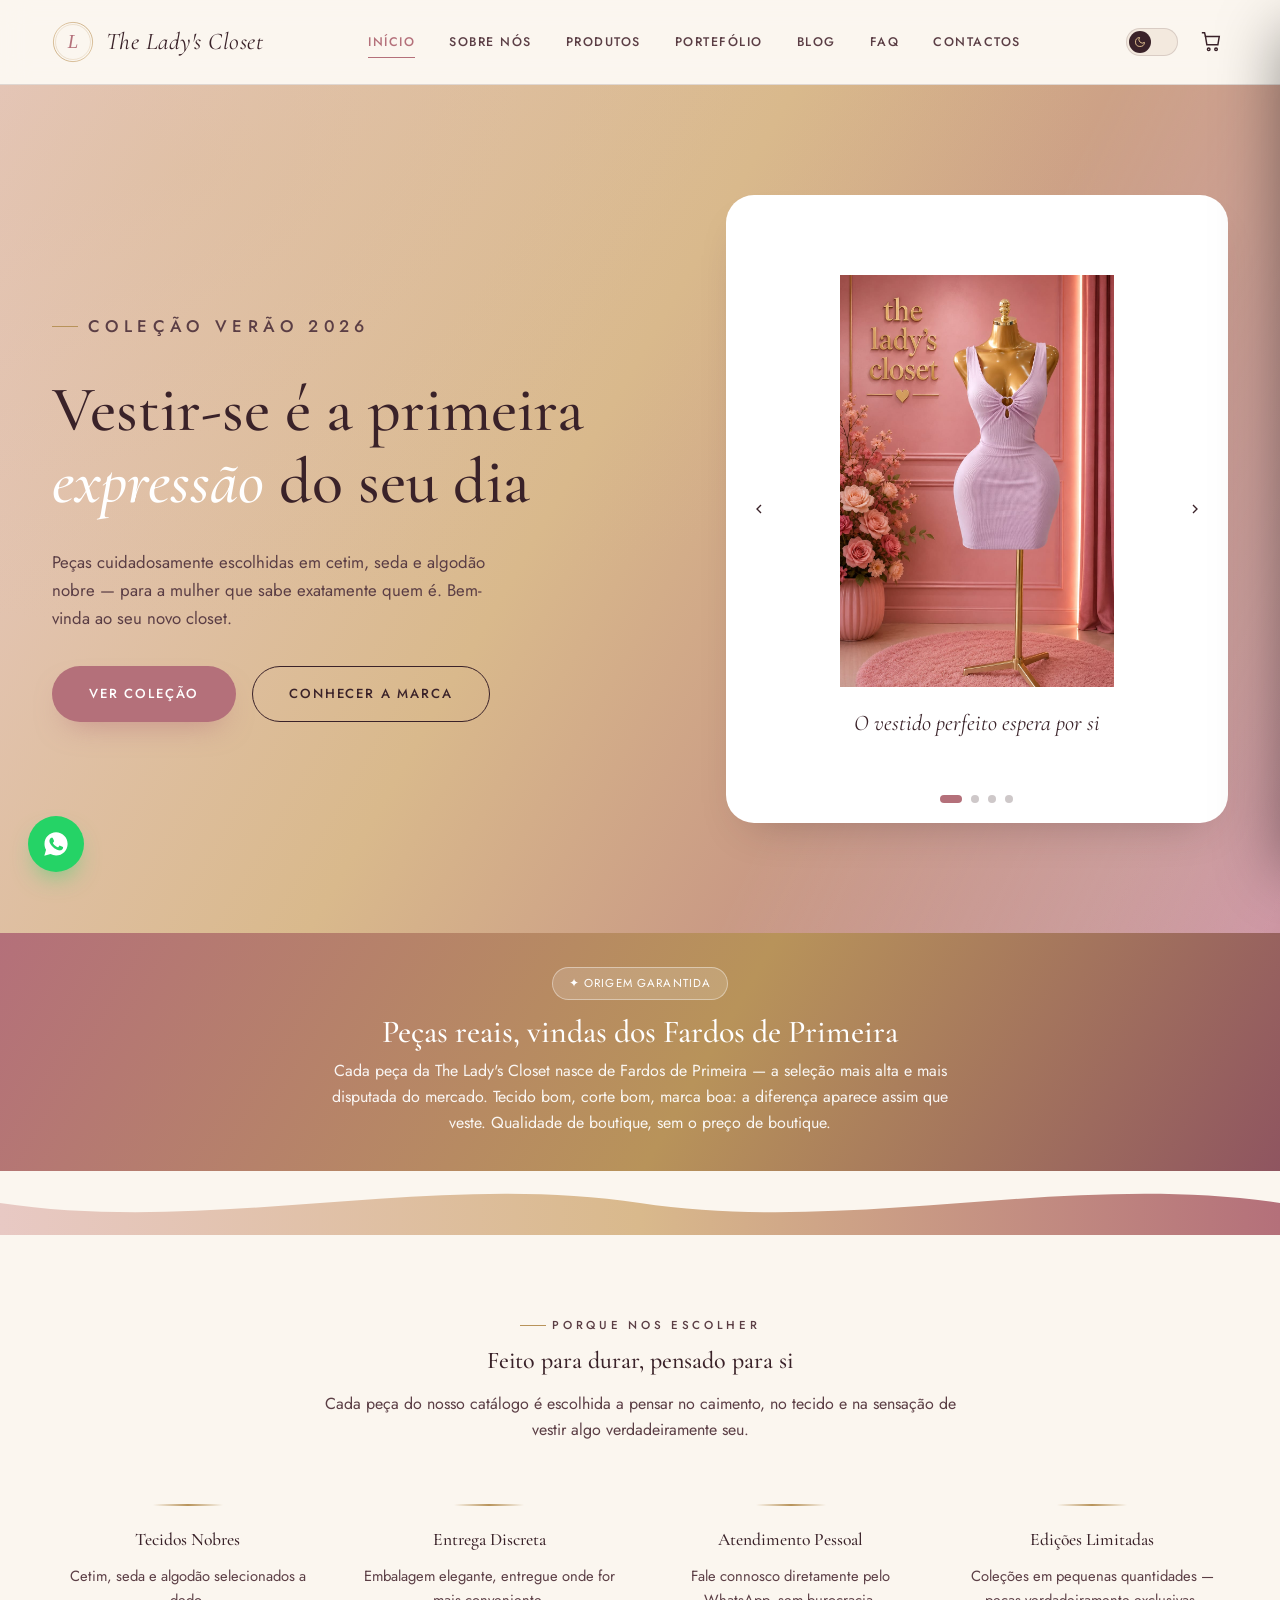
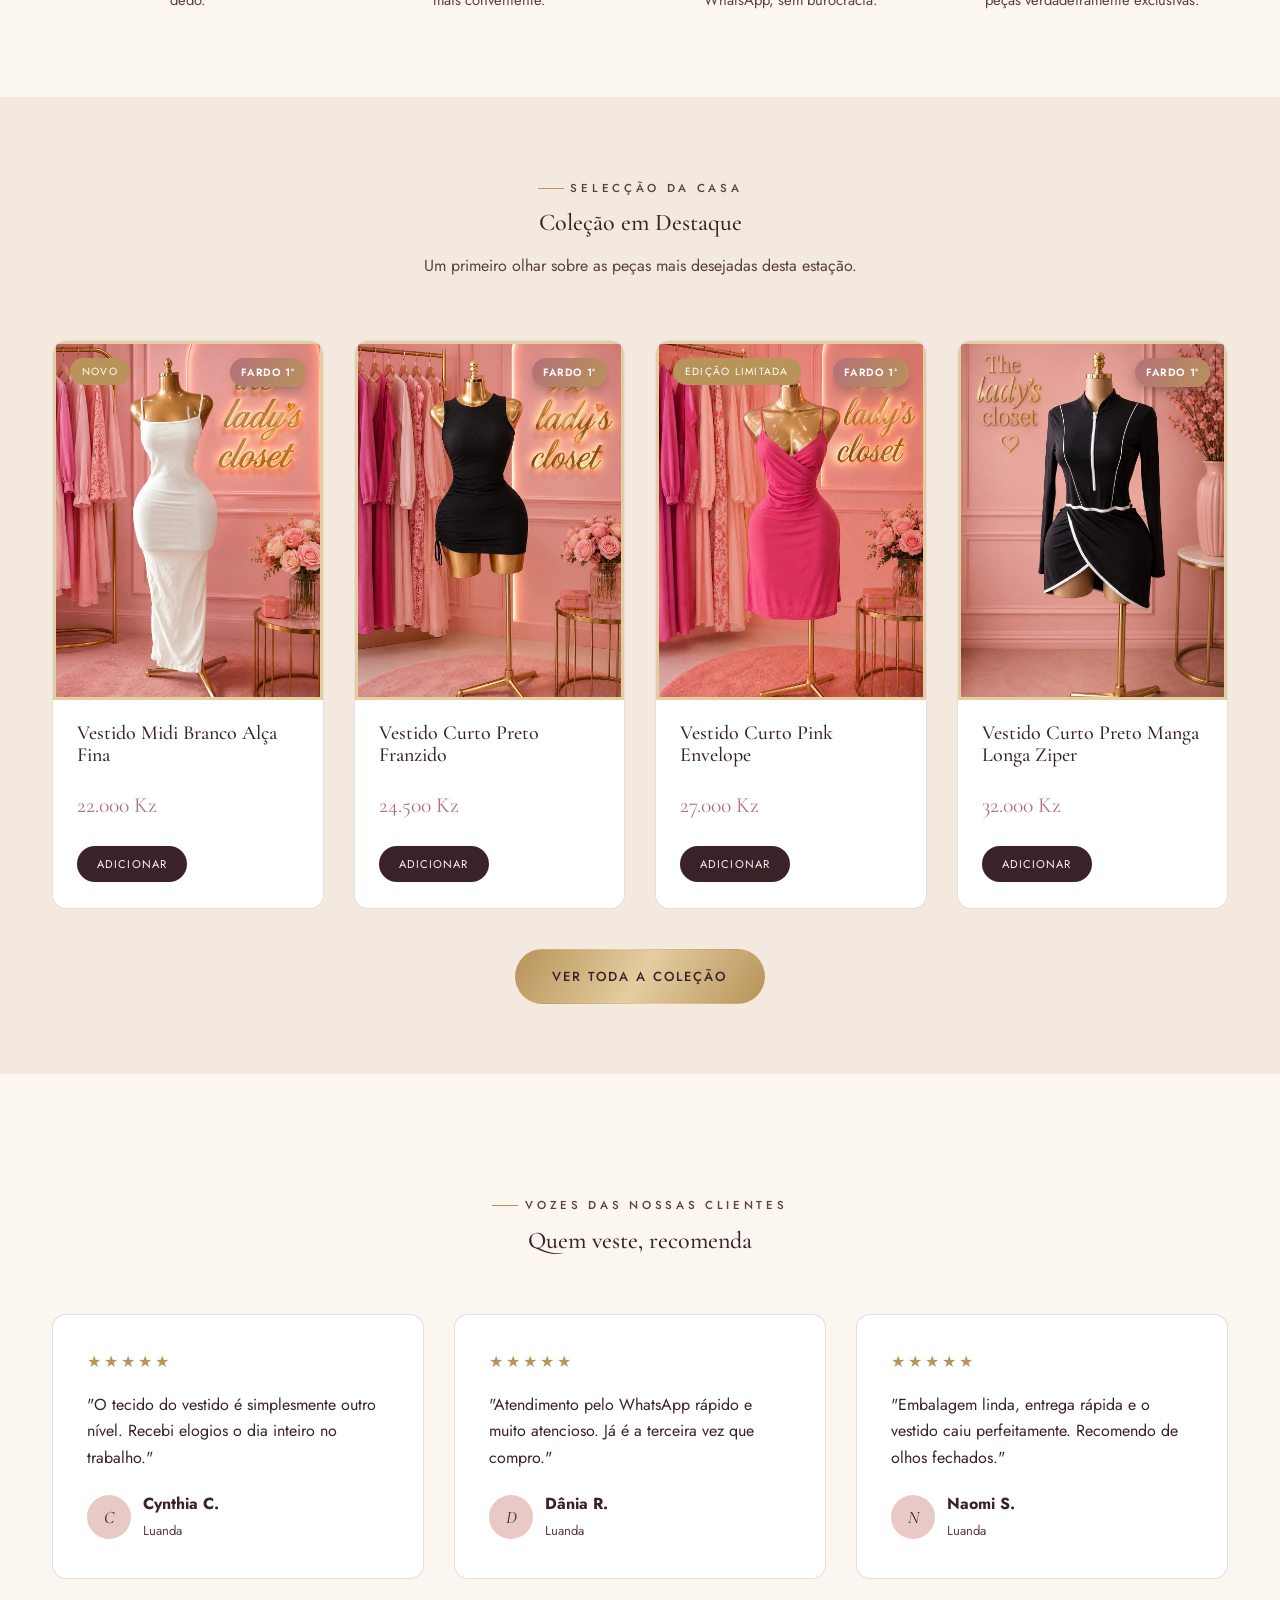
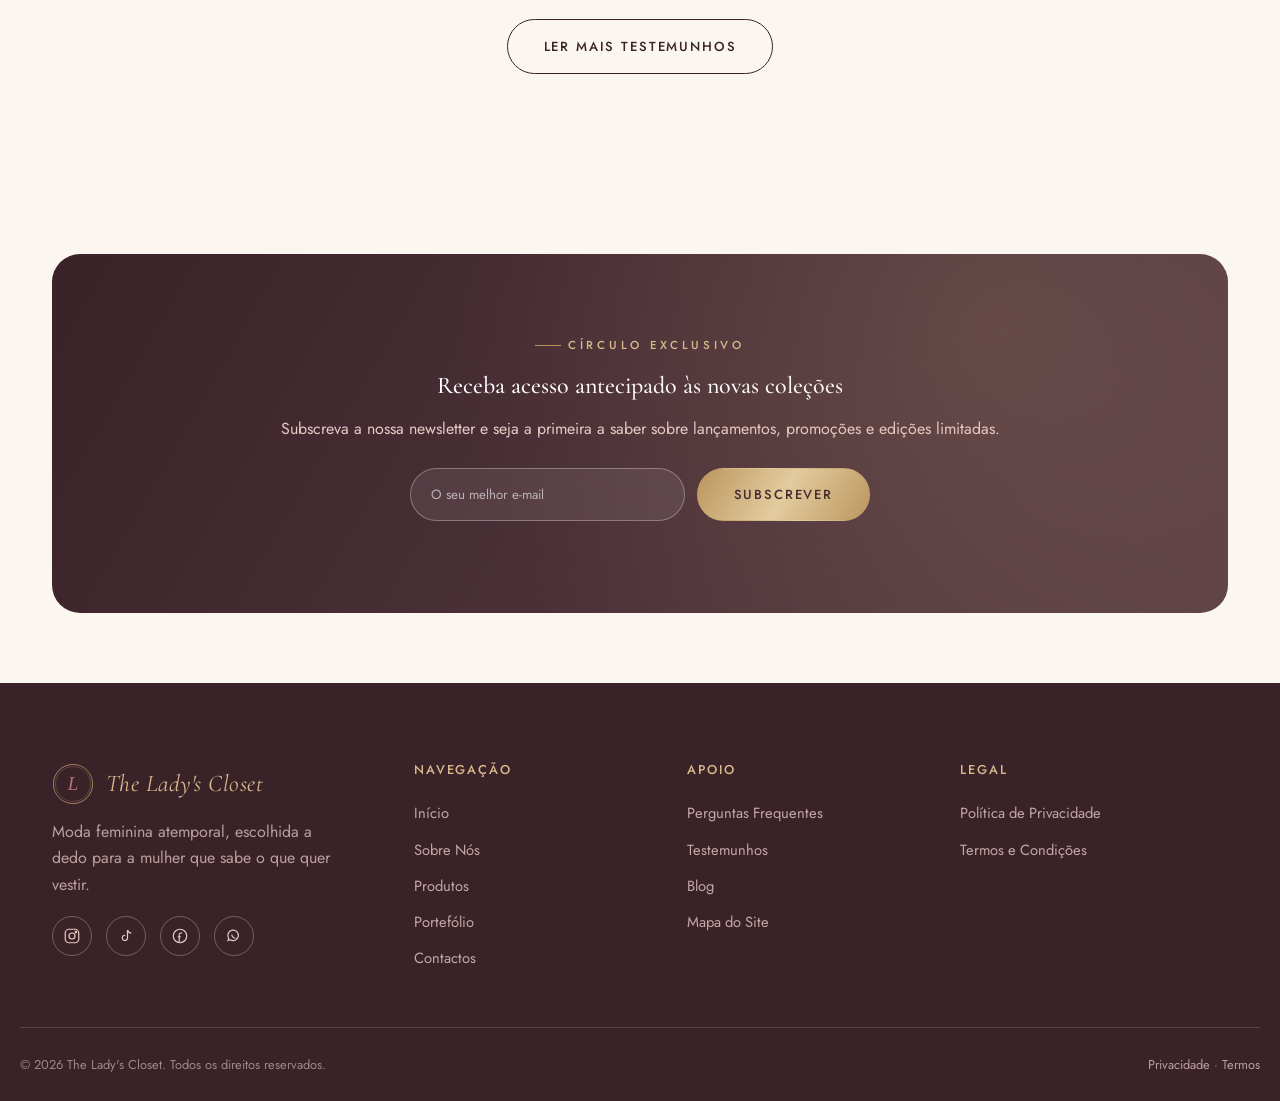
<file: index.html>
<!DOCTYPE html>
<html lang="pt">
<head>
  <!-- Google tag (gtag.js) -->
<script async src="https://www.googletagmanager.com/gtag/js?id=G-2V28P3K8R2"></script>
<script>
  window.dataLayer = window.dataLayer || [];
  function gtag(){dataLayer.push(arguments);}
  gtag('js', new Date());

  gtag('config', 'G-2V28P3K8R2');
</script>
<meta charset="UTF-8">
<meta name="viewport" content="width=device-width, initial-scale=1.0">
<title>The Lady's Closet — Moda feminina com alma e elegância</title>
<meta name="description" content="The Lady's Closet — boutique online de moda feminina. Peças atemporais, tecidos nobres e um atendimento pensado para si.">
<meta property="og:type" content="website">
<meta property="og:title" content="The Lady's Closet — Moda feminina com alma e elegância">
<meta property="og:description" content="The Lady's Closet — boutique online de moda feminina. Peças atemporais, tecidos nobres e um atendimento pensado para si.">
<meta property="og:image" content="Media/V6.jpg">
<meta property="og:locale" content="pt_PT">
<meta name="twitter:card" content="summary_large_image">
<meta name="twitter:title" content="The Lady's Closet — Moda feminina com alma e elegância">
<meta name="twitter:description" content="The Lady's Closet — boutique online de moda feminina. Peças atemporais, tecidos nobres e um atendimento pensado para si.">
<meta name="twitter:image" content="Media/V6.jpg">
<link rel="icon" href="Media/logo.svg" type="image/svg+xml">
<link rel="stylesheet" href="CSS/style.css">
</head>
<body>

<a href="#conteudo" class="skip-link">Saltar para o conteúdo</a>
<header class="navbar">
  <div class="container nav-inner">
    <a href="index.html" class="brand">
      <img src="Media/logo.svg" alt="Símbolo The Lady's Closet" loading="lazy" decoding="async">
      <span class="brand-name">The Lady's Closet</span>
    </a>
    <nav class="nav-links" id="menuPrincipal">
      <a href="index.html" class="ativo">Início</a>
      <a href="HTML/sobre-nos.html">Sobre Nós</a>
      <a href="HTML/produtos.html">Produtos</a>
      <a href="HTML/portfolio.html">Portefólio</a>
      <a href="HTML/blog.html">Blog</a>
      <a href="HTML/faq.html">FAQ</a>
      <a href="HTML/contactos.html">Contactos</a>
    </nav>
    <div class="nav-actions">
      <button class="toggle-escuro" aria-label="Alternar modo escuro">
        <span class="bola">
          <svg viewBox="0 0 24 24" fill="none" stroke="currentColor" stroke-width="2"><path d="M21 12.79A9 9 0 1 1 11.21 3 7 7 0 0 0 21 12.79z"/></svg>
        </span>
      </button>
      <button class="icon-btn" data-abrir-carrinho aria-label="Abrir carrinho">
        <svg viewBox="0 0 24 24" fill="none" stroke="currentColor" stroke-width="1.6"><path d="M6 6h15l-1.5 9h-12z"/><path d="M6 6 5 2H2"/><circle cx="9.5" cy="20" r="1.4"/><circle cx="17.5" cy="20" r="1.4"/></svg>
        <span class="cart-count">0</span>
      </button>
      <button class="nav-burger" aria-label="Abrir menu" aria-expanded="false" aria-controls="menuPrincipal">
        <span class="burger-linha"></span>
        <span class="burger-linha"></span>
        <span class="burger-linha"></span>
      </button>
    </div>
  </div>
</header>

<!-- HERO -->
<section id="conteudo" class="hero">
  <div class="container hero-grid">
    <div>
      <p class="eyebrow">Coleção Verão 2026</p>
      <h1>Vestir-se é a primeira <em>expressão</em> do seu dia</h1>
      <p>Peças cuidadosamente escolhidas em cetim, seda e algodão nobre — para a mulher que sabe exatamente quem é. Bem-vinda ao seu novo closet.</p>
      <div class="hero-actions">
        <a href="HTML/produtos.html" class="btn btn-primary">Ver Coleção</a>
        <a href="HTML/sobre-nos.html" class="btn btn-outline">Conhecer a Marca</a>
      </div>
    </div>
    <div class="hero-carrossel" data-carrossel data-intervalo="4500">
      <div class="carrossel-slide">
        <img src="Media/V6.jpg" alt="Vestido Curto Lilás Recorte Coração">
        <span>O vestido perfeito espera por si</span>
      </div>
      <div class="carrossel-slide">
        <img src="Media/V7.jpg" alt="Vestido Midi Rosa Canelado">
        <span>Destaque-se com elegância</span>
      </div>
      <div class="carrossel-slide">
        <img src="Media/V3.jpg" alt="Vestido Curto Branco Mangas Bufantes">
        <span>Exclusividade em cada peça</span>
      </div>
      <div class="carrossel-slide">
        <img src="Media/V12.jpg" alt="Vestido Midi Preto Alça Fina">
        <span>Tendências que encantam</span>
      </div>
      <button class="carrossel-seta prev" aria-label="Slide anterior"><svg viewBox="0 0 24 24" fill="none" stroke="currentColor" stroke-width="2"><path d="M15 18l-6-6 6-6"/></svg></button>
      <button class="carrossel-seta next" aria-label="Próximo slide"><svg viewBox="0 0 24 24" fill="none" stroke="currentColor" stroke-width="2"><path d="M9 18l6-6-6-6"/></svg></button>
      <div class="carrossel-dots"></div>
    </div>
  </div>
</section>

<section class="faixa-fardos">
  <div class="container">
    <span class="selo">✦ Origem garantida</span>
    <h2>Peças reais, vindas dos Fardos de Primeira</h2>
    <p>Cada peça da The Lady's Closet nasce de Fardos de Primeira — a seleção mais alta e mais disputada do mercado. Tecido bom, corte bom, marca boa: a diferença aparece assim que veste. Qualidade de boutique, sem o preço de boutique.</p>
  </div>
</section>

<svg width="0" height="0" style="position:absolute">
  <defs>
    <linearGradient id="ribbonGradGlobal" x1="0%" y1="0%" x2="100%" y2="0%">
      <stop offset="0%" stop-color="#E8C9C4"/>
      <stop offset="50%" stop-color="#D9B98C"/>
      <stop offset="100%" stop-color="#B4707A"/>
    </linearGradient>
  </defs>
</svg>
<svg class="ribbon-divider" viewBox="0 0 1200 60" preserveAspectRatio="none"><path d="M0 30 C 200 60, 400 0, 600 30 C 800 60, 1000 0, 1200 30 L1200 60 L0 60 Z"></path></svg>

<!-- SOBRE / DIFERENCIAIS -->
<section class="section-tight">
  <div class="container">
    <div class="section-head reveal">
      <p class="eyebrow">Porque nos escolher</p>
      <h2>Feito para durar, pensado para si</h2>
      <p>Cada peça do nosso catálogo é escolhida a pensar no caimento, no tecido e na sensação de vestir algo verdadeiramente seu.</p>
    </div>
    <div class="grid grid-4">
      <div class="text-center reveal">
        <div class="divisor-ouro"></div>
        <h3 style="font-size:1.1rem">Tecidos Nobres</h3>
        <p style="color:var(--text-soft); font-size:.92rem">Cetim, seda e algodão selecionados a dedo.</p>
      </div>
      <div class="text-center reveal">
        <div class="divisor-ouro"></div>
        <h3 style="font-size:1.1rem">Entrega Discreta</h3>
        <p style="color:var(--text-soft); font-size:.92rem">Embalagem elegante, entregue onde for mais conveniente.</p>
      </div>
      <div class="text-center reveal">
        <div class="divisor-ouro"></div>
        <h3 style="font-size:1.1rem">Atendimento Pessoal</h3>
        <p style="color:var(--text-soft); font-size:.92rem">Fale connosco diretamente pelo WhatsApp, sem burocracia.</p>
      </div>
      <div class="text-center reveal">
        <div class="divisor-ouro"></div>
        <h3 style="font-size:1.1rem">Edições Limitadas</h3>
        <p style="color:var(--text-soft); font-size:.92rem">Coleções em pequenas quantidades — peças verdadeiramente exclusivas.</p>
      </div>
    </div>
  </div>
</section>

<!-- COLEÇÃO EM DESTAQUE -->
<section class="section-tight" style="background:var(--bg-alt)">
  <div class="container">
    <div class="section-head reveal">
      <p class="eyebrow">Selecção da Casa</p>
      <h2>Coleção em Destaque</h2>
      <p>Um primeiro olhar sobre as peças mais desejadas desta estação.</p>
    </div>
    <div class="grid grid-4">
      <div class="card reveal">
        <div class="card-media"><span class="tag-gold">Novo</span><span class="tag-fardo">Fardo 1ª</span><img src="Media/V10.jpg" alt="Vestido Midi Branco Alça Fina" loading="lazy" decoding="async"></div>
        <div class="card-body">
          <h3>Vestido Midi Branco Alça Fina</h3>
          <p class="preco">22.000 Kz</p>
          <div class="card-actions">
            <button class="add-carrinho" data-id="v10" data-nome="Vestido Midi Branco Alça Fina" data-preco="22000" data-imagem="Media/V10.jpg">Adicionar</button>
          </div>
        </div>
      </div>
      <div class="card reveal">
        <div class="card-media"><span class="tag-fardo">Fardo 1ª</span><img src="Media/V11.jpg" alt="Vestido Curto Preto Franzido" loading="lazy" decoding="async"></div>
        <div class="card-body">
          <h3>Vestido Curto Preto Franzido</h3>
          <p class="preco">24.500 Kz</p>
          <div class="card-actions">
            <button class="add-carrinho" data-id="v11" data-nome="Vestido Curto Preto Franzido" data-preco="24500" data-imagem="Media/V11.jpg">Adicionar</button>
          </div>
        </div>
      </div>
      <div class="card reveal">
        <div class="card-media"><span class="tag-gold">Edição Limitada</span><span class="tag-fardo">Fardo 1ª</span><img src="Media/V15.jpg" alt="Vestido Curto Pink Envelope" loading="lazy" decoding="async"></div>
        <div class="card-body">
          <h3>Vestido Curto Pink Envelope</h3>
          <p class="preco">27.000 Kz</p>
          <div class="card-actions">
            <button class="add-carrinho" data-id="v15" data-nome="Vestido Curto Pink Envelope" data-preco="27000" data-imagem="Media/V15.jpg">Adicionar</button>
          </div>
        </div>
      </div>
      <div class="card reveal">
        <div class="card-media"><span class="tag-fardo">Fardo 1ª</span><img src="Media/V16.jpg" alt="Vestido Curto Preto Manga Longa Ziper" loading="lazy" decoding="async"></div>
        <div class="card-body">
          <h3>Vestido Curto Preto Manga Longa Ziper</h3>
          <p class="preco">32.000 Kz</p>
          <div class="card-actions">
            <button class="add-carrinho" data-id="v16" data-nome="Vestido Curto Preto Manga Longa Ziper" data-preco="32000" data-imagem="Media/V16.jpg">Adicionar</button>
          </div>
        </div>
      </div>
    </div>
    <div class="text-center mt-40 reveal">
      <a href="HTML/produtos.html" class="btn btn-gold">Ver Toda a Coleção</a>
    </div>
  </div>
</section>

<!-- DEPOIMENTOS RESUMO -->
<section>
  <div class="container">
    <div class="section-head reveal">
      <p class="eyebrow">Vozes das nossas clientes</p>
      <h2>Quem veste, recomenda</h2>
    </div>
    <div class="grid grid-3">
      <div class="depoimento-card reveal">
        <div class="estrelas">★★★★★</div>
        <p>"O tecido do vestido é simplesmente outro nível. Recebi elogios o dia inteiro no trabalho."</p>
        <div class="depoimento-autor">
          <div class="avatar-inicial">C</div>
          <div><strong>Cynthia C.</strong><br><span style="font-size:.82rem; color:var(--text-soft)">Luanda</span></div>
        </div>
      </div>
      <div class="depoimento-card reveal">
        <div class="estrelas">★★★★★</div>
        <p>"Atendimento pelo WhatsApp rápido e muito atencioso. Já é a terceira vez que compro."</p>
        <div class="depoimento-autor">
          <div class="avatar-inicial">D</div>
          <div><strong>Dânia R.</strong><br><span style="font-size:.82rem; color:var(--text-soft)">Luanda</span></div>
        </div>
      </div>
      <div class="depoimento-card reveal">
        <div class="estrelas">★★★★★</div>
        <p>"Embalagem linda, entrega rápida e o vestido caiu perfeitamente. Recomendo de olhos fechados."</p>
        <div class="depoimento-autor">
          <div class="avatar-inicial">N</div>
          <div><strong>Naomi S.</strong><br><span style="font-size:.82rem; color:var(--text-soft)">Luanda</span></div>
        </div>
      </div>
    </div>
    <div class="text-center mt-40 reveal">
      <a href="HTML/depoimentos.html" class="btn btn-outline">Ler Mais Testemunhos</a>
    </div>
  </div>
</section>

<!-- NEWSLETTER -->
<section class="section-tight">
  <div class="container">
    <div class="newsletter reveal">
      <p class="eyebrow" style="color:var(--champagne)">Círculo Exclusivo</p>
      <h2>Receba acesso antecipado às novas coleções</h2>
      <p>Subscreva a nossa newsletter e seja a primeira a saber sobre lançamentos, promoções e edições limitadas.</p>
      <form class="newsletter-form">
        <input type="email" placeholder="O seu melhor e-mail" required>
        <button type="submit" class="btn btn-gold">Subscrever</button>
      </form>
      <p class="newsletter-msg"></p>
    </div>
  </div>
</section>

<!-- CARRINHO -->
<div class="carrinho-overlay" id="carrinhoOverlay"></div>
<aside class="carrinho-drawer" id="carrinhoDrawer">
  <div class="carrinho-cabecalho">
    <h3>O Seu Carrinho</h3>
    <button class="icon-btn" data-fechar-carrinho aria-label="Fechar carrinho">
      <svg viewBox="0 0 24 24" fill="none" stroke="currentColor" stroke-width="1.6"><path d="M6 6l12 12M18 6L6 18"/></svg>
    </button>
  </div>
  <div class="carrinho-itens" id="carrinhoItens"></div>
  <div class="carrinho-rodape">
    <div class="carrinho-total"><span>Total</span><span id="carrinhoTotal">0 Kz</span></div>
    <button class="btn btn-primary btn-block" id="finalizarPedido">Finalizar pelo WhatsApp</button>
  </div>
</aside>

<footer>
  <div class="container footer-grid">
    <div class="footer-brand">
      <a href="index.html" class="brand"><img src="Media/logo.svg" alt="Logótipo" loading="lazy" decoding="async"><span class="brand-name" style="color:var(--champagne)">The Lady's Closet</span></a>
      <p>Moda feminina atemporal, escolhida a dedo para a mulher que sabe o que quer vestir.</p>
      <div class="social-row">
        <a href="https://instagram.com/the_ladys_closet.ao" target="_blank" rel="noopener" aria-label="Instagram"><svg viewBox="0 0 24 24" fill="none" stroke="currentColor" stroke-width="1.6"><rect x="3" y="3" width="18" height="18" rx="5"/><circle cx="12" cy="12" r="4"/><circle cx="17.2" cy="6.8" r="1"/></svg></a>
        <a href="https://tiktok.com" target="_blank" rel="noopener" aria-label="TikTok"><svg viewBox="0 0 24 24" fill="none" stroke="currentColor" stroke-width="1.6"><path d="M14 4v10.5a3.5 3.5 0 1 1-3-3.46"/><path d="M14 4c.7 2.4 2.4 4 5 4.2"/></svg></a>
        <a href="https://facebook.com/theladyscloset" target="_blank" rel="noopener" aria-label="Facebook"><svg viewBox="0 0 24 24" fill="none" stroke="currentColor" stroke-width="1.6"><path d="M15 8h-2a2 2 0 0 0-2 2v10M9 13h4"/><circle cx="12" cy="12" r="9"/></svg></a>
        <a href="https://wa.me/244954251078?text=Olá!%20Gostaria%20de%20saber%20mais%20sobre%20os%20produtos." target="_blank" rel="noopener" aria-label="WhatsApp"><svg viewBox="0 0 24 24" fill="none" stroke="currentColor" stroke-width="1.6"><path d="M7 17l-3 1 1-3a7 7 0 1 1 2 2z"/><path d="M9 10c0 2.5 2.5 5 5 5"/></svg></a>
      </div>
    </div>
    <div class="footer-col">
      <h4>Navegação</h4>
      <a href="index.html">Início</a>
      <a href="HTML/sobre-nos.html">Sobre Nós</a>
      <a href="HTML/produtos.html">Produtos</a>
      <a href="HTML/portfolio.html">Portefólio</a>
      <a href="HTML/contactos.html">Contactos</a>
    </div>
    <div class="footer-col">
      <h4>Apoio</h4>
      <a href="HTML/faq.html">Perguntas Frequentes</a>
      <a href="HTML/depoimentos.html">Testemunhos</a>
      <a href="HTML/blog.html">Blog</a>
      <a href="HTML/mapa-do-site.html">Mapa do Site</a>
    </div>
    <div class="footer-col">
      <h4>Legal</h4>
      <a href="HTML/privacidade.html">Política de Privacidade</a>
      <a href="HTML/termos.html">Termos e Condições</a>
    </div>
  </div>
  <div class="container footer-bottom">
    <span>© 2026 The Lady's Closet. Todos os direitos reservados.</span>
    <span><a href="HTML/privacidade.html">Privacidade</a> · <a href="HTML/termos.html">Termos</a></span>
  </div>
</footer>


<a class="whatsapp-flutuante" href="https://wa.me/244954251078?text=Ol%C3%A1!%20Gostaria%20de%20saber%20mais%20sobre%20os%20produtos." target="_blank" rel="noopener" aria-label="Falar connosco no WhatsApp">
  <svg viewBox="0 0 24 24" fill="currentColor"><path d="M12.04 2C6.58 2 2.13 6.45 2.13 11.91c0 1.77.46 3.45 1.34 4.95L2 22l5.29-1.39a9.9 9.9 0 0 0 4.75 1.21h.01c5.46 0 9.9-4.45 9.9-9.91C21.96 6.45 17.5 2 12.04 2Zm5.8 14.1c-.24.68-1.4 1.3-1.93 1.36-.5.06-1.03.26-3.45-.72-2.9-1.16-4.77-4.06-4.92-4.25-.14-.19-1.18-1.57-1.18-3 0-1.43.75-2.13 1.02-2.42.27-.29.6-.36.79-.36h.57c.19 0 .43-.03.66.5.24.55.81 1.9.88 2.04.07.14.12.3.02.49-.1.19-.15.3-.29.46-.15.17-.31.37-.44.5-.15.14-.3.3-.13.6.17.29.75 1.24 1.62 2 1.11 1 2.05 1.31 2.34 1.46.29.14.46.12.63-.07.17-.19.72-.84.92-1.13.19-.29.38-.24.63-.14.26.1 1.63.77 1.91.91.28.14.46.21.53.34.07.12.07.7-.17 1.38Z"/></svg>
</a>
<button id="botaoTopo" aria-label="Voltar ao topo">
  <svg viewBox="0 0 24 24" fill="none" stroke="currentColor" stroke-width="2"><path d="M12 19V5M5 12l7-7 7 7"/></svg>
</button>

<script src="JS/modo-escuro.js"></script>
<script src="JS/carrossel.js"></script>
<script src="JS/carrinho.js"></script>
<script src="JS/principal.js"></script>
<script src="JS/botao-voltar-topo.js"></script>
</body>
</html>
</file>
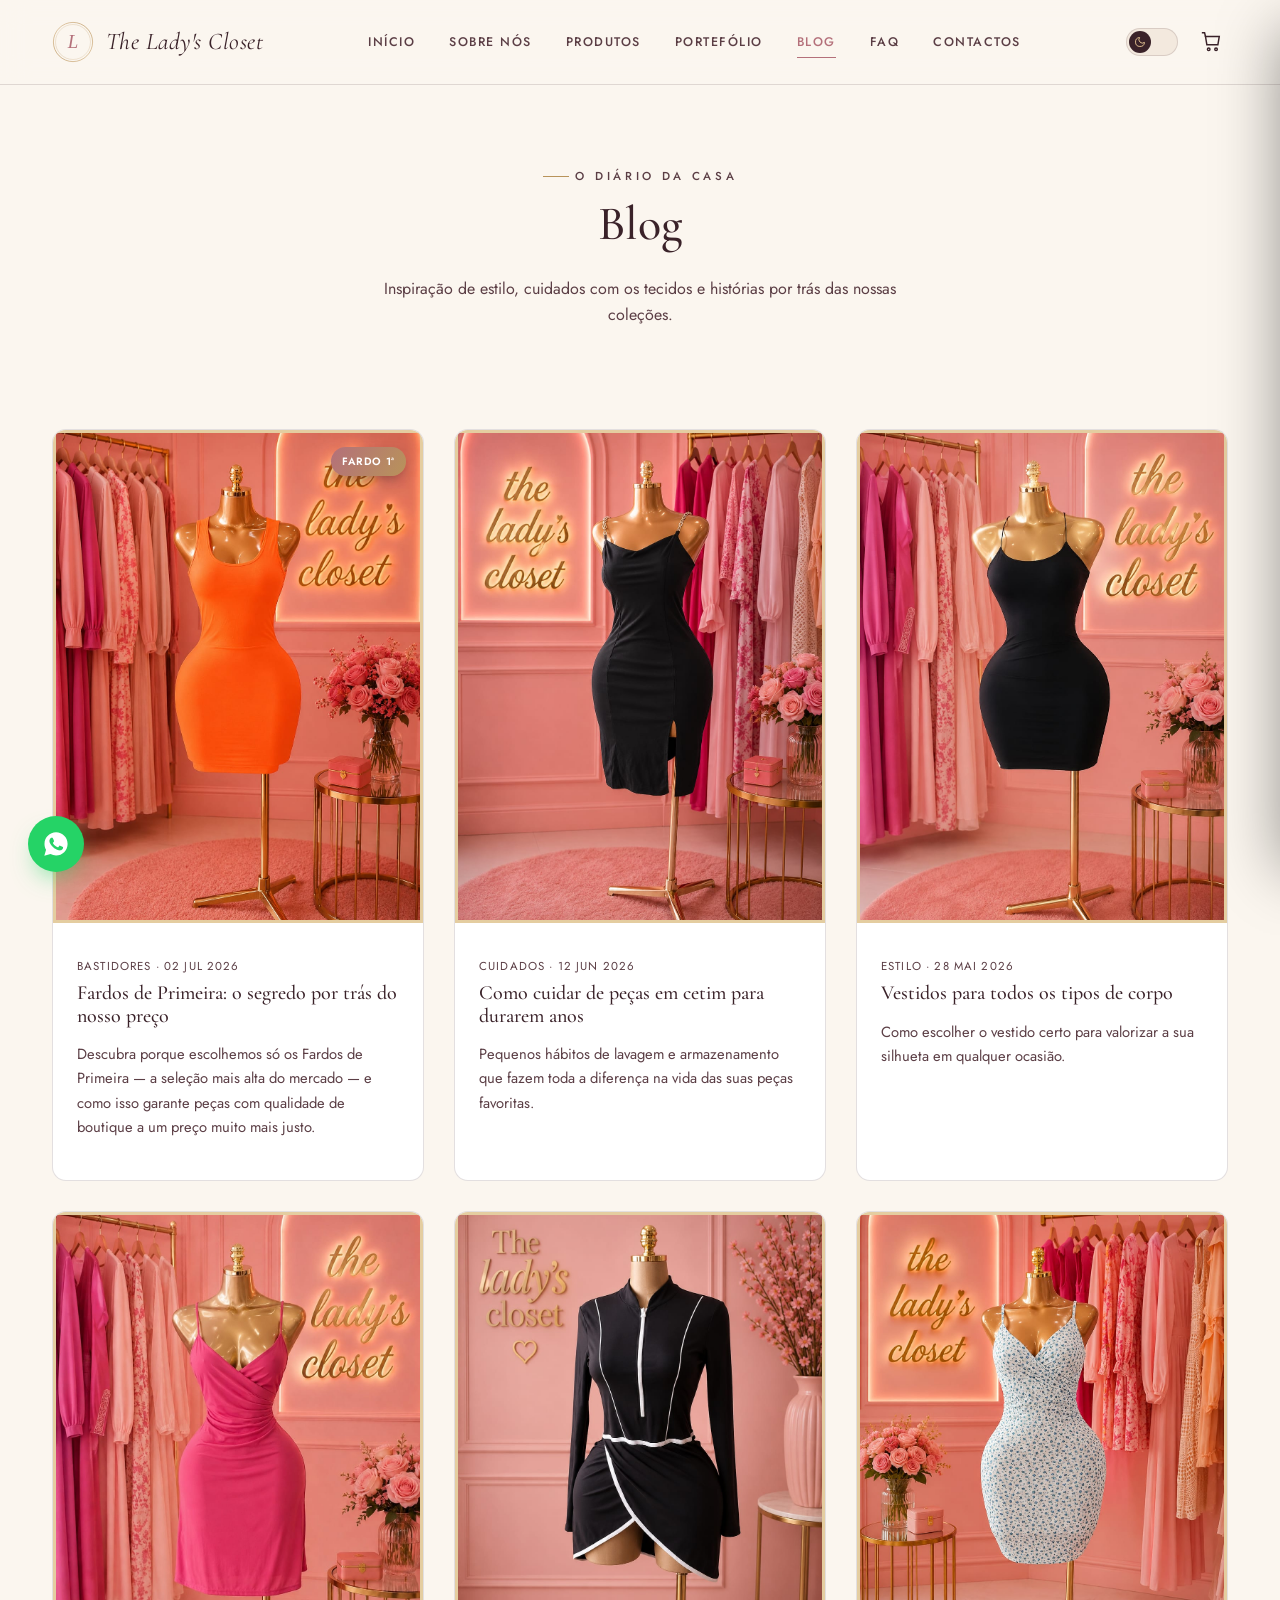
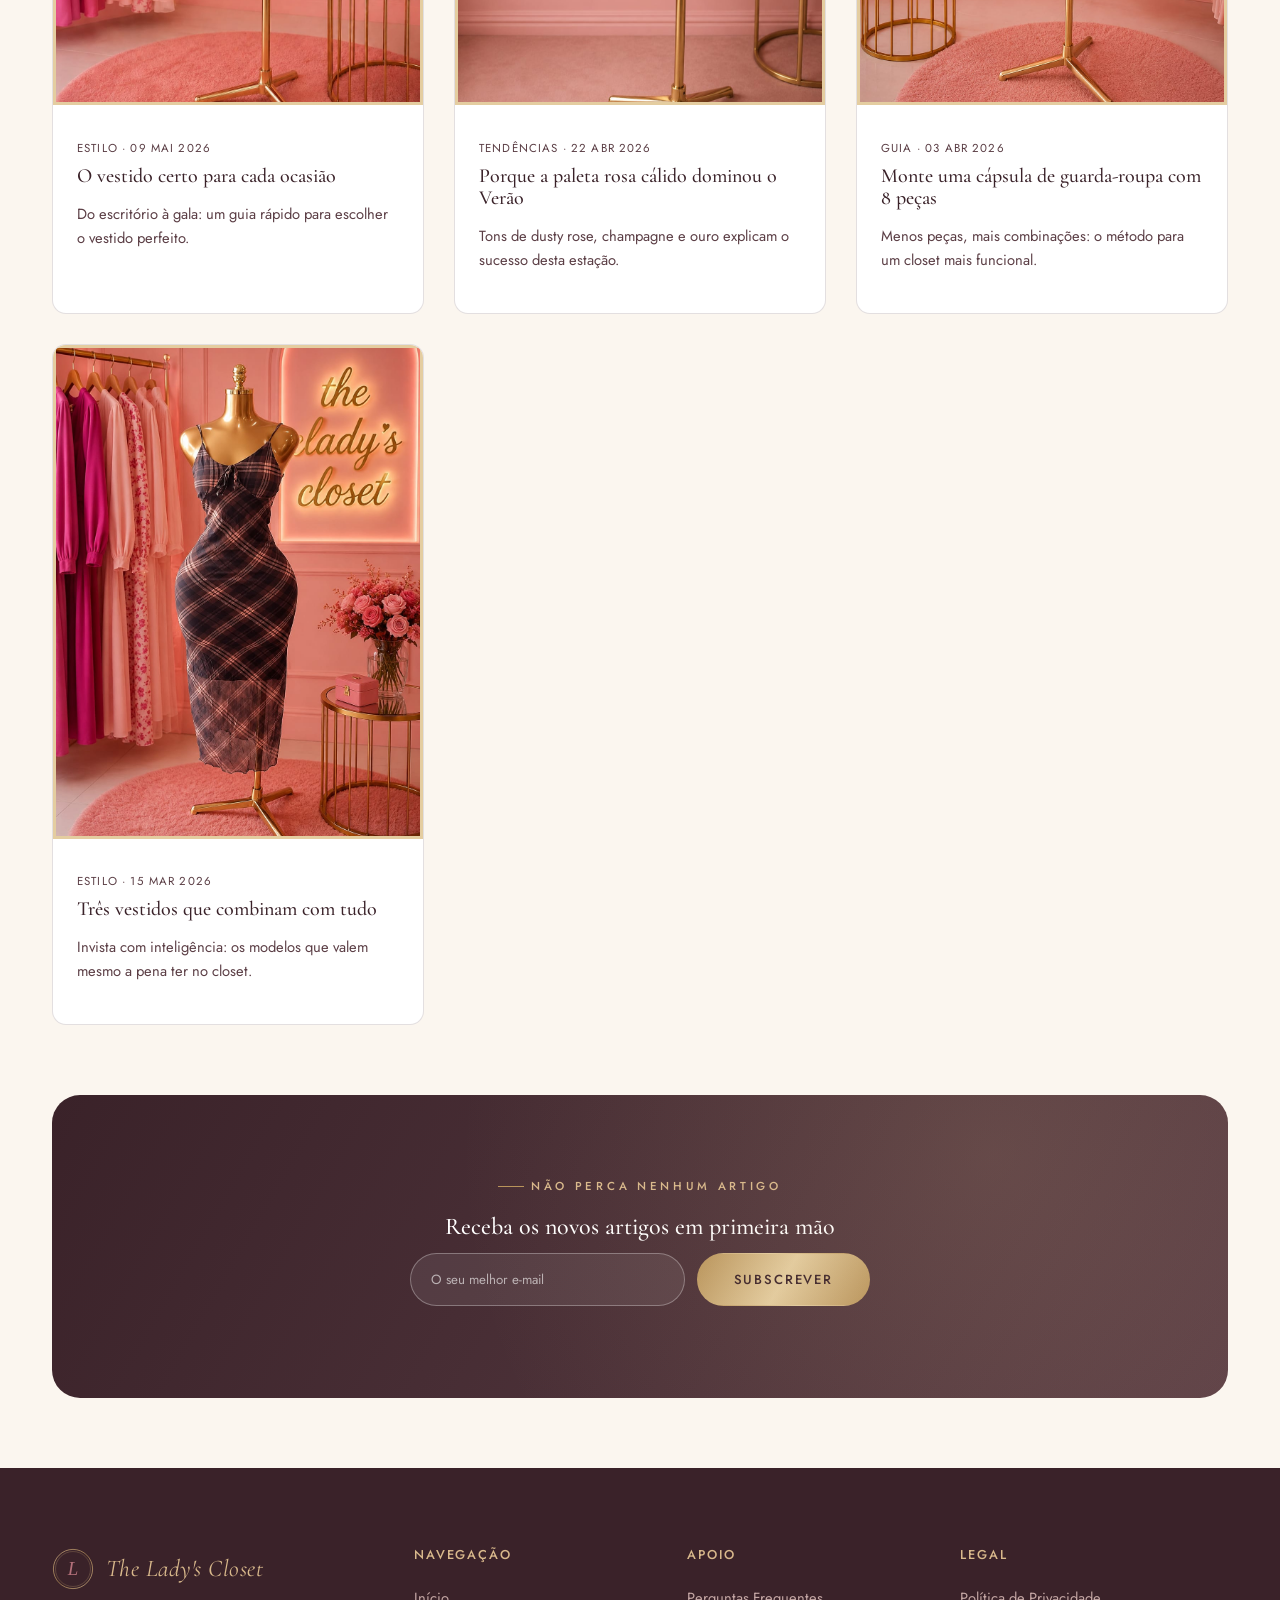
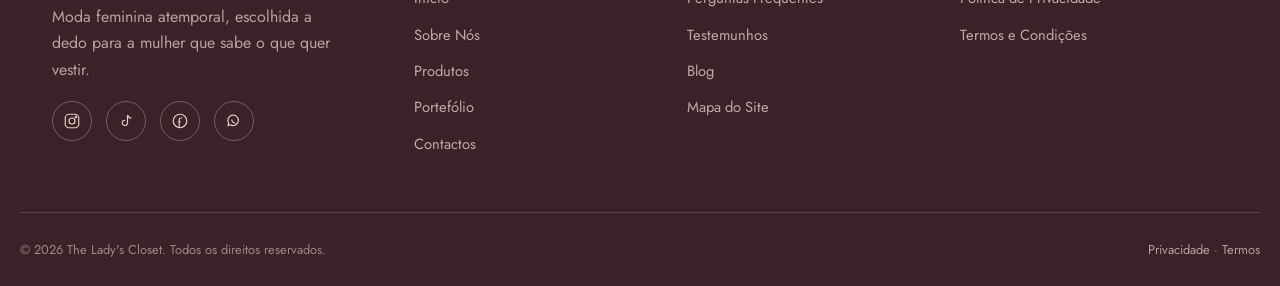
<file: HTML/blog.html>
<!DOCTYPE html>
<html lang="pt">
<head>
  <!-- Google tag (gtag.js) -->
<script async src="https://www.googletagmanager.com/gtag/js?id=G-2V28P3K8R2"></script>
<script>
  window.dataLayer = window.dataLayer || [];
  function gtag(){dataLayer.push(arguments);}
  gtag('js', new Date());

  gtag('config', 'G-2V28P3K8R2');
</script>
<meta charset="UTF-8">
<meta name="viewport" content="width=device-width, initial-scale=1.0">
<title>Blog — The Lady's Closet</title>
<meta name="description" content="Dicas de estilo, cuidados com tecidos e novidades das coleções no blog da The Lady's Closet.">
<meta property="og:type" content="website">
<meta property="og:title" content="Blog — The Lady's Closet">
<meta property="og:description" content="Dicas de estilo, cuidados com tecidos e novidades das coleções no blog da The Lady's Closet.">
<meta property="og:image" content="../Media/V6.jpg">
<meta property="og:locale" content="pt_PT">
<meta name="twitter:card" content="summary_large_image">
<meta name="twitter:title" content="Blog — The Lady's Closet">
<meta name="twitter:description" content="Dicas de estilo, cuidados com tecidos e novidades das coleções no blog da The Lady's Closet.">
<meta name="twitter:image" content="../Media/V6.jpg">
<link rel="icon" href="../Media/logo.svg" type="image/svg+xml">
<link rel="stylesheet" href="../CSS/style.css">
</head>
<body>

<a href="#conteudo" class="skip-link">Saltar para o conteúdo</a>
<header class="navbar">
  <div class="container nav-inner">
    <a href="../index.html" class="brand"><img src="../Media/logo.svg" alt="Símbolo The Lady's Closet" loading="lazy" decoding="async"><span class="brand-name">The Lady's Closet</span></a>
    <nav class="nav-links" id="menuPrincipal">
      <a href="../index.html">Início</a>
      <a href="sobre-nos.html">Sobre Nós</a>
      <a href="produtos.html">Produtos</a>
      <a href="portfolio.html">Portefólio</a>
      <a href="blog.html" class="ativo">Blog</a>
      <a href="faq.html">FAQ</a>
      <a href="contactos.html">Contactos</a>
    </nav>
    <div class="nav-actions">
      <button class="toggle-escuro" aria-label="Alternar modo escuro"><span class="bola"><svg viewBox="0 0 24 24" fill="none" stroke="currentColor" stroke-width="2"><path d="M21 12.79A9 9 0 1 1 11.21 3 7 7 0 0 0 21 12.79z"/></svg></span></button>
      <button class="icon-btn" data-abrir-carrinho aria-label="Abrir carrinho"><svg viewBox="0 0 24 24" fill="none" stroke="currentColor" stroke-width="1.6"><path d="M6 6h15l-1.5 9h-12z"/><path d="M6 6 5 2H2"/><circle cx="9.5" cy="20" r="1.4"/><circle cx="17.5" cy="20" r="1.4"/></svg><span class="cart-count">0</span></button>
      <button class="nav-burger" aria-label="Abrir menu" aria-expanded="false" aria-controls="menuPrincipal">
        <span class="burger-linha"></span>
        <span class="burger-linha"></span>
        <span class="burger-linha"></span>
      </button>
    </div>
  </div>
</header>

<section id="conteudo" style="padding-top:70px; padding-bottom:20px">
  <div class="container section-head">
    <p class="eyebrow" style="justify-content:center">O Diário da Casa</p>
    <h1 style="font-size:clamp(2rem,4vw,3rem)">Blog</h1>
    <p>Inspiração de estilo, cuidados com os tecidos e histórias por trás das nossas coleções.</p>
  </div>
</section>

<section class="section-tight" style="padding-top:20px">
  <div class="container grid grid-3">

    <article class="card reveal">
      <div class="card-media"><span class="tag-fardo">Fardo 1ª</span><img src="../Media/V19.jpg" alt="Vestido Curto Laranja Alça Larga" loading="lazy" decoding="async"></div>
      <div class="card-body">
        <p class="post-meta">Bastidores · 02 Jul 2026</p>
        <h3>Fardos de Primeira: o segredo por trás do nosso preço</h3>
        <p style="color:var(--text-soft); font-size:.92rem">Descubra porque escolhemos só os Fardos de Primeira — a seleção mais alta do mercado — e como isso garante peças com qualidade de boutique a um preço muito mais justo.</p>
      </div>
    </article>

    <article class="card reveal">
      <div class="card-media"><img src="../Media/V13.jpg" alt="Vestido Curto Preto Fenda Lateral" loading="lazy" decoding="async"></div>
      <div class="card-body">
        <p class="post-meta">Cuidados · 12 Jun 2026</p>
        <h3>Como cuidar de peças em cetim para durarem anos</h3>
        <p style="color:var(--text-soft); font-size:.92rem">Pequenos hábitos de lavagem e armazenamento que fazem toda a diferença na vida das suas peças favoritas.</p>
      </div>
    </article>

    <article class="card reveal">
      <div class="card-media"><img src="../Media/V14.jpg" alt="Vestido Curto Preto Alça Fina" loading="lazy" decoding="async"></div>
      <div class="card-body">
        <p class="post-meta">Estilo · 28 Mai 2026</p>
        <h3>Vestidos para todos os tipos de corpo</h3>
        <p style="color:var(--text-soft); font-size:.92rem">Como escolher o vestido certo para valorizar a sua silhueta em qualquer ocasião.</p>
      </div>
    </article>

    <article class="card reveal">
      <div class="card-media"><img src="../Media/V15.jpg" alt="Vestido Curto Pink Envelope" loading="lazy" decoding="async"></div>
      <div class="card-body">
        <p class="post-meta">Estilo · 09 Mai 2026</p>
        <h3>O vestido certo para cada ocasião</h3>
        <p style="color:var(--text-soft); font-size:.92rem">Do escritório à gala: um guia rápido para escolher o vestido perfeito.</p>
      </div>
    </article>

    <article class="card reveal">
      <div class="card-media"><img src="../Media/V16.jpg" alt="Vestido Curto Preto Manga Longa Ziper" loading="lazy" decoding="async"></div>
      <div class="card-body">
        <p class="post-meta">Tendências · 22 Abr 2026</p>
        <h3>Porque a paleta rosa cálido dominou o Verão</h3>
        <p style="color:var(--text-soft); font-size:.92rem">Tons de dusty rose, champagne e ouro explicam o sucesso desta estação.</p>
      </div>
    </article>

    <article class="card reveal">
      <div class="card-media"><img src="../Media/V17.jpg" alt="Vestido Curto Floral Azul Envelope" loading="lazy" decoding="async"></div>
      <div class="card-body">
        <p class="post-meta">Guia · 03 Abr 2026</p>
        <h3>Monte uma cápsula de guarda-roupa com 8 peças</h3>
        <p style="color:var(--text-soft); font-size:.92rem">Menos peças, mais combinações: o método para um closet mais funcional.</p>
      </div>
    </article>

    <article class="card reveal">
      <div class="card-media"><img src="../Media/V18.jpg" alt="Vestido Midi Xadrez Transparência" loading="lazy" decoding="async"></div>
      <div class="card-body">
        <p class="post-meta">Estilo · 15 Mar 2026</p>
        <h3>Três vestidos que combinam com tudo</h3>
        <p style="color:var(--text-soft); font-size:.92rem">Invista com inteligência: os modelos que valem mesmo a pena ter no closet.</p>
      </div>
    </article>

  </div>
</section>

<section class="section-tight" style="padding-top:0">
  <div class="container">
    <div class="newsletter reveal">
      <p class="eyebrow" style="color:var(--champagne)">Não perca nenhum artigo</p>
      <h2>Receba os novos artigos em primeira mão</h2>
      <form class="newsletter-form">
        <input type="email" placeholder="O seu melhor e-mail" required>
        <button type="submit" class="btn btn-gold">Subscrever</button>
      </form>
      <p class="newsletter-msg"></p>
    </div>
  </div>
</section>

<div class="carrinho-overlay" id="carrinhoOverlay"></div>
<aside class="carrinho-drawer" id="carrinhoDrawer">
  <div class="carrinho-cabecalho"><h3>O Seu Carrinho</h3>
    <button class="icon-btn" data-fechar-carrinho aria-label="Fechar carrinho"><svg viewBox="0 0 24 24" fill="none" stroke="currentColor" stroke-width="1.6"><path d="M6 6l12 12M18 6L6 18"/></svg></button>
  </div>
  <div class="carrinho-itens" id="carrinhoItens"></div>
  <div class="carrinho-rodape">
    <div class="carrinho-total"><span>Total</span><span id="carrinhoTotal">0 Kz</span></div>
    <button class="btn btn-primary btn-block" id="finalizarPedido">Finalizar pelo WhatsApp</button>
  </div>
</aside>

<footer>
  <div class="container footer-grid">
    <div class="footer-brand">
      <a href="../index.html" class="brand"><img src="../Media/logo.svg" alt="Logótipo" loading="lazy" decoding="async"><span class="brand-name" style="color:var(--champagne)">The Lady's Closet</span></a>
      <p>Moda feminina atemporal, escolhida a dedo para a mulher que sabe o que quer vestir.</p>
      <div class="social-row">
        <a href="https://instagram.com/the_ladys_closet.ao" target="_blank" rel="noopener" aria-label="Instagram"><svg viewBox="0 0 24 24" fill="none" stroke="currentColor" stroke-width="1.6"><rect x="3" y="3" width="18" height="18" rx="5"/><circle cx="12" cy="12" r="4"/><circle cx="17.2" cy="6.8" r="1"/></svg></a>
        <a href="https://tiktok.com" target="_blank" rel="noopener" aria-label="TikTok"><svg viewBox="0 0 24 24" fill="none" stroke="currentColor" stroke-width="1.6"><path d="M14 4v10.5a3.5 3.5 0 1 1-3-3.46"/><path d="M14 4c.7 2.4 2.4 4 5 4.2"/></svg></a>
        <a href="https://facebook.com/theladyscloset" target="_blank" rel="noopener" aria-label="Facebook"><svg viewBox="0 0 24 24" fill="none" stroke="currentColor" stroke-width="1.6"><path d="M15 8h-2a2 2 0 0 0-2 2v10M9 13h4"/><circle cx="12" cy="12" r="9"/></svg></a>
        <a href="https://wa.me/244954251078?text=Olá!%20Gostaria%20de%20saber%20mais%20sobre%20os%20produtos." target="_blank" rel="noopener" aria-label="WhatsApp"><svg viewBox="0 0 24 24" fill="none" stroke="currentColor" stroke-width="1.6"><path d="M7 17l-3 1 1-3a7 7 0 1 1 2 2z"/><path d="M9 10c0 2.5 2.5 5 5 5"/></svg></a>
      </div>
    </div>
    <div class="footer-col">
      <h4>Navegação</h4>
      <a href="../index.html">Início</a>
      <a href="sobre-nos.html">Sobre Nós</a>
      <a href="produtos.html">Produtos</a>
      <a href="portfolio.html">Portefólio</a>
      <a href="contactos.html">Contactos</a>
    </div>
    <div class="footer-col">
      <h4>Apoio</h4>
      <a href="faq.html">Perguntas Frequentes</a>
      <a href="depoimentos.html">Testemunhos</a>
      <a href="blog.html">Blog</a>
      <a href="mapa-do-site.html">Mapa do Site</a>
    </div>
    <div class="footer-col">
      <h4>Legal</h4>
      <a href="privacidade.html">Política de Privacidade</a>
      <a href="termos.html">Termos e Condições</a>
    </div>
  </div>
  <div class="container footer-bottom">
    <span>© 2026 The Lady's Closet. Todos os direitos reservados.</span>
    <span><a href="privacidade.html">Privacidade</a> · <a href="termos.html">Termos</a></span>
  </div>
</footer>


<a class="whatsapp-flutuante" href="https://wa.me/244954251078?text=Ol%C3%A1!%20Gostaria%20de%20saber%20mais%20sobre%20os%20produtos." target="_blank" rel="noopener" aria-label="Falar connosco no WhatsApp">
  <svg viewBox="0 0 24 24" fill="currentColor"><path d="M12.04 2C6.58 2 2.13 6.45 2.13 11.91c0 1.77.46 3.45 1.34 4.95L2 22l5.29-1.39a9.9 9.9 0 0 0 4.75 1.21h.01c5.46 0 9.9-4.45 9.9-9.91C21.96 6.45 17.5 2 12.04 2Zm5.8 14.1c-.24.68-1.4 1.3-1.93 1.36-.5.06-1.03.26-3.45-.72-2.9-1.16-4.77-4.06-4.92-4.25-.14-.19-1.18-1.57-1.18-3 0-1.43.75-2.13 1.02-2.42.27-.29.6-.36.79-.36h.57c.19 0 .43-.03.66.5.24.55.81 1.9.88 2.04.07.14.12.3.02.49-.1.19-.15.3-.29.46-.15.17-.31.37-.44.5-.15.14-.3.3-.13.6.17.29.75 1.24 1.62 2 1.11 1 2.05 1.31 2.34 1.46.29.14.46.12.63-.07.17-.19.72-.84.92-1.13.19-.29.38-.24.63-.14.26.1 1.63.77 1.91.91.28.14.46.21.53.34.07.12.07.7-.17 1.38Z"/></svg>
</a>
<button id="botaoTopo" aria-label="Voltar ao topo"><svg viewBox="0 0 24 24" fill="none" stroke="currentColor" stroke-width="2"><path d="M12 19V5M5 12l7-7 7 7"/></svg></button>

<script src="../JS/modo-escuro.js"></script>
<script src="../JS/carrinho.js"></script>
<script src="../JS/principal.js"></script>
<script src="../JS/botao-voltar-topo.js"></script>
</body>
</html>
</file>
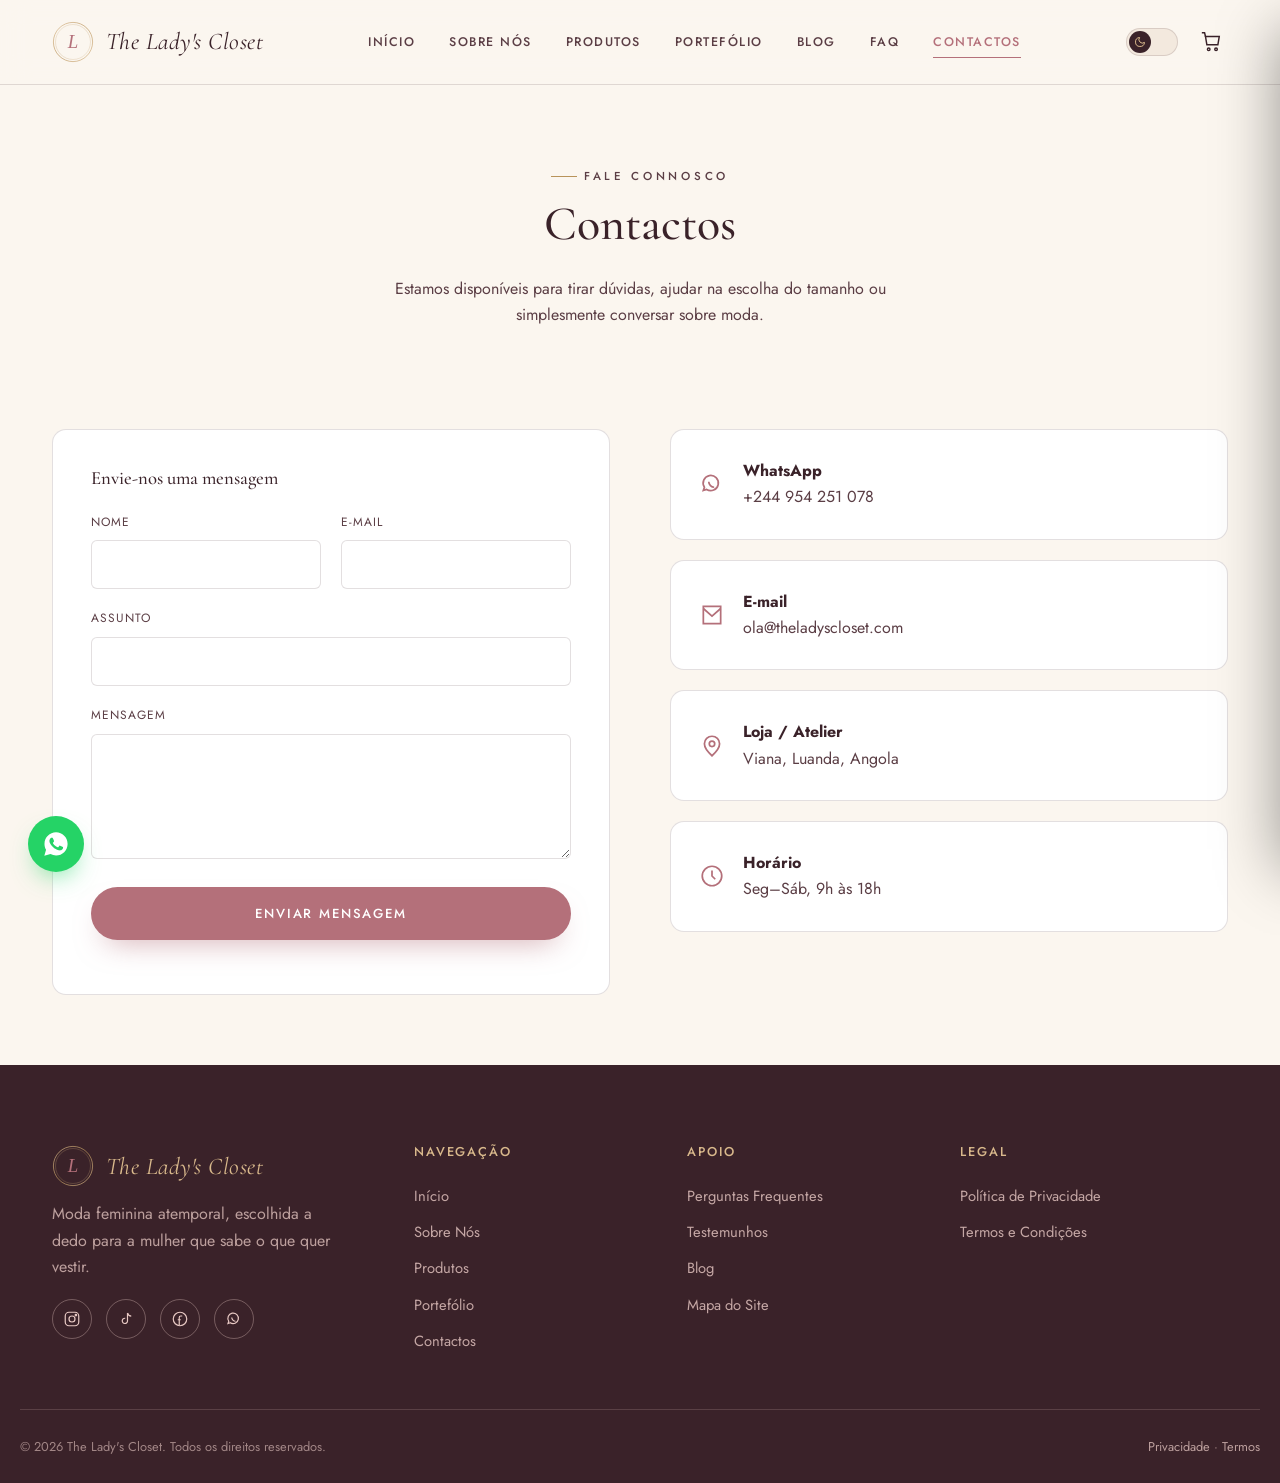
<file: HTML/contactos.html>
<!DOCTYPE html>
<html lang="pt">
<head>
  <!-- Google tag (gtag.js) -->
<script async src="https://www.googletagmanager.com/gtag/js?id=G-2V28P3K8R2"></script>
<script>
  window.dataLayer = window.dataLayer || [];
  function gtag(){dataLayer.push(arguments);}
  gtag('js', new Date());

  gtag('config', 'G-2V28P3K8R2');
</script>
<meta charset="UTF-8">
<meta name="viewport" content="width=device-width, initial-scale=1.0">
<title>Contactos — The Lady's Closet</title>
<meta name="description" content="Entre em contacto com a The Lady's Closet por WhatsApp, e-mail ou formulário.">
<meta property="og:type" content="website">
<meta property="og:title" content="Contactos — The Lady's Closet">
<meta property="og:description" content="Entre em contacto com a The Lady's Closet por WhatsApp, e-mail ou formulário.">
<meta property="og:image" content="../Media/V6.jpg">
<meta property="og:locale" content="pt_PT">
<meta name="twitter:card" content="summary_large_image">
<meta name="twitter:title" content="Contactos — The Lady's Closet">
<meta name="twitter:description" content="Entre em contacto com a The Lady's Closet por WhatsApp, e-mail ou formulário.">
<meta name="twitter:image" content="../Media/V6.jpg">
<link rel="icon" href="../Media/logo.svg" type="image/svg+xml">
<link rel="stylesheet" href="../CSS/style.css">
</head>
<body>

<a href="#conteudo" class="skip-link">Saltar para o conteúdo</a>
<header class="navbar">
  <div class="container nav-inner">
    <a href="../index.html" class="brand"><img src="../Media/logo.svg" alt="Símbolo The Lady's Closet" loading="lazy" decoding="async"><span class="brand-name">The Lady's Closet</span></a>
    <nav class="nav-links" id="menuPrincipal">
      <a href="../index.html">Início</a>
      <a href="sobre-nos.html">Sobre Nós</a>
      <a href="produtos.html">Produtos</a>
      <a href="portfolio.html">Portefólio</a>
      <a href="blog.html">Blog</a>
      <a href="faq.html">FAQ</a>
      <a href="contactos.html" class="ativo">Contactos</a>
    </nav>
    <div class="nav-actions">
      <button class="toggle-escuro" aria-label="Alternar modo escuro"><span class="bola"><svg viewBox="0 0 24 24" fill="none" stroke="currentColor" stroke-width="2"><path d="M21 12.79A9 9 0 1 1 11.21 3 7 7 0 0 0 21 12.79z"/></svg></span></button>
      <button class="icon-btn" data-abrir-carrinho aria-label="Abrir carrinho"><svg viewBox="0 0 24 24" fill="none" stroke="currentColor" stroke-width="1.6"><path d="M6 6h15l-1.5 9h-12z"/><path d="M6 6 5 2H2"/><circle cx="9.5" cy="20" r="1.4"/><circle cx="17.5" cy="20" r="1.4"/></svg><span class="cart-count">0</span></button>
      <button class="nav-burger" aria-label="Abrir menu" aria-expanded="false" aria-controls="menuPrincipal">
        <span class="burger-linha"></span>
        <span class="burger-linha"></span>
        <span class="burger-linha"></span>
      </button>
    </div>
  </div>
</header>

<section id="conteudo" style="padding-top:70px; padding-bottom:20px">
  <div class="container section-head">
    <p class="eyebrow" style="justify-content:center">Fale Connosco</p>
    <h1 style="font-size:clamp(2rem,4vw,3rem)">Contactos</h1>
    <p>Estamos disponíveis para tirar dúvidas, ajudar na escolha do tamanho ou simplesmente conversar sobre moda.</p>
  </div>
</section>

<section class="section-tight" style="padding-top:20px">
  <div class="container grid grid-2" style="gap:60px; align-items:flex-start">

    <div class="reveal">
      <div class="card" style="padding:38px">
        <h3 style="margin-bottom:24px">Envie-nos uma mensagem</h3>
        <form id="formContacto">
          <div class="form-linha">
            <div class="campo"><label for="nome">Nome</label><input type="text" id="nome" required></div>
            <div class="campo"><label for="email">E-mail</label><input type="email" id="email" required></div>
          </div>
          <div class="campo"><label for="assunto">Assunto</label><input type="text" id="assunto"></div>
          <div class="campo"><label for="mensagem">Mensagem</label><textarea id="mensagem" rows="5" required></textarea></div>
          <button type="submit" class="btn btn-primary btn-block">Enviar Mensagem</button>
          <p id="contactoMsg" style="margin-top:16px; color:var(--accent); font-size:.9rem"></p>
        </form>
      </div>
    </div>

    <div class="reveal">
      <div class="grid" style="gap:20px">
        <div class="card" style="padding:28px; display:flex; gap:18px; align-items:center">
          <svg width="26" height="26" viewBox="0 0 24 24" fill="none" stroke="var(--accent)" stroke-width="1.6" style="flex-shrink:0"><path d="M7 17l-3 1 1-3a7 7 0 1 1 2 2z"/><path d="M9 10c0 2.5 2.5 5 5 5"/></svg>
          <div><strong>WhatsApp</strong><br><a href="https://wa.me/244954251078?text=Olá!%20Gostaria%20de%20saber%20mais%20sobre%20os%20produtos." target="_blank" rel="noopener" style="color:var(--text-soft)">+244 954 251 078</a></div>
        </div>
        <div class="card" style="padding:28px; display:flex; gap:18px; align-items:center">
          <svg width="26" height="26" viewBox="0 0 24 24" fill="none" stroke="var(--accent)" stroke-width="1.6" style="flex-shrink:0"><path d="M4 4h16v16H4z"/><path d="M4 6l8 7 8-7"/></svg>
          <div><strong>E-mail</strong><br><span style="color:var(--text-soft)">ola@theladyscloset.com</span></div>
        </div>
        <div class="card" style="padding:28px; display:flex; gap:18px; align-items:center">
          <svg width="26" height="26" viewBox="0 0 24 24" fill="none" stroke="var(--accent)" stroke-width="1.6" style="flex-shrink:0"><path d="M12 21s-7-6.2-7-11a7 7 0 0 1 14 0c0 4.8-7 11-7 11z"/><circle cx="12" cy="10" r="2.5"/></svg>
          <div><strong>Loja / Atelier</strong><br><span style="color:var(--text-soft)">Viana, Luanda, Angola</span></div>
        </div>
        <div class="card" style="padding:28px; display:flex; gap:18px; align-items:center">
          <svg width="26" height="26" viewBox="0 0 24 24" fill="none" stroke="var(--accent)" stroke-width="1.6" style="flex-shrink:0"><circle cx="12" cy="12" r="9"/><path d="M12 7v5l3 3"/></svg>
          <div><strong>Horário</strong><br><span style="color:var(--text-soft)">Seg–Sáb, 9h às 18h</span></div>
        </div>
      </div>
    </div>

  </div>
</section>

<div class="carrinho-overlay" id="carrinhoOverlay"></div>
<aside class="carrinho-drawer" id="carrinhoDrawer">
  <div class="carrinho-cabecalho"><h3>O Seu Carrinho</h3>
    <button class="icon-btn" data-fechar-carrinho aria-label="Fechar carrinho"><svg viewBox="0 0 24 24" fill="none" stroke="currentColor" stroke-width="1.6"><path d="M6 6l12 12M18 6L6 18"/></svg></button>
  </div>
  <div class="carrinho-itens" id="carrinhoItens"></div>
  <div class="carrinho-rodape">
    <div class="carrinho-total"><span>Total</span><span id="carrinhoTotal">0 Kz</span></div>
    <button class="btn btn-primary btn-block" id="finalizarPedido">Finalizar pelo WhatsApp</button>
  </div>
</aside>

<footer>
  <div class="container footer-grid">
    <div class="footer-brand">
      <a href="../index.html" class="brand"><img src="../Media/logo.svg" alt="Logótipo" loading="lazy" decoding="async"><span class="brand-name" style="color:var(--champagne)">The Lady's Closet</span></a>
      <p>Moda feminina atemporal, escolhida a dedo para a mulher que sabe o que quer vestir.</p>
      <div class="social-row">
        <a href="https://instagram.com/the_ladys_closet.ao" target="_blank" rel="noopener" aria-label="Instagram"><svg viewBox="0 0 24 24" fill="none" stroke="currentColor" stroke-width="1.6"><rect x="3" y="3" width="18" height="18" rx="5"/><circle cx="12" cy="12" r="4"/><circle cx="17.2" cy="6.8" r="1"/></svg></a>
        <a href="https://tiktok.com" target="_blank" rel="noopener" aria-label="TikTok"><svg viewBox="0 0 24 24" fill="none" stroke="currentColor" stroke-width="1.6"><path d="M14 4v10.5a3.5 3.5 0 1 1-3-3.46"/><path d="M14 4c.7 2.4 2.4 4 5 4.2"/></svg></a>
        <a href="https://facebook.com/theladyscloset" target="_blank" rel="noopener" aria-label="Facebook"><svg viewBox="0 0 24 24" fill="none" stroke="currentColor" stroke-width="1.6"><path d="M15 8h-2a2 2 0 0 0-2 2v10M9 13h4"/><circle cx="12" cy="12" r="9"/></svg></a>
        <a href="https://wa.me/244954251078?text=Olá!%20Gostaria%20de%20saber%20mais%20sobre%20os%20produtos." target="_blank" rel="noopener" aria-label="WhatsApp"><svg viewBox="0 0 24 24" fill="none" stroke="currentColor" stroke-width="1.6"><path d="M7 17l-3 1 1-3a7 7 0 1 1 2 2z"/><path d="M9 10c0 2.5 2.5 5 5 5"/></svg></a>
      </div>
    </div>
    <div class="footer-col">
      <h4>Navegação</h4>
      <a href="../index.html">Início</a>
      <a href="sobre-nos.html">Sobre Nós</a>
      <a href="produtos.html">Produtos</a>
      <a href="portfolio.html">Portefólio</a>
      <a href="contactos.html">Contactos</a>
    </div>
    <div class="footer-col">
      <h4>Apoio</h4>
      <a href="faq.html">Perguntas Frequentes</a>
      <a href="depoimentos.html">Testemunhos</a>
      <a href="blog.html">Blog</a>
      <a href="mapa-do-site.html">Mapa do Site</a>
    </div>
    <div class="footer-col">
      <h4>Legal</h4>
      <a href="privacidade.html">Política de Privacidade</a>
      <a href="termos.html">Termos e Condições</a>
    </div>
  </div>
  <div class="container footer-bottom">
    <span>© 2026 The Lady's Closet. Todos os direitos reservados.</span>
    <span><a href="privacidade.html">Privacidade</a> · <a href="termos.html">Termos</a></span>
  </div>
</footer>


<a class="whatsapp-flutuante" href="https://wa.me/244954251078?text=Ol%C3%A1!%20Gostaria%20de%20saber%20mais%20sobre%20os%20produtos." target="_blank" rel="noopener" aria-label="Falar connosco no WhatsApp">
  <svg viewBox="0 0 24 24" fill="currentColor"><path d="M12.04 2C6.58 2 2.13 6.45 2.13 11.91c0 1.77.46 3.45 1.34 4.95L2 22l5.29-1.39a9.9 9.9 0 0 0 4.75 1.21h.01c5.46 0 9.9-4.45 9.9-9.91C21.96 6.45 17.5 2 12.04 2Zm5.8 14.1c-.24.68-1.4 1.3-1.93 1.36-.5.06-1.03.26-3.45-.72-2.9-1.16-4.77-4.06-4.92-4.25-.14-.19-1.18-1.57-1.18-3 0-1.43.75-2.13 1.02-2.42.27-.29.6-.36.79-.36h.57c.19 0 .43-.03.66.5.24.55.81 1.9.88 2.04.07.14.12.3.02.49-.1.19-.15.3-.29.46-.15.17-.31.37-.44.5-.15.14-.3.3-.13.6.17.29.75 1.24 1.62 2 1.11 1 2.05 1.31 2.34 1.46.29.14.46.12.63-.07.17-.19.72-.84.92-1.13.19-.29.38-.24.63-.14.26.1 1.63.77 1.91.91.28.14.46.21.53.34.07.12.07.7-.17 1.38Z"/></svg>
</a>
<button id="botaoTopo" aria-label="Voltar ao topo"><svg viewBox="0 0 24 24" fill="none" stroke="currentColor" stroke-width="2"><path d="M12 19V5M5 12l7-7 7 7"/></svg></button>

<script src="../JS/modo-escuro.js"></script>
<script src="../JS/carrinho.js"></script>
<script src="../JS/principal.js"></script>
<script src="../JS/botao-voltar-topo.js"></script>
</body>
</html>
</file>
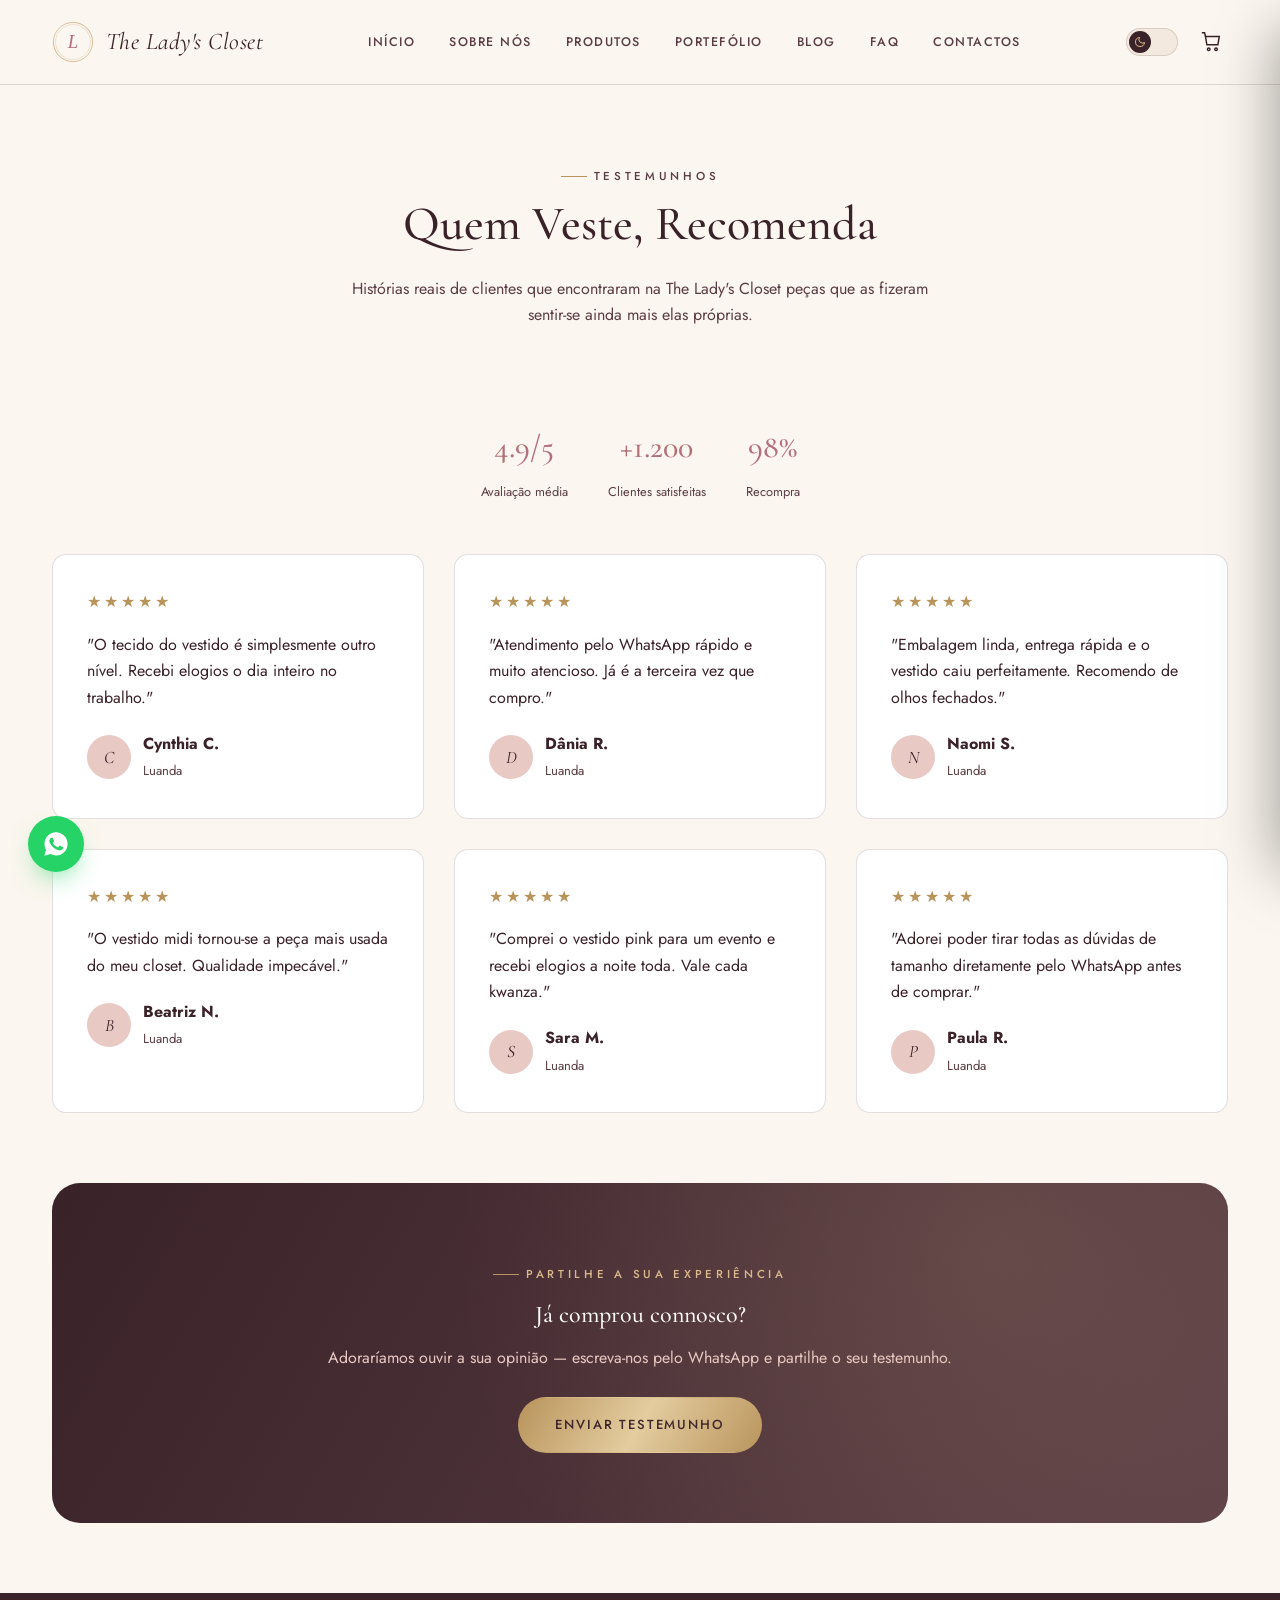
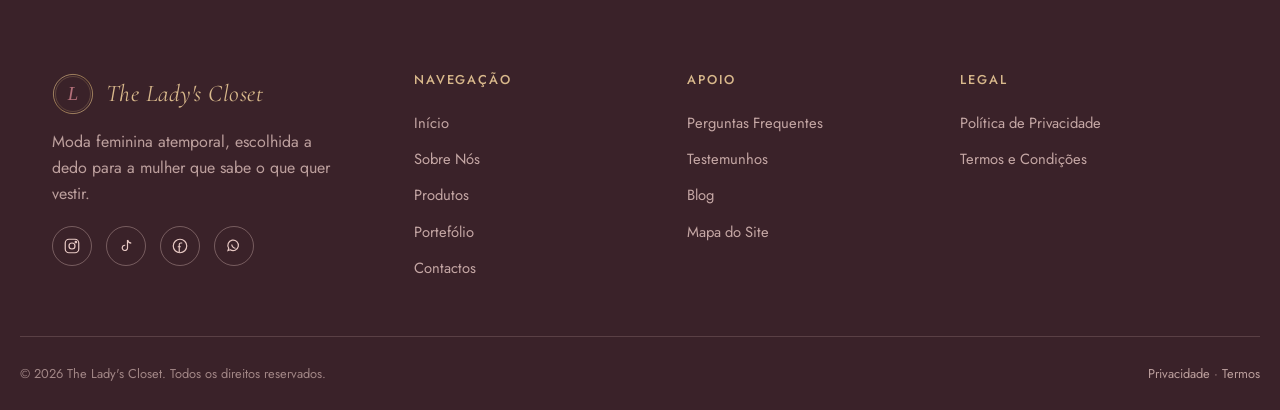
<file: HTML/depoimentos.html>
<!DOCTYPE html>
<html lang="pt">
<head>
  <!-- Google tag (gtag.js) -->
<script async src="https://www.googletagmanager.com/gtag/js?id=G-2V28P3K8R2"></script>
<script>
  window.dataLayer = window.dataLayer || [];
  function gtag(){dataLayer.push(arguments);}
  gtag('js', new Date());

  gtag('config', 'G-2V28P3K8R2');
</script>
<meta charset="UTF-8">
<meta name="viewport" content="width=device-width, initial-scale=1.0">
<title>Testemunhos — The Lady's Closet</title>
<meta name="description" content="Veja o que as nossas clientes dizem sobre a experiência de compra na The Lady's Closet.">
<meta property="og:type" content="website">
<meta property="og:title" content="Testemunhos — The Lady's Closet">
<meta property="og:description" content="Veja o que as nossas clientes dizem sobre a experiência de compra na The Lady's Closet.">
<meta property="og:image" content="../Media/V6.jpg">
<meta property="og:locale" content="pt_PT">
<meta name="twitter:card" content="summary_large_image">
<meta name="twitter:title" content="Testemunhos — The Lady's Closet">
<meta name="twitter:description" content="Veja o que as nossas clientes dizem sobre a experiência de compra na The Lady's Closet.">
<meta name="twitter:image" content="../Media/V6.jpg">
<link rel="icon" href="../Media/logo.svg" type="image/svg+xml">
<link rel="stylesheet" href="../CSS/style.css">
</head>
<body>

<a href="#conteudo" class="skip-link">Saltar para o conteúdo</a>
<header class="navbar">
  <div class="container nav-inner">
    <a href="../index.html" class="brand"><img src="../Media/logo.svg" alt="Símbolo The Lady's Closet" loading="lazy" decoding="async"><span class="brand-name">The Lady's Closet</span></a>
    <nav class="nav-links" id="menuPrincipal">
      <a href="../index.html">Início</a>
      <a href="sobre-nos.html">Sobre Nós</a>
      <a href="produtos.html">Produtos</a>
      <a href="portfolio.html">Portefólio</a>
      <a href="blog.html">Blog</a>
      <a href="faq.html">FAQ</a>
      <a href="contactos.html">Contactos</a>
    </nav>
    <div class="nav-actions">
      <button class="toggle-escuro" aria-label="Alternar modo escuro"><span class="bola"><svg viewBox="0 0 24 24" fill="none" stroke="currentColor" stroke-width="2"><path d="M21 12.79A9 9 0 1 1 11.21 3 7 7 0 0 0 21 12.79z"/></svg></span></button>
      <button class="icon-btn" data-abrir-carrinho aria-label="Abrir carrinho"><svg viewBox="0 0 24 24" fill="none" stroke="currentColor" stroke-width="1.6"><path d="M6 6h15l-1.5 9h-12z"/><path d="M6 6 5 2H2"/><circle cx="9.5" cy="20" r="1.4"/><circle cx="17.5" cy="20" r="1.4"/></svg><span class="cart-count">0</span></button>
      <button class="nav-burger" aria-label="Abrir menu" aria-expanded="false" aria-controls="menuPrincipal">
        <span class="burger-linha"></span>
        <span class="burger-linha"></span>
        <span class="burger-linha"></span>
      </button>
    </div>
  </div>
</header>

<section id="conteudo" style="padding-top:70px; padding-bottom:20px">
  <div class="container section-head">
    <p class="eyebrow" style="justify-content:center">Testemunhos</p>
    <h1 style="font-size:clamp(2rem,4vw,3rem)">Quem Veste, Recomenda</h1>
    <p>Histórias reais de clientes que encontraram na The Lady's Closet peças que as fizeram sentir-se ainda mais elas próprias.</p>
  </div>
</section>

<section class="section-tight" style="padding-top:20px">
  <div class="container">
    <div class="badge-linha mb-40 reveal">
      <div class="text-center"><h3 style="font-size:2rem; color:var(--accent)">4.9/5</h3><p style="font-size:.8rem; color:var(--text-soft)">Avaliação média</p></div>
      <div class="text-center"><h3 style="font-size:2rem; color:var(--accent)">+1.200</h3><p style="font-size:.8rem; color:var(--text-soft)">Clientes satisfeitas</p></div>
      <div class="text-center"><h3 style="font-size:2rem; color:var(--accent)">98%</h3><p style="font-size:.8rem; color:var(--text-soft)">Recompra</p></div>
    </div>
    <div class="grid grid-3">
      <div class="depoimento-card reveal"><div class="estrelas">★★★★★</div>
        <p>"O tecido do vestido é simplesmente outro nível. Recebi elogios o dia inteiro no trabalho."</p>
        <div class="depoimento-autor"><div class="avatar-inicial">C</div><div><strong>Cynthia C.</strong><br><span style="font-size:.82rem; color:var(--text-soft)">Luanda</span></div></div>
      </div>
      <div class="depoimento-card reveal"><div class="estrelas">★★★★★</div>
        <p>"Atendimento pelo WhatsApp rápido e muito atencioso. Já é a terceira vez que compro."</p>
        <div class="depoimento-autor"><div class="avatar-inicial">D</div><div><strong>Dânia R.</strong><br><span style="font-size:.82rem; color:var(--text-soft)">Luanda</span></div></div>
      </div>
      <div class="depoimento-card reveal"><div class="estrelas">★★★★★</div>
        <p>"Embalagem linda, entrega rápida e o vestido caiu perfeitamente. Recomendo de olhos fechados."</p>
        <div class="depoimento-autor"><div class="avatar-inicial">N</div><div><strong>Naomi S.</strong><br><span style="font-size:.82rem; color:var(--text-soft)">Luanda</span></div></div>
      </div>
      <div class="depoimento-card reveal"><div class="estrelas">★★★★★</div>
        <p>"O vestido midi tornou-se a peça mais usada do meu closet. Qualidade impecável."</p>
        <div class="depoimento-autor"><div class="avatar-inicial">B</div><div><strong>Beatriz N.</strong><br><span style="font-size:.82rem; color:var(--text-soft)">Luanda</span></div></div>
      </div>
      <div class="depoimento-card reveal"><div class="estrelas">★★★★★</div>
        <p>"Comprei o vestido pink para um evento e recebi elogios a noite toda. Vale cada kwanza."</p>
        <div class="depoimento-autor"><div class="avatar-inicial">S</div><div><strong>Sara M.</strong><br><span style="font-size:.82rem; color:var(--text-soft)">Luanda</span></div></div>
      </div>
      <div class="depoimento-card reveal"><div class="estrelas">★★★★★</div>
        <p>"Adorei poder tirar todas as dúvidas de tamanho diretamente pelo WhatsApp antes de comprar."</p>
        <div class="depoimento-autor"><div class="avatar-inicial">P</div><div><strong>Paula R.</strong><br><span style="font-size:.82rem; color:var(--text-soft)">Luanda</span></div></div>
      </div>
    </div>
  </div>
</section>

<section class="section-tight" style="padding-top:0">
  <div class="container">
    <div class="newsletter reveal">
      <p class="eyebrow" style="color:var(--champagne)">Partilhe a sua experiência</p>
      <h2>Já comprou connosco?</h2>
      <p>Adoraríamos ouvir a sua opinião — escreva-nos pelo WhatsApp e partilhe o seu testemunho.</p>
      <a href="https://wa.me/244954251078?text=Olá!%20Gostaria%20de%20saber%20mais%20sobre%20os%20produtos." target="_blank" rel="noopener" class="btn btn-gold">Enviar Testemunho</a>
    </div>
  </div>
</section>

<div class="carrinho-overlay" id="carrinhoOverlay"></div>
<aside class="carrinho-drawer" id="carrinhoDrawer">
  <div class="carrinho-cabecalho"><h3>O Seu Carrinho</h3>
    <button class="icon-btn" data-fechar-carrinho aria-label="Fechar carrinho"><svg viewBox="0 0 24 24" fill="none" stroke="currentColor" stroke-width="1.6"><path d="M6 6l12 12M18 6L6 18"/></svg></button>
  </div>
  <div class="carrinho-itens" id="carrinhoItens"></div>
  <div class="carrinho-rodape">
    <div class="carrinho-total"><span>Total</span><span id="carrinhoTotal">0 Kz</span></div>
    <button class="btn btn-primary btn-block" id="finalizarPedido">Finalizar pelo WhatsApp</button>
  </div>
</aside>

<footer>
  <div class="container footer-grid">
    <div class="footer-brand">
      <a href="../index.html" class="brand"><img src="../Media/logo.svg" alt="Logótipo" loading="lazy" decoding="async"><span class="brand-name" style="color:var(--champagne)">The Lady's Closet</span></a>
      <p>Moda feminina atemporal, escolhida a dedo para a mulher que sabe o que quer vestir.</p>
      <div class="social-row">
        <a href="https://instagram.com/the_ladys_closet.ao" target="_blank" rel="noopener" aria-label="Instagram"><svg viewBox="0 0 24 24" fill="none" stroke="currentColor" stroke-width="1.6"><rect x="3" y="3" width="18" height="18" rx="5"/><circle cx="12" cy="12" r="4"/><circle cx="17.2" cy="6.8" r="1"/></svg></a>
        <a href="https://tiktok.com" target="_blank" rel="noopener" aria-label="TikTok"><svg viewBox="0 0 24 24" fill="none" stroke="currentColor" stroke-width="1.6"><path d="M14 4v10.5a3.5 3.5 0 1 1-3-3.46"/><path d="M14 4c.7 2.4 2.4 4 5 4.2"/></svg></a>
        <a href="https://facebook.com/theladyscloset" target="_blank" rel="noopener" aria-label="Facebook"><svg viewBox="0 0 24 24" fill="none" stroke="currentColor" stroke-width="1.6"><path d="M15 8h-2a2 2 0 0 0-2 2v10M9 13h4"/><circle cx="12" cy="12" r="9"/></svg></a>
        <a href="https://wa.me/244954251078?text=Olá!%20Gostaria%20de%20saber%20mais%20sobre%20os%20produtos." target="_blank" rel="noopener" aria-label="WhatsApp"><svg viewBox="0 0 24 24" fill="none" stroke="currentColor" stroke-width="1.6"><path d="M7 17l-3 1 1-3a7 7 0 1 1 2 2z"/><path d="M9 10c0 2.5 2.5 5 5 5"/></svg></a>
      </div>
    </div>
    <div class="footer-col">
      <h4>Navegação</h4>
      <a href="../index.html">Início</a>
      <a href="sobre-nos.html">Sobre Nós</a>
      <a href="produtos.html">Produtos</a>
      <a href="portfolio.html">Portefólio</a>
      <a href="contactos.html">Contactos</a>
    </div>
    <div class="footer-col">
      <h4>Apoio</h4>
      <a href="faq.html">Perguntas Frequentes</a>
      <a href="depoimentos.html">Testemunhos</a>
      <a href="blog.html">Blog</a>
      <a href="mapa-do-site.html">Mapa do Site</a>
    </div>
    <div class="footer-col">
      <h4>Legal</h4>
      <a href="privacidade.html">Política de Privacidade</a>
      <a href="termos.html">Termos e Condições</a>
    </div>
  </div>
  <div class="container footer-bottom">
    <span>© 2026 The Lady's Closet. Todos os direitos reservados.</span>
    <span><a href="privacidade.html">Privacidade</a> · <a href="termos.html">Termos</a></span>
  </div>
</footer>


<a class="whatsapp-flutuante" href="https://wa.me/244954251078?text=Ol%C3%A1!%20Gostaria%20de%20saber%20mais%20sobre%20os%20produtos." target="_blank" rel="noopener" aria-label="Falar connosco no WhatsApp">
  <svg viewBox="0 0 24 24" fill="currentColor"><path d="M12.04 2C6.58 2 2.13 6.45 2.13 11.91c0 1.77.46 3.45 1.34 4.95L2 22l5.29-1.39a9.9 9.9 0 0 0 4.75 1.21h.01c5.46 0 9.9-4.45 9.9-9.91C21.96 6.45 17.5 2 12.04 2Zm5.8 14.1c-.24.68-1.4 1.3-1.93 1.36-.5.06-1.03.26-3.45-.72-2.9-1.16-4.77-4.06-4.92-4.25-.14-.19-1.18-1.57-1.18-3 0-1.43.75-2.13 1.02-2.42.27-.29.6-.36.79-.36h.57c.19 0 .43-.03.66.5.24.55.81 1.9.88 2.04.07.14.12.3.02.49-.1.19-.15.3-.29.46-.15.17-.31.37-.44.5-.15.14-.3.3-.13.6.17.29.75 1.24 1.62 2 1.11 1 2.05 1.31 2.34 1.46.29.14.46.12.63-.07.17-.19.72-.84.92-1.13.19-.29.38-.24.63-.14.26.1 1.63.77 1.91.91.28.14.46.21.53.34.07.12.07.7-.17 1.38Z"/></svg>
</a>
<button id="botaoTopo" aria-label="Voltar ao topo"><svg viewBox="0 0 24 24" fill="none" stroke="currentColor" stroke-width="2"><path d="M12 19V5M5 12l7-7 7 7"/></svg></button>

<script src="../JS/modo-escuro.js"></script>
<script src="../JS/carrinho.js"></script>
<script src="../JS/principal.js"></script>
<script src="../JS/botao-voltar-topo.js"></script>
</body>
</html>
</file>
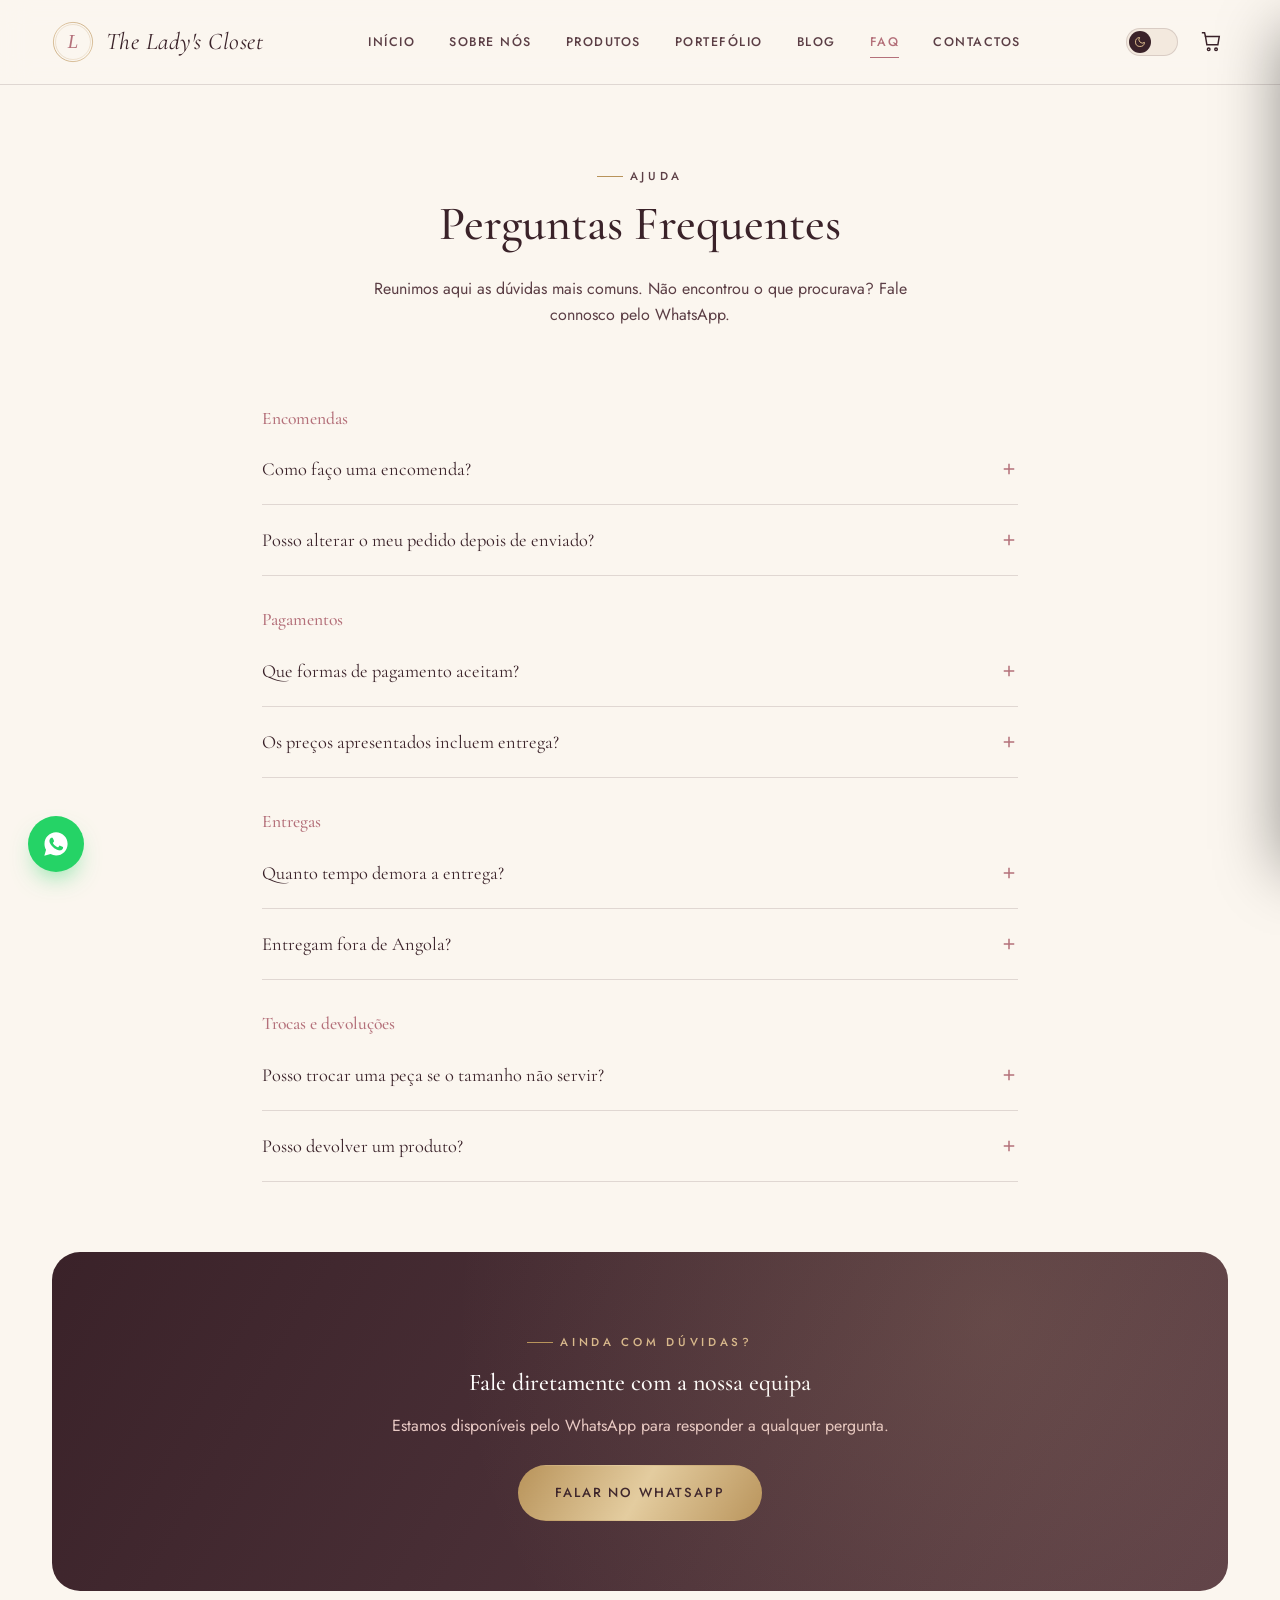
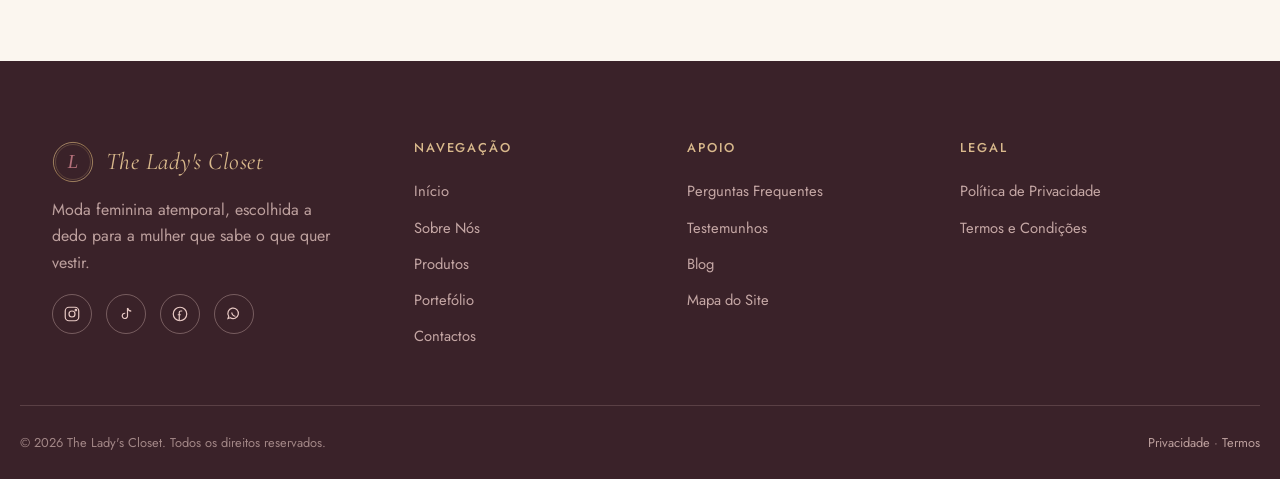
<file: HTML/faq.html>
<!DOCTYPE html>
<html lang="pt">
<head>
  <!-- Google tag (gtag.js) -->
<script async src="https://www.googletagmanager.com/gtag/js?id=G-2V28P3K8R2"></script>
<script>
  window.dataLayer = window.dataLayer || [];
  function gtag(){dataLayer.push(arguments);}
  gtag('js', new Date());

  gtag('config', 'G-2V28P3K8R2');
</script>
<meta charset="UTF-8">
<meta name="viewport" content="width=device-width, initial-scale=1.0">
<title>FAQ — The Lady's Closet</title>
<meta name="description" content="Perguntas frequentes sobre encomendas, pagamentos, entregas, trocas e devoluções na The Lady's Closet.">
<meta property="og:type" content="website">
<meta property="og:title" content="FAQ — The Lady's Closet">
<meta property="og:description" content="Perguntas frequentes sobre encomendas, pagamentos, entregas, trocas e devoluções na The Lady's Closet.">
<meta property="og:image" content="../Media/V6.jpg">
<meta property="og:locale" content="pt_PT">
<meta name="twitter:card" content="summary_large_image">
<meta name="twitter:title" content="FAQ — The Lady's Closet">
<meta name="twitter:description" content="Perguntas frequentes sobre encomendas, pagamentos, entregas, trocas e devoluções na The Lady's Closet.">
<meta name="twitter:image" content="../Media/V6.jpg">
<link rel="icon" href="../Media/logo.svg" type="image/svg+xml">
<link rel="stylesheet" href="../CSS/style.css">
</head>
<body>

<a href="#conteudo" class="skip-link">Saltar para o conteúdo</a>
<header class="navbar">
  <div class="container nav-inner">
    <a href="../index.html" class="brand"><img src="../Media/logo.svg" alt="Símbolo The Lady's Closet" loading="lazy" decoding="async"><span class="brand-name">The Lady's Closet</span></a>
    <nav class="nav-links" id="menuPrincipal">
      <a href="../index.html">Início</a>
      <a href="sobre-nos.html">Sobre Nós</a>
      <a href="produtos.html">Produtos</a>
      <a href="portfolio.html">Portefólio</a>
      <a href="blog.html">Blog</a>
      <a href="faq.html" class="ativo">FAQ</a>
      <a href="contactos.html">Contactos</a>
    </nav>
    <div class="nav-actions">
      <button class="toggle-escuro" aria-label="Alternar modo escuro"><span class="bola"><svg viewBox="0 0 24 24" fill="none" stroke="currentColor" stroke-width="2"><path d="M21 12.79A9 9 0 1 1 11.21 3 7 7 0 0 0 21 12.79z"/></svg></span></button>
      <button class="icon-btn" data-abrir-carrinho aria-label="Abrir carrinho"><svg viewBox="0 0 24 24" fill="none" stroke="currentColor" stroke-width="1.6"><path d="M6 6h15l-1.5 9h-12z"/><path d="M6 6 5 2H2"/><circle cx="9.5" cy="20" r="1.4"/><circle cx="17.5" cy="20" r="1.4"/></svg><span class="cart-count">0</span></button>
      <button class="nav-burger" aria-label="Abrir menu" aria-expanded="false" aria-controls="menuPrincipal">
        <span class="burger-linha"></span>
        <span class="burger-linha"></span>
        <span class="burger-linha"></span>
      </button>
    </div>
  </div>
</header>

<section id="conteudo" style="padding-top:70px; padding-bottom:20px">
  <div class="container section-head">
    <p class="eyebrow" style="justify-content:center">Ajuda</p>
    <h1 style="font-size:clamp(2rem,4vw,3rem)">Perguntas Frequentes</h1>
    <p>Reunimos aqui as dúvidas mais comuns. Não encontrou o que procurava? Fale connosco pelo WhatsApp.</p>
  </div>
</section>

<section class="section-tight" style="padding-top:0; max-width:820px; margin:0 auto">
  <div class="container">

    <h3 style="color:var(--accent); font-size:1.1rem; margin-bottom:6px">Encomendas</h3>
    <div class="faq-item reveal">
      <button class="faq-pergunta">Como faço uma encomenda?<svg viewBox="0 0 24 24" fill="none" stroke="currentColor" stroke-width="2"><path d="M12 5v14M5 12h14"/></svg></button>
      <div class="faq-resposta"><div class="faq-resposta-inner">Basta adicionar as peças desejadas ao carrinho e clicar em "Finalizar pelo WhatsApp". A sua encomenda será enviada automaticamente para o nosso número, e a nossa equipa confirma disponibilidade, tamanho e forma de pagamento consigo.</div></div>
    </div>
    <div class="faq-item reveal">
      <button class="faq-pergunta">Posso alterar o meu pedido depois de enviado?<svg viewBox="0 0 24 24" fill="none" stroke="currentColor" stroke-width="2"><path d="M12 5v14M5 12h14"/></svg></button>
      <div class="faq-resposta"><div class="faq-resposta-inner">Sim. Como a confirmação final acontece pelo WhatsApp, pode ajustar tamanhos, cores ou quantidades diretamente na conversa com a nossa equipa antes do pagamento.</div></div>
    </div>

    <h3 style="color:var(--accent); font-size:1.1rem; margin:34px 0 6px">Pagamentos</h3>
    <div class="faq-item reveal">
      <button class="faq-pergunta">Que formas de pagamento aceitam?<svg viewBox="0 0 24 24" fill="none" stroke="currentColor" stroke-width="2"><path d="M12 5v14M5 12h14"/></svg></button>
      <div class="faq-resposta"><div class="faq-resposta-inner">Aceitamos transferência bancária, pagamento via multicaixa e pagamento na entrega. Todos os detalhes são combinados diretamente pelo WhatsApp após a confirmação do pedido.</div></div>
    </div>
    <div class="faq-item reveal">
      <button class="faq-pergunta">Os preços apresentados incluem entrega?<svg viewBox="0 0 24 24" fill="none" stroke="currentColor" stroke-width="2"><path d="M12 5v14M5 12h14"/></svg></button>
      <div class="faq-resposta"><div class="faq-resposta-inner">Os preços mostrados referem-se apenas às peças. O custo de entrega é calculado consoante a localização e informado antes da confirmação final do pagamento.</div></div>
    </div>

    <h3 style="color:var(--accent); font-size:1.1rem; margin:34px 0 6px">Entregas</h3>
    <div class="faq-item reveal">
      <button class="faq-pergunta">Quanto tempo demora a entrega?<svg viewBox="0 0 24 24" fill="none" stroke="currentColor" stroke-width="2"><path d="M12 5v14M5 12h14"/></svg></button>
      <div class="faq-resposta"><div class="faq-resposta-inner">Em Luanda, as entregas são feitas entre 24h, e em breve teremos também entregas para outras províncias.</div></div>
    </div>
    <div class="faq-item reveal">
      <button class="faq-pergunta">Entregam fora de Angola?<svg viewBox="0 0 24 24" fill="none" stroke="currentColor" stroke-width="2"><path d="M12 5v14M5 12h14"/></svg></button>
      <div class="faq-resposta"><div class="faq-resposta-inner">De momento entregamos apenas dentro de Luanda.</div></div>
    </div>

    <h3 style="color:var(--accent); font-size:1.1rem; margin:34px 0 6px">Trocas e devoluções</h3>
    <div class="faq-item reveal">
      <button class="faq-pergunta">Posso trocar uma peça se o tamanho não servir?<svg viewBox="0 0 24 24" fill="none" stroke="currentColor" stroke-width="2"><path d="M12 5v14M5 12h14"/></svg></button>
      <div class="faq-resposta"><div class="faq-resposta-inner">Sim, aceitamos trocas em até 24h após a recepção, desde que a peça esteja com a etiqueta original e sem sinais de uso. Consulte a nossa Política de Privacidade e Termos e Condições para mais detalhes.</div></div>
    </div>
    <div class="faq-item reveal">
      <button class="faq-pergunta">Posso devolver um produto?<svg viewBox="0 0 24 24" fill="none" stroke="currentColor" stroke-width="2"><path d="M12 5v14M5 12h14"/></svg></button>
      <div class="faq-resposta"><div class="faq-resposta-inner">Não realizamos devoluções por troca de preferência. Apenas aceitamos reclamações em caso de defeito de fabrico ou erro no envio, mediante análise da nossa equipa.</div></div>
    </div>

  </div>
</section>

<section class="section-tight" style="padding-top:0">
  <div class="container">
    <div class="newsletter reveal">
      <p class="eyebrow" style="color:var(--champagne)">Ainda com dúvidas?</p>
      <h2>Fale diretamente com a nossa equipa</h2>
      <p>Estamos disponíveis pelo WhatsApp para responder a qualquer pergunta.</p>
      <a href="https://wa.me/244954251078?text=Olá!%20Gostaria%20de%20saber%20mais%20sobre%20os%20produtos." target="_blank" rel="noopener" class="btn btn-gold">Falar no WhatsApp</a>
    </div>
  </div>
</section>

<div class="carrinho-overlay" id="carrinhoOverlay"></div>
<aside class="carrinho-drawer" id="carrinhoDrawer">
  <div class="carrinho-cabecalho"><h3>O Seu Carrinho</h3>
    <button class="icon-btn" data-fechar-carrinho aria-label="Fechar carrinho"><svg viewBox="0 0 24 24" fill="none" stroke="currentColor" stroke-width="1.6"><path d="M6 6l12 12M18 6L6 18"/></svg></button>
  </div>
  <div class="carrinho-itens" id="carrinhoItens"></div>
  <div class="carrinho-rodape">
    <div class="carrinho-total"><span>Total</span><span id="carrinhoTotal">0 Kz</span></div>
    <button class="btn btn-primary btn-block" id="finalizarPedido">Finalizar pelo WhatsApp</button>
  </div>
</aside>

<footer>
  <div class="container footer-grid">
    <div class="footer-brand">
      <a href="../index.html" class="brand"><img src="../Media/logo.svg" alt="Logótipo" loading="lazy" decoding="async"><span class="brand-name" style="color:var(--champagne)">The Lady's Closet</span></a>
      <p>Moda feminina atemporal, escolhida a dedo para a mulher que sabe o que quer vestir.</p>
      <div class="social-row">
        <a href="https://instagram.com/the_ladys_closet.ao" target="_blank" rel="noopener" aria-label="Instagram"><svg viewBox="0 0 24 24" fill="none" stroke="currentColor" stroke-width="1.6"><rect x="3" y="3" width="18" height="18" rx="5"/><circle cx="12" cy="12" r="4"/><circle cx="17.2" cy="6.8" r="1"/></svg></a>
        <a href="https://tiktok.com" target="_blank" rel="noopener" aria-label="TikTok"><svg viewBox="0 0 24 24" fill="none" stroke="currentColor" stroke-width="1.6"><path d="M14 4v10.5a3.5 3.5 0 1 1-3-3.46"/><path d="M14 4c.7 2.4 2.4 4 5 4.2"/></svg></a>
        <a href="https://facebook.com/theladyscloset" target="_blank" rel="noopener" aria-label="Facebook"><svg viewBox="0 0 24 24" fill="none" stroke="currentColor" stroke-width="1.6"><path d="M15 8h-2a2 2 0 0 0-2 2v10M9 13h4"/><circle cx="12" cy="12" r="9"/></svg></a>
        <a href="https://wa.me/244954251078?text=Olá!%20Gostaria%20de%20saber%20mais%20sobre%20os%20produtos." target="_blank" rel="noopener" aria-label="WhatsApp"><svg viewBox="0 0 24 24" fill="none" stroke="currentColor" stroke-width="1.6"><path d="M7 17l-3 1 1-3a7 7 0 1 1 2 2z"/><path d="M9 10c0 2.5 2.5 5 5 5"/></svg></a>
      </div>
    </div>
    <div class="footer-col">
      <h4>Navegação</h4>
      <a href="../index.html">Início</a>
      <a href="sobre-nos.html">Sobre Nós</a>
      <a href="produtos.html">Produtos</a>
      <a href="portfolio.html">Portefólio</a>
      <a href="contactos.html">Contactos</a>
    </div>
    <div class="footer-col">
      <h4>Apoio</h4>
      <a href="faq.html">Perguntas Frequentes</a>
      <a href="depoimentos.html">Testemunhos</a>
      <a href="blog.html">Blog</a>
      <a href="mapa-do-site.html">Mapa do Site</a>
    </div>
    <div class="footer-col">
      <h4>Legal</h4>
      <a href="privacidade.html">Política de Privacidade</a>
      <a href="termos.html">Termos e Condições</a>
    </div>
  </div>
  <div class="container footer-bottom">
    <span>© 2026 The Lady's Closet. Todos os direitos reservados.</span>
    <span><a href="privacidade.html">Privacidade</a> · <a href="termos.html">Termos</a></span>
  </div>
</footer>


<a class="whatsapp-flutuante" href="https://wa.me/244954251078?text=Ol%C3%A1!%20Gostaria%20de%20saber%20mais%20sobre%20os%20produtos." target="_blank" rel="noopener" aria-label="Falar connosco no WhatsApp">
  <svg viewBox="0 0 24 24" fill="currentColor"><path d="M12.04 2C6.58 2 2.13 6.45 2.13 11.91c0 1.77.46 3.45 1.34 4.95L2 22l5.29-1.39a9.9 9.9 0 0 0 4.75 1.21h.01c5.46 0 9.9-4.45 9.9-9.91C21.96 6.45 17.5 2 12.04 2Zm5.8 14.1c-.24.68-1.4 1.3-1.93 1.36-.5.06-1.03.26-3.45-.72-2.9-1.16-4.77-4.06-4.92-4.25-.14-.19-1.18-1.57-1.18-3 0-1.43.75-2.13 1.02-2.42.27-.29.6-.36.79-.36h.57c.19 0 .43-.03.66.5.24.55.81 1.9.88 2.04.07.14.12.3.02.49-.1.19-.15.3-.29.46-.15.17-.31.37-.44.5-.15.14-.3.3-.13.6.17.29.75 1.24 1.62 2 1.11 1 2.05 1.31 2.34 1.46.29.14.46.12.63-.07.17-.19.72-.84.92-1.13.19-.29.38-.24.63-.14.26.1 1.63.77 1.91.91.28.14.46.21.53.34.07.12.07.7-.17 1.38Z"/></svg>
</a>
<button id="botaoTopo" aria-label="Voltar ao topo"><svg viewBox="0 0 24 24" fill="none" stroke="currentColor" stroke-width="2"><path d="M12 19V5M5 12l7-7 7 7"/></svg></button>

<script src="../JS/modo-escuro.js"></script>
<script src="../JS/carrinho.js"></script>
<script src="../JS/principal.js"></script>
<script src="../JS/botao-voltar-topo.js"></script>
</body>
</html>
</file>
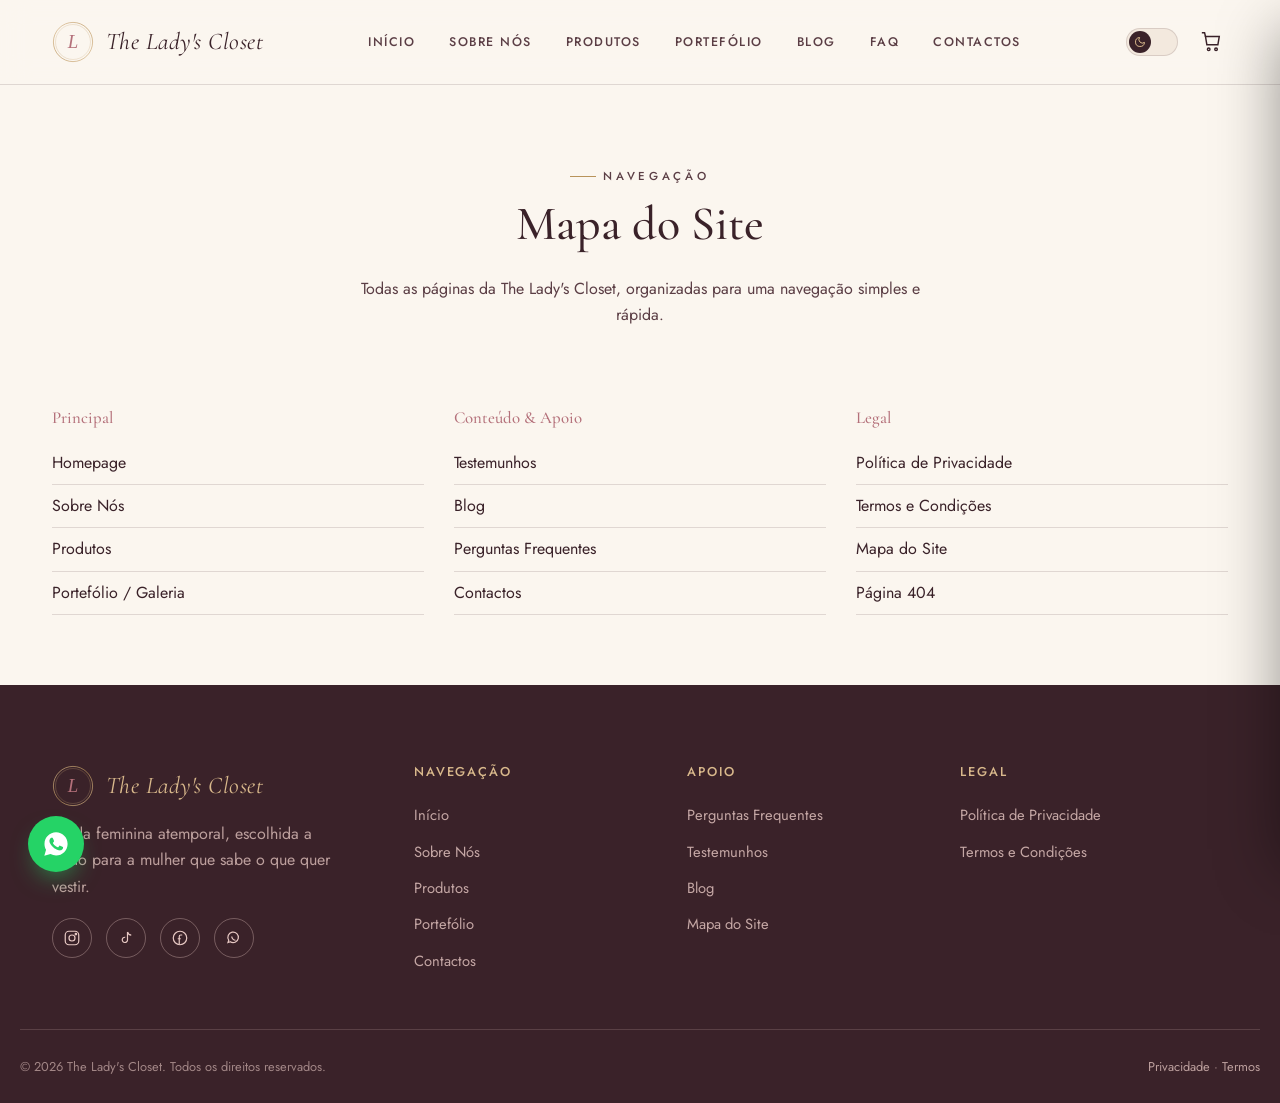
<file: HTML/mapa-do-site.html>
<!DOCTYPE html>
<html lang="pt">
<head>
  <!-- Google tag (gtag.js) -->
<script async src="https://www.googletagmanager.com/gtag/js?id=G-2V28P3K8R2"></script>
<script>
  window.dataLayer = window.dataLayer || [];
  function gtag(){dataLayer.push(arguments);}
  gtag('js', new Date());

  gtag('config', 'G-2V28P3K8R2');
</script>
<meta charset="UTF-8">
<meta name="viewport" content="width=device-width, initial-scale=1.0">
<title>Mapa do Site — The Lady's Closet</title>
<meta name="description" content="Encontre facilmente todas as páginas do site The Lady's Closet.">
<meta property="og:type" content="website">
<meta property="og:title" content="Mapa do Site — The Lady's Closet">
<meta property="og:description" content="Encontre facilmente todas as páginas do site The Lady's Closet.">
<meta property="og:image" content="../Media/V6.jpg">
<meta property="og:locale" content="pt_PT">
<meta name="twitter:card" content="summary_large_image">
<meta name="twitter:title" content="Mapa do Site — The Lady's Closet">
<meta name="twitter:description" content="Encontre facilmente todas as páginas do site The Lady's Closet.">
<meta name="twitter:image" content="../Media/V6.jpg">
<link rel="icon" href="../Media/logo.svg" type="image/svg+xml">
<link rel="stylesheet" href="../CSS/style.css">
</head>
<body>

<a href="#conteudo" class="skip-link">Saltar para o conteúdo</a>
<header class="navbar">
  <div class="container nav-inner">
    <a href="../index.html" class="brand"><img src="../Media/logo.svg" alt="Símbolo The Lady's Closet" loading="lazy" decoding="async"><span class="brand-name">The Lady's Closet</span></a>
    <nav class="nav-links" id="menuPrincipal">
      <a href="../index.html">Início</a>
      <a href="sobre-nos.html">Sobre Nós</a>
      <a href="produtos.html">Produtos</a>
      <a href="portfolio.html">Portefólio</a>
      <a href="blog.html">Blog</a>
      <a href="faq.html">FAQ</a>
      <a href="contactos.html">Contactos</a>
    </nav>
    <div class="nav-actions">
      <button class="toggle-escuro" aria-label="Alternar modo escuro"><span class="bola"><svg viewBox="0 0 24 24" fill="none" stroke="currentColor" stroke-width="2"><path d="M21 12.79A9 9 0 1 1 11.21 3 7 7 0 0 0 21 12.79z"/></svg></span></button>
      <button class="icon-btn" data-abrir-carrinho aria-label="Abrir carrinho"><svg viewBox="0 0 24 24" fill="none" stroke="currentColor" stroke-width="1.6"><path d="M6 6h15l-1.5 9h-12z"/><path d="M6 6 5 2H2"/><circle cx="9.5" cy="20" r="1.4"/><circle cx="17.5" cy="20" r="1.4"/></svg><span class="cart-count">0</span></button>
      <button class="nav-burger" aria-label="Abrir menu" aria-expanded="false" aria-controls="menuPrincipal">
        <span class="burger-linha"></span>
        <span class="burger-linha"></span>
        <span class="burger-linha"></span>
      </button>
    </div>
  </div>
</header>

<section id="conteudo" style="padding-top:70px; padding-bottom:20px">
  <div class="container section-head">
    <p class="eyebrow" style="justify-content:center">Navegação</p>
    <h1 style="font-size:clamp(2rem,4vw,3rem)">Mapa do Site</h1>
    <p>Todas as páginas da The Lady's Closet, organizadas para uma navegação simples e rápida.</p>
  </div>
</section>

<section class="section-tight" style="padding-top:0">
  <div class="container grid grid-3">
    <div class="reveal">
      <h3 style="font-size:1.05rem; color:var(--accent)">Principal</h3>
      <ul style="margin-top:14px">
        <li style="padding:8px 0; border-bottom:1px solid var(--border)"><a href="../index.html">Homepage</a></li>
        <li style="padding:8px 0; border-bottom:1px solid var(--border)"><a href="sobre-nos.html">Sobre Nós</a></li>
        <li style="padding:8px 0; border-bottom:1px solid var(--border)"><a href="produtos.html">Produtos</a></li>
        <li style="padding:8px 0; border-bottom:1px solid var(--border)"><a href="portfolio.html">Portefólio / Galeria</a></li>
      </ul>
    </div>
    <div class="reveal">
      <h3 style="font-size:1.05rem; color:var(--accent)">Conteúdo & Apoio</h3>
      <ul style="margin-top:14px">
        <li style="padding:8px 0; border-bottom:1px solid var(--border)"><a href="depoimentos.html">Testemunhos</a></li>
        <li style="padding:8px 0; border-bottom:1px solid var(--border)"><a href="blog.html">Blog</a></li>
        <li style="padding:8px 0; border-bottom:1px solid var(--border)"><a href="faq.html">Perguntas Frequentes</a></li>
        <li style="padding:8px 0; border-bottom:1px solid var(--border)"><a href="contactos.html">Contactos</a></li>
      </ul>
    </div>
    <div class="reveal">
      <h3 style="font-size:1.05rem; color:var(--accent)">Legal</h3>
      <ul style="margin-top:14px">
        <li style="padding:8px 0; border-bottom:1px solid var(--border)"><a href="privacidade.html">Política de Privacidade</a></li>
        <li style="padding:8px 0; border-bottom:1px solid var(--border)"><a href="termos.html">Termos e Condições</a></li>
        <li style="padding:8px 0; border-bottom:1px solid var(--border)"><a href="mapa-do-site.html">Mapa do Site</a></li>
        <li style="padding:8px 0; border-bottom:1px solid var(--border)"><a href="../404.html">Página 404</a></li>
      </ul>
    </div>
  </div>
</section>

<div class="carrinho-overlay" id="carrinhoOverlay"></div>
<aside class="carrinho-drawer" id="carrinhoDrawer">
  <div class="carrinho-cabecalho"><h3>O Seu Carrinho</h3>
    <button class="icon-btn" data-fechar-carrinho aria-label="Fechar carrinho"><svg viewBox="0 0 24 24" fill="none" stroke="currentColor" stroke-width="1.6"><path d="M6 6l12 12M18 6L6 18"/></svg></button>
  </div>
  <div class="carrinho-itens" id="carrinhoItens"></div>
  <div class="carrinho-rodape">
    <div class="carrinho-total"><span>Total</span><span id="carrinhoTotal">0 Kz</span></div>
    <button class="btn btn-primary btn-block" id="finalizarPedido">Finalizar pelo WhatsApp</button>
  </div>
</aside>

<footer>
  <div class="container footer-grid">
    <div class="footer-brand">
      <a href="../index.html" class="brand"><img src="../Media/logo.svg" alt="Logótipo" loading="lazy" decoding="async"><span class="brand-name" style="color:var(--champagne)">The Lady's Closet</span></a>
      <p>Moda feminina atemporal, escolhida a dedo para a mulher que sabe o que quer vestir.</p>
      <div class="social-row">
        <a href="https://instagram.com/the_ladys_closet.ao" target="_blank" rel="noopener" aria-label="Instagram"><svg viewBox="0 0 24 24" fill="none" stroke="currentColor" stroke-width="1.6"><rect x="3" y="3" width="18" height="18" rx="5"/><circle cx="12" cy="12" r="4"/><circle cx="17.2" cy="6.8" r="1"/></svg></a>
        <a href="https://tiktok.com" target="_blank" rel="noopener" aria-label="TikTok"><svg viewBox="0 0 24 24" fill="none" stroke="currentColor" stroke-width="1.6"><path d="M14 4v10.5a3.5 3.5 0 1 1-3-3.46"/><path d="M14 4c.7 2.4 2.4 4 5 4.2"/></svg></a>
        <a href="https://facebook.com/theladyscloset" target="_blank" rel="noopener" aria-label="Facebook"><svg viewBox="0 0 24 24" fill="none" stroke="currentColor" stroke-width="1.6"><path d="M15 8h-2a2 2 0 0 0-2 2v10M9 13h4"/><circle cx="12" cy="12" r="9"/></svg></a>
        <a href="https://wa.me/244954251078?text=Olá!%20Gostaria%20de%20saber%20mais%20sobre%20os%20produtos." target="_blank" rel="noopener" aria-label="WhatsApp"><svg viewBox="0 0 24 24" fill="none" stroke="currentColor" stroke-width="1.6"><path d="M7 17l-3 1 1-3a7 7 0 1 1 2 2z"/><path d="M9 10c0 2.5 2.5 5 5 5"/></svg></a>
      </div>
    </div>
    <div class="footer-col">
      <h4>Navegação</h4>
      <a href="../index.html">Início</a>
      <a href="sobre-nos.html">Sobre Nós</a>
      <a href="produtos.html">Produtos</a>
      <a href="portfolio.html">Portefólio</a>
      <a href="contactos.html">Contactos</a>
    </div>
    <div class="footer-col">
      <h4>Apoio</h4>
      <a href="faq.html">Perguntas Frequentes</a>
      <a href="depoimentos.html">Testemunhos</a>
      <a href="blog.html">Blog</a>
      <a href="mapa-do-site.html">Mapa do Site</a>
    </div>
    <div class="footer-col">
      <h4>Legal</h4>
      <a href="privacidade.html">Política de Privacidade</a>
      <a href="termos.html">Termos e Condições</a>
    </div>
  </div>
  <div class="container footer-bottom">
    <span>© 2026 The Lady's Closet. Todos os direitos reservados.</span>
    <span><a href="privacidade.html">Privacidade</a> · <a href="termos.html">Termos</a></span>
  </div>
</footer>


<a class="whatsapp-flutuante" href="https://wa.me/244954251078?text=Ol%C3%A1!%20Gostaria%20de%20saber%20mais%20sobre%20os%20produtos." target="_blank" rel="noopener" aria-label="Falar connosco no WhatsApp">
  <svg viewBox="0 0 24 24" fill="currentColor"><path d="M12.04 2C6.58 2 2.13 6.45 2.13 11.91c0 1.77.46 3.45 1.34 4.95L2 22l5.29-1.39a9.9 9.9 0 0 0 4.75 1.21h.01c5.46 0 9.9-4.45 9.9-9.91C21.96 6.45 17.5 2 12.04 2Zm5.8 14.1c-.24.68-1.4 1.3-1.93 1.36-.5.06-1.03.26-3.45-.72-2.9-1.16-4.77-4.06-4.92-4.25-.14-.19-1.18-1.57-1.18-3 0-1.43.75-2.13 1.02-2.42.27-.29.6-.36.79-.36h.57c.19 0 .43-.03.66.5.24.55.81 1.9.88 2.04.07.14.12.3.02.49-.1.19-.15.3-.29.46-.15.17-.31.37-.44.5-.15.14-.3.3-.13.6.17.29.75 1.24 1.62 2 1.11 1 2.05 1.31 2.34 1.46.29.14.46.12.63-.07.17-.19.72-.84.92-1.13.19-.29.38-.24.63-.14.26.1 1.63.77 1.91.91.28.14.46.21.53.34.07.12.07.7-.17 1.38Z"/></svg>
</a>
<button id="botaoTopo" aria-label="Voltar ao topo"><svg viewBox="0 0 24 24" fill="none" stroke="currentColor" stroke-width="2"><path d="M12 19V5M5 12l7-7 7 7"/></svg></button>

<script src="../JS/modo-escuro.js"></script>
<script src="../JS/carrinho.js"></script>
<script src="../JS/principal.js"></script>
<script src="../JS/botao-voltar-topo.js"></script>
</body>
</html>
</file>
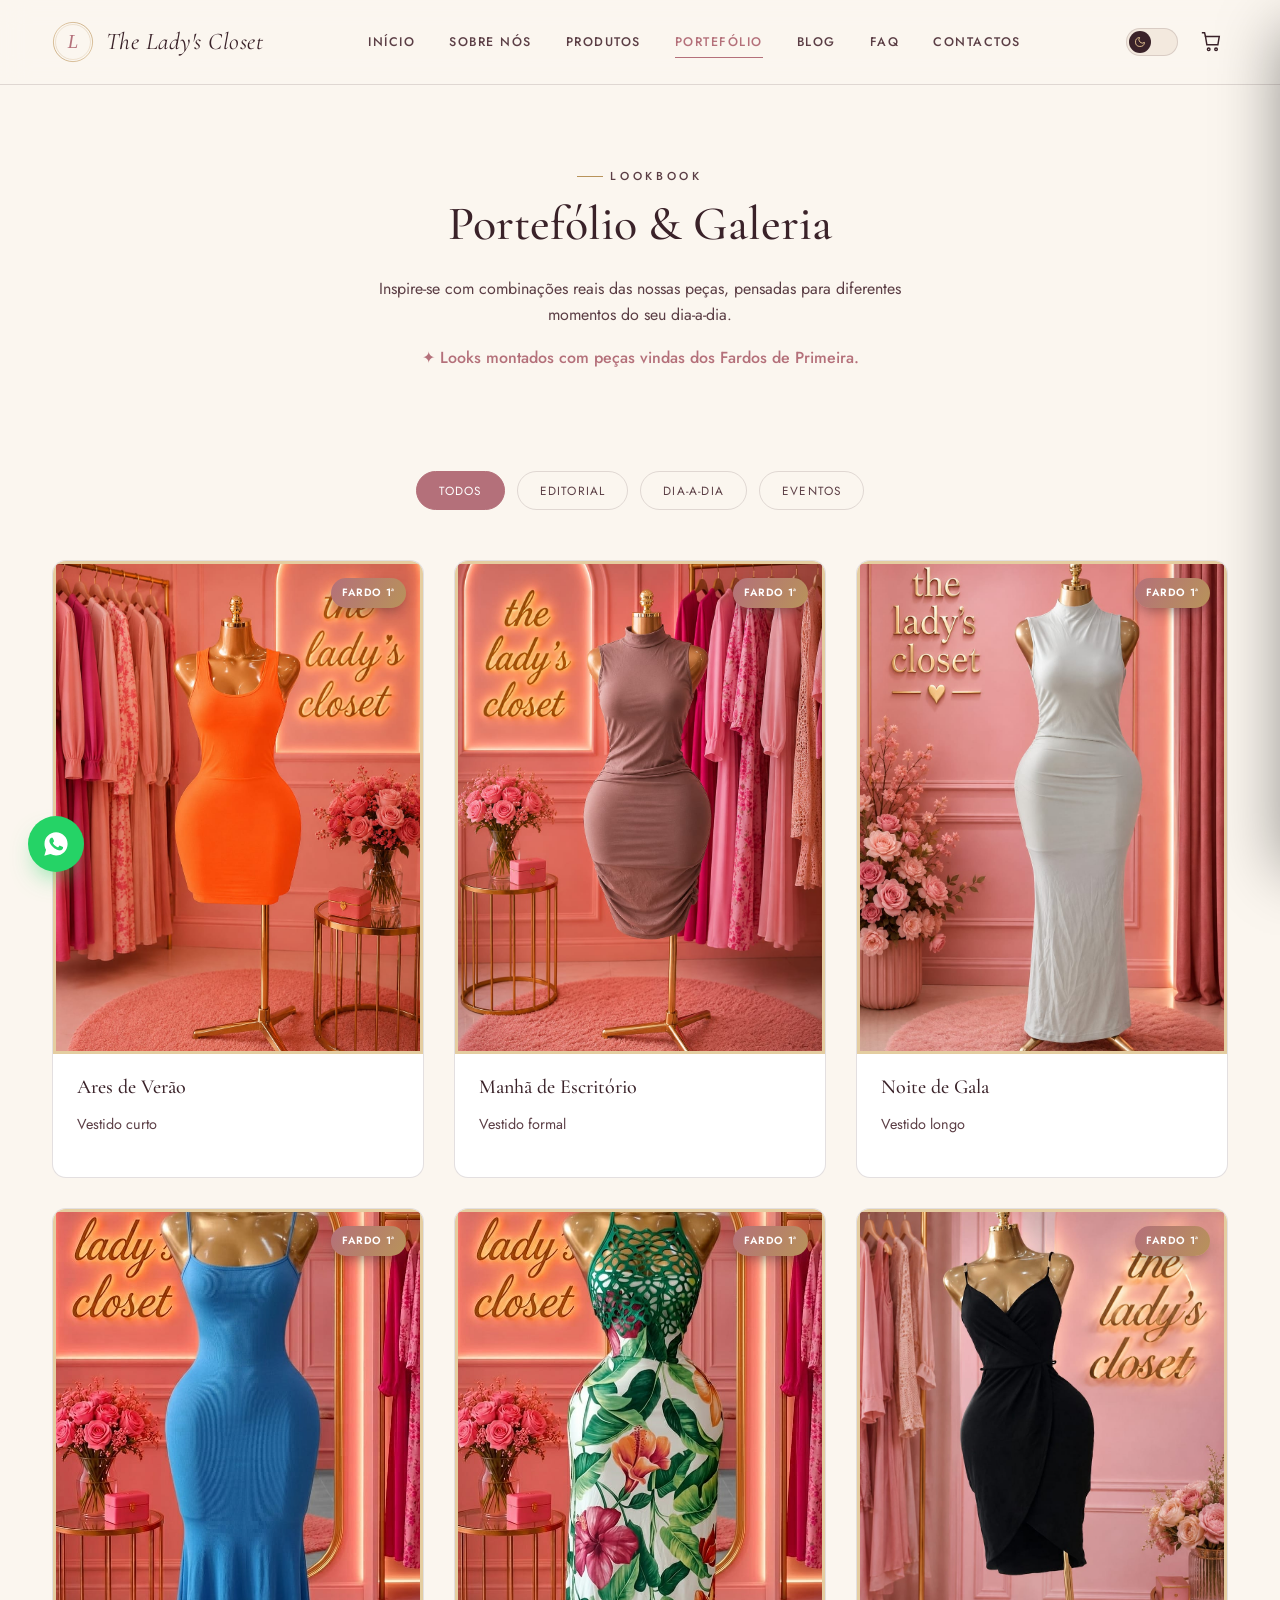
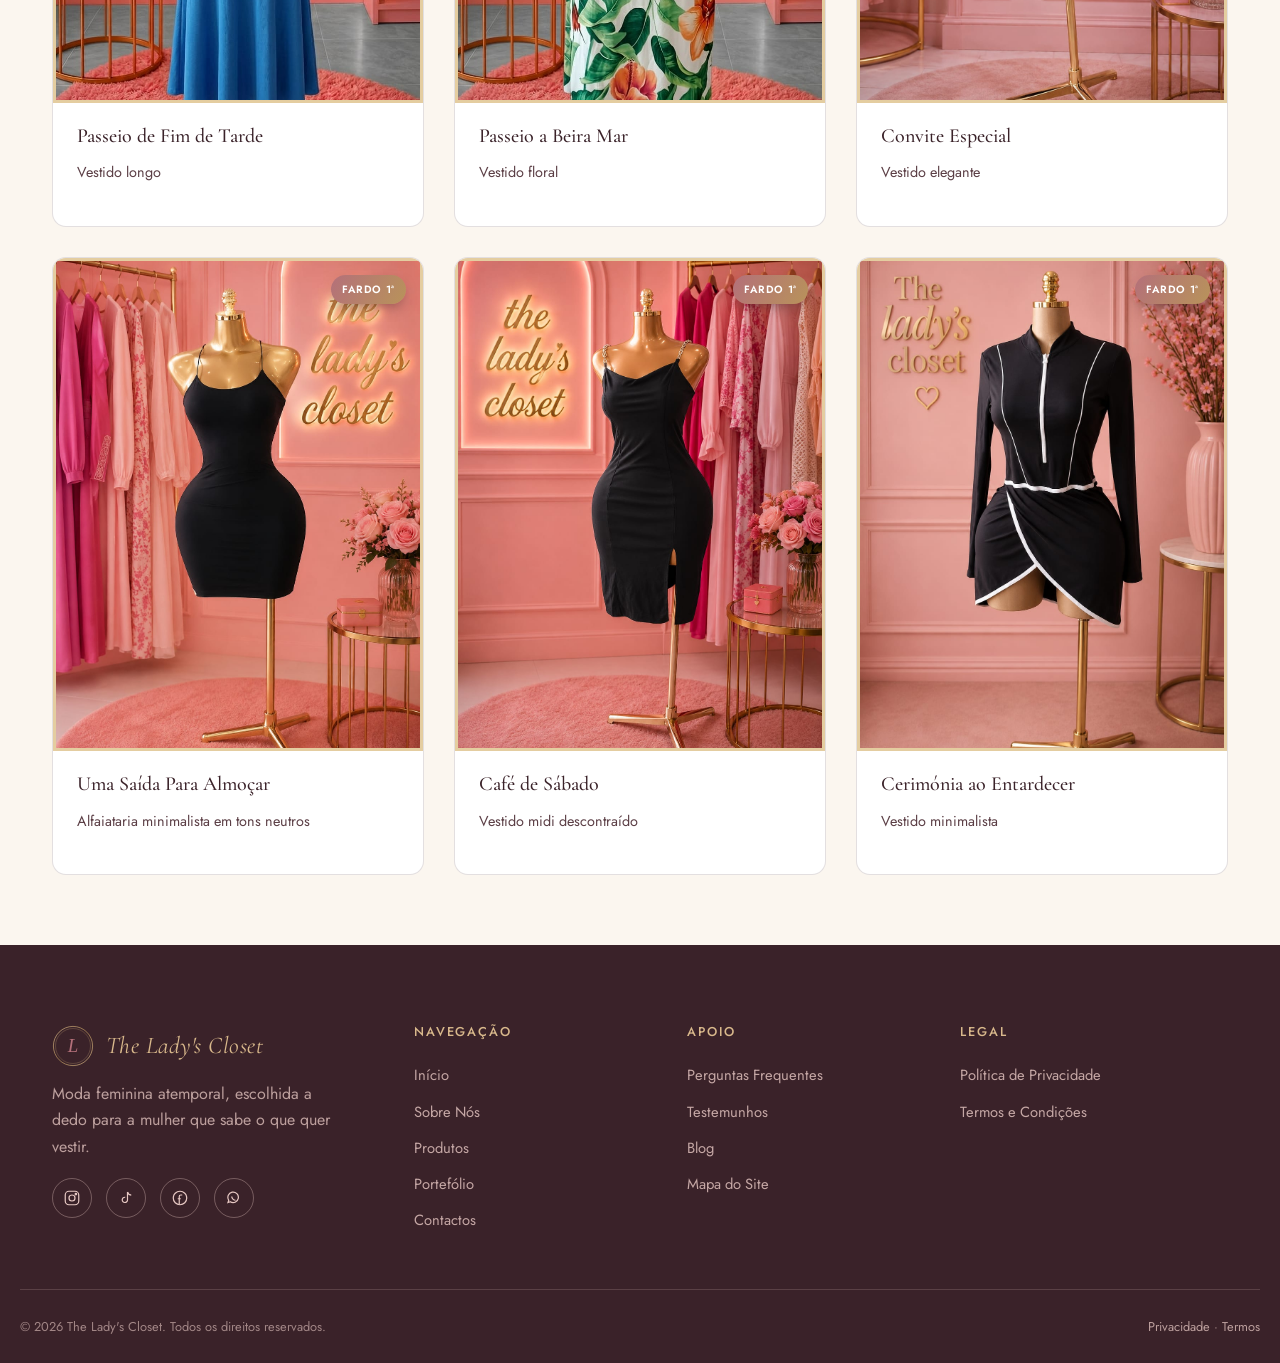
<file: HTML/portfolio.html>
<!DOCTYPE html>
<html lang="pt">
<head>
  <!-- Google tag (gtag.js) -->
<script async src="https://www.googletagmanager.com/gtag/js?id=G-2V28P3K8R2"></script>
<script>
  window.dataLayer = window.dataLayer || [];
  function gtag(){dataLayer.push(arguments);}
  gtag('js', new Date());

  gtag('config', 'G-2V28P3K8R2');
</script>
<meta charset="UTF-8">
<meta name="viewport" content="width=device-width, initial-scale=1.0">
<title>Portefólio — The Lady's Closet</title>
<meta name="description" content="Galeria de looks e combinações da The Lady's Closet — inspiração para o seu próximo visual.">
<meta property="og:type" content="website">
<meta property="og:title" content="Portefólio — The Lady's Closet">
<meta property="og:description" content="Galeria de looks e combinações da The Lady's Closet — inspiração para o seu próximo visual.">
<meta property="og:image" content="../Media/V6.jpg">
<meta property="og:locale" content="pt_PT">
<meta name="twitter:card" content="summary_large_image">
<meta name="twitter:title" content="Portefólio — The Lady's Closet">
<meta name="twitter:description" content="Galeria de looks e combinações da The Lady's Closet — inspiração para o seu próximo visual.">
<meta name="twitter:image" content="../Media/V6.jpg">
<link rel="icon" href="../Media/logo.svg" type="image/svg+xml">
<link rel="stylesheet" href="../CSS/style.css">
</head>
<body>

<a href="#conteudo" class="skip-link">Saltar para o conteúdo</a>
<header class="navbar">
  <div class="container nav-inner">
    <a href="../index.html" class="brand"><img src="../Media/logo.svg" alt="Símbolo The Lady's Closet" loading="lazy" decoding="async"><span class="brand-name">The Lady's Closet</span></a>
    <nav class="nav-links" id="menuPrincipal">
      <a href="../index.html">Início</a>
      <a href="sobre-nos.html">Sobre Nós</a>
      <a href="produtos.html">Produtos</a>
      <a href="portfolio.html" class="ativo">Portefólio</a>
      <a href="blog.html">Blog</a>
      <a href="faq.html">FAQ</a>
      <a href="contactos.html">Contactos</a>
    </nav>
    <div class="nav-actions">
      <button class="toggle-escuro" aria-label="Alternar modo escuro"><span class="bola"><svg viewBox="0 0 24 24" fill="none" stroke="currentColor" stroke-width="2"><path d="M21 12.79A9 9 0 1 1 11.21 3 7 7 0 0 0 21 12.79z"/></svg></span></button>
      <button class="icon-btn" data-abrir-carrinho aria-label="Abrir carrinho"><svg viewBox="0 0 24 24" fill="none" stroke="currentColor" stroke-width="1.6"><path d="M6 6h15l-1.5 9h-12z"/><path d="M6 6 5 2H2"/><circle cx="9.5" cy="20" r="1.4"/><circle cx="17.5" cy="20" r="1.4"/></svg><span class="cart-count">0</span></button>
      <button class="nav-burger" aria-label="Abrir menu" aria-expanded="false" aria-controls="menuPrincipal">
        <span class="burger-linha"></span>
        <span class="burger-linha"></span>
        <span class="burger-linha"></span>
      </button>
    </div>
  </div>
</header>

<section id="conteudo" style="padding-top:70px; padding-bottom:20px">
  <div class="container section-head">
    <p class="eyebrow" style="justify-content:center">Lookbook</p>
    <h1 style="font-size:clamp(2rem,4vw,3rem)">Portefólio & Galeria</h1>
    <p>Inspire-se com combinações reais das nossas peças, pensadas para diferentes momentos do seu dia-a-dia.</p>
    <p style="color:var(--accent); font-weight:500; margin-top:6px">✦ Looks montados com peças vindas dos Fardos de Primeira.</p>
  </div>
</section>

<section class="section-tight" style="padding-top:20px">
  <div class="container">
    <div class="filtros">
      <button class="filtro-btn ativo" data-filtro="todos">Todos</button>
      <button class="filtro-btn" data-filtro="editorial">Editorial</button>
      <button class="filtro-btn" data-filtro="dia-a-dia">Dia-a-dia</button>
      <button class="filtro-btn" data-filtro="eventos">Eventos</button>
    </div>

    <div class="grid grid-3" id="grelhaPortfolio">
      <div class="card reveal" data-categoria="editorial"><div class="card-media"><span class="tag-fardo">Fardo 1ª</span><img src="../Media/V19.jpg" alt="Look editorial com vestido" loading="lazy" decoding="async"></div>
        <div class="card-body"><h3>Ares de Verão</h3><p style="color:var(--text-soft); font-size:.9rem">Vestido curto</p></div></div>
      <div class="card reveal" data-categoria="dia-a-dia"><div class="card-media"><span class="tag-fardo">Fardo 1ª</span><img src="../Media/V20.jpg" alt="Look casual com vestido midi" loading="lazy" decoding="async"></div>
        <div class="card-body"><h3>Manhã de Escritório</h3><p style="color:var(--text-soft); font-size:.9rem">Vestido formal</p></div></div>
      <div class="card reveal" data-categoria="eventos"><div class="card-media"><span class="tag-fardo">Fardo 1ª</span><img src="../Media/V5.jpg" alt="Look de evento com vestido longo" loading="lazy" decoding="async"></div>
        <div class="card-body"><h3>Noite de Gala</h3><p style="color:var(--text-soft); font-size:.9rem">Vestido longo</p></div></div>
      <div class="card reveal" data-categoria="dia-a-dia"><div class="card-media"><span class="tag-fardo">Fardo 1ª</span><img src="../Media/V22.jpg" alt="Look com vestido longo azul" loading="lazy" decoding="async"></div>
        <div class="card-body"><h3>Passeio de Fim de Tarde</h3><p style="color:var(--text-soft); font-size:.9rem">Vestido longo</p></div></div>
      <div class="card reveal" data-categoria="editorial"><div class="card-media"><span class="tag-fardo">Fardo 1ª</span><img src="../Media/V23.jpg" alt="Look editorial com vestido floral longo" loading="lazy" decoding="async"></div>
        <div class="card-body"><h3>Passeio a Beira Mar</h3><p style="color:var(--text-soft); font-size:.9rem">Vestido floral</p></div></div>
      <div class="card reveal" data-categoria="eventos"><div class="card-media"><span class="tag-fardo">Fardo 1ª</span><img src="../Media/V9.jpg" alt="Look de evento com vestido preto" loading="lazy" decoding="async"></div>
        <div class="card-body"><h3>Convite Especial</h3><p style="color:var(--text-soft); font-size:.9rem">Vestido elegante</p></div></div>
      <div class="card reveal" data-categoria="editorial"><div class="card-media"><span class="tag-fardo">Fardo 1ª</span><img src="../Media/V14.jpg" alt="Look editorial com vestido preto" loading="lazy" decoding="async"></div>
        <div class="card-body"><h3>Uma Saída Para Almoçar</h3><p style="color:var(--text-soft); font-size:.9rem">Alfaiataria minimalista em tons neutros</p></div></div>
      <div class="card reveal" data-categoria="dia-a-dia"><div class="card-media"><span class="tag-fardo">Fardo 1ª</span><img src="../Media/V13.jpg" alt="Look casual com vestido" loading="lazy" decoding="async"></div>
        <div class="card-body"><h3>Café de Sábado</h3><p style="color:var(--text-soft); font-size:.9rem">Vestido midi descontraído</p></div></div>
      <div class="card reveal" data-categoria="eventos"><div class="card-media"><span class="tag-fardo">Fardo 1ª</span><img src="../Media/V16.jpg" alt="Look de evento com vestido preto" loading="lazy" decoding="async"></div>
        <div class="card-body"><h3>Cerimónia ao Entardecer</h3><p style="color:var(--text-soft); font-size:.9rem">Vestido minimalista</p></div></div>
    </div>
  </div>
</section>

<div class="carrinho-overlay" id="carrinhoOverlay"></div>
<aside class="carrinho-drawer" id="carrinhoDrawer">
  <div class="carrinho-cabecalho"><h3>O Seu Carrinho</h3>
    <button class="icon-btn" data-fechar-carrinho aria-label="Fechar carrinho"><svg viewBox="0 0 24 24" fill="none" stroke="currentColor" stroke-width="1.6"><path d="M6 6l12 12M18 6L6 18"/></svg></button>
  </div>
  <div class="carrinho-itens" id="carrinhoItens"></div>
  <div class="carrinho-rodape">
    <div class="carrinho-total"><span>Total</span><span id="carrinhoTotal">0 Kz</span></div>
    <button class="btn btn-primary btn-block" id="finalizarPedido">Finalizar pelo WhatsApp</button>
  </div>
</aside>

<footer>
  <div class="container footer-grid">
    <div class="footer-brand">
      <a href="../index.html" class="brand"><img src="../Media/logo.svg" alt="Logótipo" loading="lazy" decoding="async"><span class="brand-name" style="color:var(--champagne)">The Lady's Closet</span></a>
      <p>Moda feminina atemporal, escolhida a dedo para a mulher que sabe o que quer vestir.</p>
      <div class="social-row">
        <a href="https://instagram.com/the_ladys_closet.ao" target="_blank" rel="noopener" aria-label="Instagram"><svg viewBox="0 0 24 24" fill="none" stroke="currentColor" stroke-width="1.6"><rect x="3" y="3" width="18" height="18" rx="5"/><circle cx="12" cy="12" r="4"/><circle cx="17.2" cy="6.8" r="1"/></svg></a>
        <a href="https://tiktok.com" target="_blank" rel="noopener" aria-label="TikTok"><svg viewBox="0 0 24 24" fill="none" stroke="currentColor" stroke-width="1.6"><path d="M14 4v10.5a3.5 3.5 0 1 1-3-3.46"/><path d="M14 4c.7 2.4 2.4 4 5 4.2"/></svg></a>
        <a href="https://facebook.com/theladyscloset" target="_blank" rel="noopener" aria-label="Facebook"><svg viewBox="0 0 24 24" fill="none" stroke="currentColor" stroke-width="1.6"><path d="M15 8h-2a2 2 0 0 0-2 2v10M9 13h4"/><circle cx="12" cy="12" r="9"/></svg></a>
        <a href="https://wa.me/244954251078?text=Olá!%20Gostaria%20de%20saber%20mais%20sobre%20os%20produtos." target="_blank" rel="noopener" aria-label="WhatsApp"><svg viewBox="0 0 24 24" fill="none" stroke="currentColor" stroke-width="1.6"><path d="M7 17l-3 1 1-3a7 7 0 1 1 2 2z"/><path d="M9 10c0 2.5 2.5 5 5 5"/></svg></a>
      </div>
    </div>
    <div class="footer-col">
      <h4>Navegação</h4>
      <a href="../index.html">Início</a>
      <a href="sobre-nos.html">Sobre Nós</a>
      <a href="produtos.html">Produtos</a>
      <a href="portfolio.html">Portefólio</a>
      <a href="contactos.html">Contactos</a>
    </div>
    <div class="footer-col">
      <h4>Apoio</h4>
      <a href="faq.html">Perguntas Frequentes</a>
      <a href="depoimentos.html">Testemunhos</a>
      <a href="blog.html">Blog</a>
      <a href="mapa-do-site.html">Mapa do Site</a>
    </div>
    <div class="footer-col">
      <h4>Legal</h4>
      <a href="privacidade.html">Política de Privacidade</a>
      <a href="termos.html">Termos e Condições</a>
    </div>
  </div>
  <div class="container footer-bottom">
    <span>© 2026 The Lady's Closet. Todos os direitos reservados.</span>
    <span><a href="privacidade.html">Privacidade</a> · <a href="termos.html">Termos</a></span>
  </div>
</footer>


<a class="whatsapp-flutuante" href="https://wa.me/244954251078?text=Ol%C3%A1!%20Gostaria%20de%20saber%20mais%20sobre%20os%20produtos." target="_blank" rel="noopener" aria-label="Falar connosco no WhatsApp">
  <svg viewBox="0 0 24 24" fill="currentColor"><path d="M12.04 2C6.58 2 2.13 6.45 2.13 11.91c0 1.77.46 3.45 1.34 4.95L2 22l5.29-1.39a9.9 9.9 0 0 0 4.75 1.21h.01c5.46 0 9.9-4.45 9.9-9.91C21.96 6.45 17.5 2 12.04 2Zm5.8 14.1c-.24.68-1.4 1.3-1.93 1.36-.5.06-1.03.26-3.45-.72-2.9-1.16-4.77-4.06-4.92-4.25-.14-.19-1.18-1.57-1.18-3 0-1.43.75-2.13 1.02-2.42.27-.29.6-.36.79-.36h.57c.19 0 .43-.03.66.5.24.55.81 1.9.88 2.04.07.14.12.3.02.49-.1.19-.15.3-.29.46-.15.17-.31.37-.44.5-.15.14-.3.3-.13.6.17.29.75 1.24 1.62 2 1.11 1 2.05 1.31 2.34 1.46.29.14.46.12.63-.07.17-.19.72-.84.92-1.13.19-.29.38-.24.63-.14.26.1 1.63.77 1.91.91.28.14.46.21.53.34.07.12.07.7-.17 1.38Z"/></svg>
</a>
<button id="botaoTopo" aria-label="Voltar ao topo"><svg viewBox="0 0 24 24" fill="none" stroke="currentColor" stroke-width="2"><path d="M12 19V5M5 12l7-7 7 7"/></svg></button>

<script src="../JS/modo-escuro.js"></script>
<script src="../JS/carrinho.js"></script>
<script src="../JS/principal.js"></script>
<script src="../JS/botao-voltar-topo.js"></script>
<script>
  document.addEventListener('DOMContentLoaded', function () {
    var botoes = document.querySelectorAll('.filtro-btn');
    var cartoes = document.querySelectorAll('#grelhaPortfolio .card');
    botoes.forEach(function (botao) {
      botao.addEventListener('click', function () {
        botoes.forEach(function (b) { b.classList.remove('ativo'); });
        botao.classList.add('ativo');
        var filtro = botao.getAttribute('data-filtro');
        cartoes.forEach(function (cartao) {
          var mostrar = filtro === 'todos' || cartao.getAttribute('data-categoria') === filtro;
          cartao.style.display = mostrar ? '' : 'none';
        });
      });
    });
  });
</script>
</body>
</html>
</file>
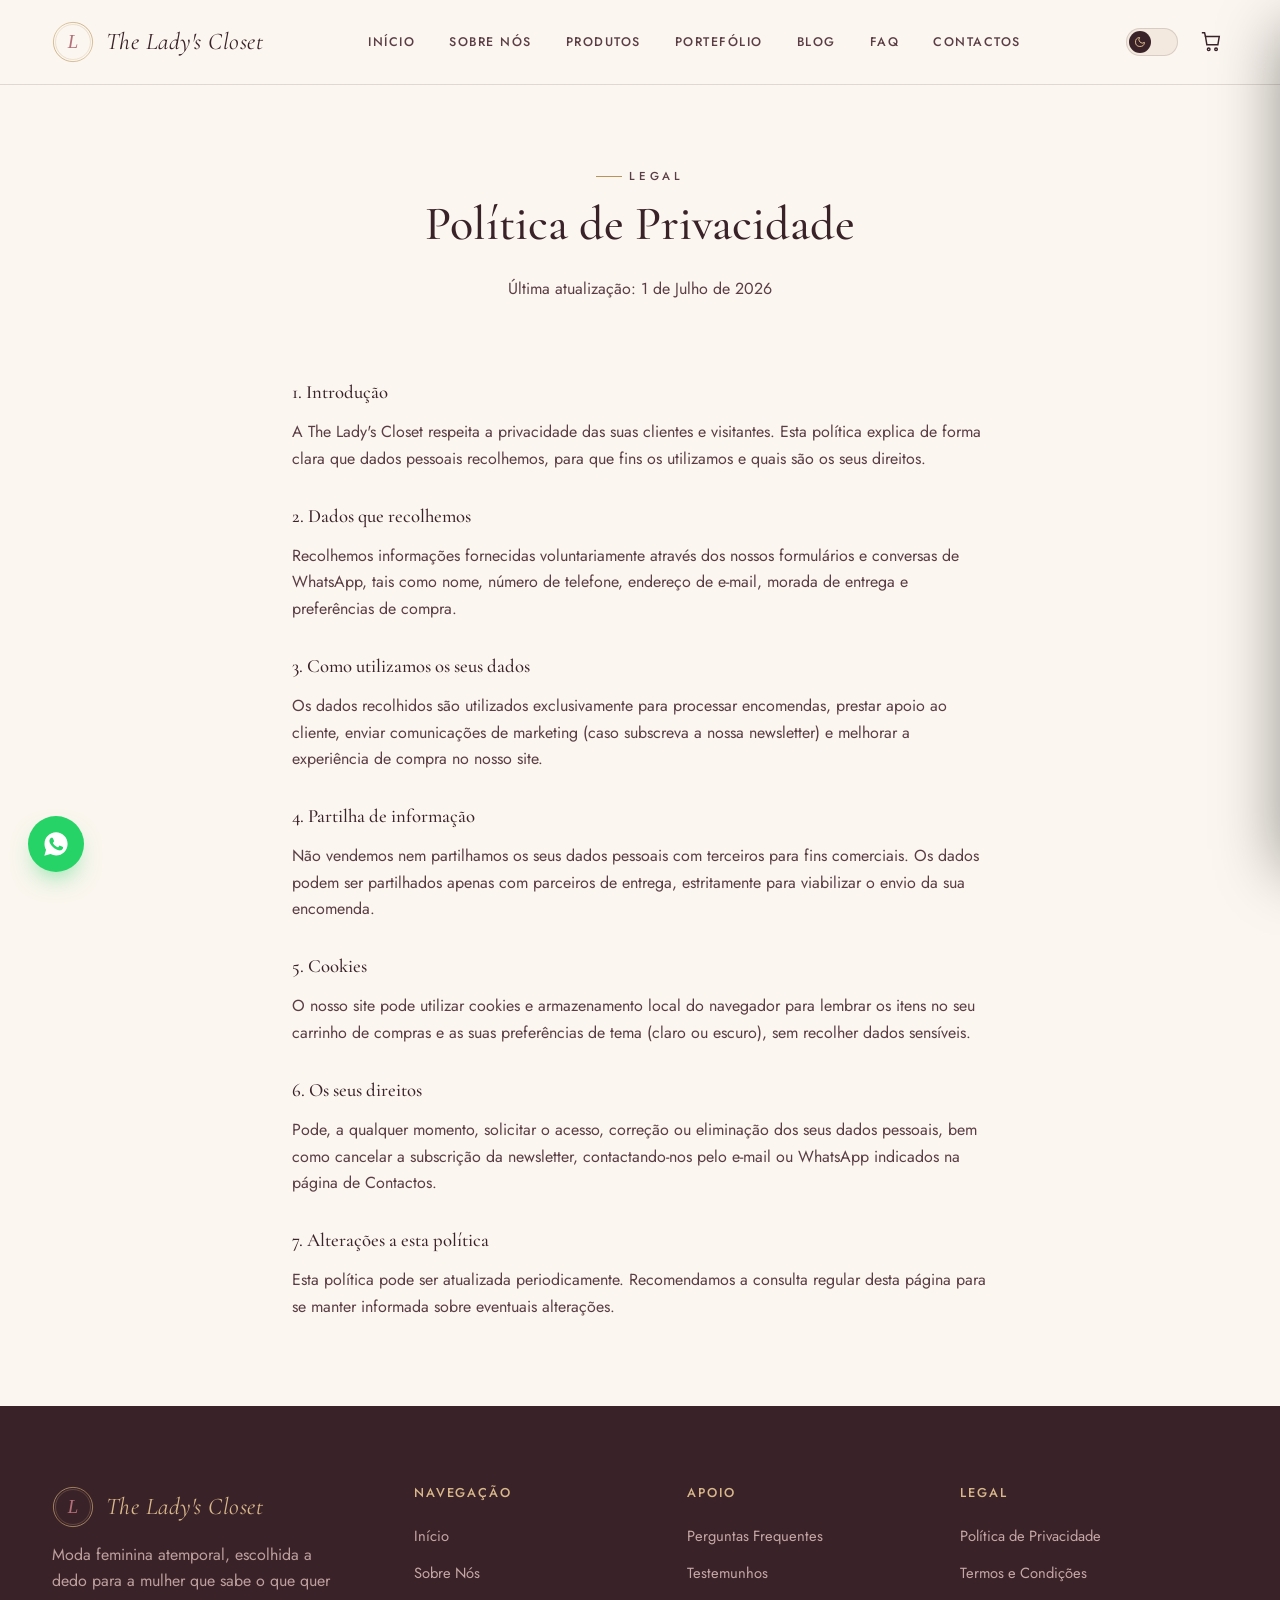
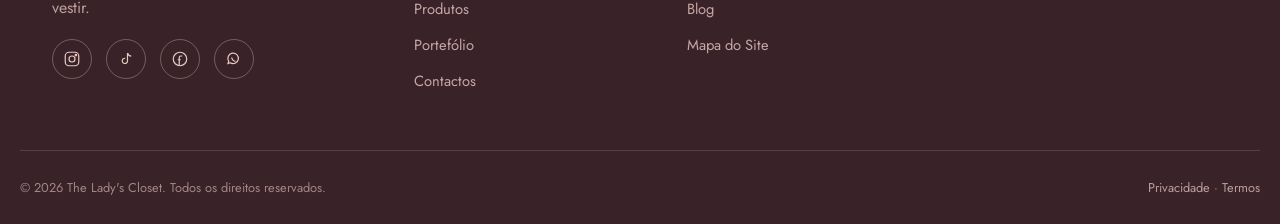
<file: HTML/privacidade.html>
<!DOCTYPE html>
<html lang="pt">
<head>
  <!-- Google tag (gtag.js) -->
<script async src="https://www.googletagmanager.com/gtag/js?id=G-2V28P3K8R2"></script>
<script>
  window.dataLayer = window.dataLayer || [];
  function gtag(){dataLayer.push(arguments);}
  gtag('js', new Date());

  gtag('config', 'G-2V28P3K8R2');
</script>
<meta charset="UTF-8">
<meta name="viewport" content="width=device-width, initial-scale=1.0">
<title>Política de Privacidade — The Lady's Closet</title>
<meta name="description" content="Saiba como a The Lady's Closet recolhe, utiliza e protege os seus dados pessoais.">
<meta property="og:type" content="website">
<meta property="og:title" content="Política de Privacidade — The Lady's Closet">
<meta property="og:description" content="Saiba como a The Lady's Closet recolhe, utiliza e protege os seus dados pessoais.">
<meta property="og:image" content="../Media/V6.jpg">
<meta property="og:locale" content="pt_PT">
<meta name="twitter:card" content="summary_large_image">
<meta name="twitter:title" content="Política de Privacidade — The Lady's Closet">
<meta name="twitter:description" content="Saiba como a The Lady's Closet recolhe, utiliza e protege os seus dados pessoais.">
<meta name="twitter:image" content="../Media/V6.jpg">
<link rel="icon" href="../Media/logo.svg" type="image/svg+xml">
<link rel="stylesheet" href="../CSS/style.css">
</head>
<body>

<a href="#conteudo" class="skip-link">Saltar para o conteúdo</a>
<header class="navbar">
  <div class="container nav-inner">
    <a href="../index.html" class="brand"><img src="../Media/logo.svg" alt="Símbolo The Lady's Closet" loading="lazy" decoding="async"><span class="brand-name">The Lady's Closet</span></a>
    <nav class="nav-links" id="menuPrincipal">
      <a href="../index.html">Início</a>
      <a href="sobre-nos.html">Sobre Nós</a>
      <a href="produtos.html">Produtos</a>
      <a href="portfolio.html">Portefólio</a>
      <a href="blog.html">Blog</a>
      <a href="faq.html">FAQ</a>
      <a href="contactos.html">Contactos</a>
    </nav>
    <div class="nav-actions">
      <button class="toggle-escuro" aria-label="Alternar modo escuro"><span class="bola"><svg viewBox="0 0 24 24" fill="none" stroke="currentColor" stroke-width="2"><path d="M21 12.79A9 9 0 1 1 11.21 3 7 7 0 0 0 21 12.79z"/></svg></span></button>
      <button class="icon-btn" data-abrir-carrinho aria-label="Abrir carrinho"><svg viewBox="0 0 24 24" fill="none" stroke="currentColor" stroke-width="1.6"><path d="M6 6h15l-1.5 9h-12z"/><path d="M6 6 5 2H2"/><circle cx="9.5" cy="20" r="1.4"/><circle cx="17.5" cy="20" r="1.4"/></svg><span class="cart-count">0</span></button>
      <button class="nav-burger" aria-label="Abrir menu" aria-expanded="false" aria-controls="menuPrincipal">
        <span class="burger-linha"></span>
        <span class="burger-linha"></span>
        <span class="burger-linha"></span>
      </button>
    </div>
  </div>
</header>

<section id="conteudo" style="padding-top:70px; padding-bottom:20px">
  <div class="container section-head" style="max-width:760px">
    <p class="eyebrow" style="justify-content:center">Legal</p>
    <h1 style="font-size:clamp(2rem,4vw,3rem)">Política de Privacidade</h1>
    <p>Última atualização: 1 de Julho de 2026</p>
  </div>
</section>

<section class="section-tight" style="padding-top:0">
  <div class="container" style="max-width:760px">

    <h3>1. Introdução</h3>
    <p style="color:var(--text-soft)">A The Lady's Closet respeita a privacidade das suas clientes e visitantes. Esta política explica de forma clara que dados pessoais recolhemos, para que fins os utilizamos e quais são os seus direitos.</p>

    <h3 style="margin-top:34px">2. Dados que recolhemos</h3>
    <p style="color:var(--text-soft)">Recolhemos informações fornecidas voluntariamente através dos nossos formulários e conversas de WhatsApp, tais como nome, número de telefone, endereço de e-mail, morada de entrega e preferências de compra.</p>

    <h3 style="margin-top:34px">3. Como utilizamos os seus dados</h3>
    <p style="color:var(--text-soft)">Os dados recolhidos são utilizados exclusivamente para processar encomendas, prestar apoio ao cliente, enviar comunicações de marketing (caso subscreva a nossa newsletter) e melhorar a experiência de compra no nosso site.</p>

    <h3 style="margin-top:34px">4. Partilha de informação</h3>
    <p style="color:var(--text-soft)">Não vendemos nem partilhamos os seus dados pessoais com terceiros para fins comerciais. Os dados podem ser partilhados apenas com parceiros de entrega, estritamente para viabilizar o envio da sua encomenda.</p>

    <h3 style="margin-top:34px">5. Cookies</h3>
    <p style="color:var(--text-soft)">O nosso site pode utilizar cookies e armazenamento local do navegador para lembrar os itens no seu carrinho de compras e as suas preferências de tema (claro ou escuro), sem recolher dados sensíveis.</p>

    <h3 style="margin-top:34px">6. Os seus direitos</h3>
    <p style="color:var(--text-soft)">Pode, a qualquer momento, solicitar o acesso, correção ou eliminação dos seus dados pessoais, bem como cancelar a subscrição da newsletter, contactando-nos pelo e-mail ou WhatsApp indicados na página de Contactos.</p>

    <h3 style="margin-top:34px">7. Alterações a esta política</h3>
    <p style="color:var(--text-soft)">Esta política pode ser atualizada periodicamente. Recomendamos a consulta regular desta página para se manter informada sobre eventuais alterações.</p>

  </div>
</section>

<div class="carrinho-overlay" id="carrinhoOverlay"></div>
<aside class="carrinho-drawer" id="carrinhoDrawer">
  <div class="carrinho-cabecalho"><h3>O Seu Carrinho</h3>
    <button class="icon-btn" data-fechar-carrinho aria-label="Fechar carrinho"><svg viewBox="0 0 24 24" fill="none" stroke="currentColor" stroke-width="1.6"><path d="M6 6l12 12M18 6L6 18"/></svg></button>
  </div>
  <div class="carrinho-itens" id="carrinhoItens"></div>
  <div class="carrinho-rodape">
    <div class="carrinho-total"><span>Total</span><span id="carrinhoTotal">0 Kz</span></div>
    <button class="btn btn-primary btn-block" id="finalizarPedido">Finalizar pelo WhatsApp</button>
  </div>
</aside>

<footer>
  <div class="container footer-grid">
    <div class="footer-brand">
      <a href="../index.html" class="brand"><img src="../Media/logo.svg" alt="Logótipo" loading="lazy" decoding="async"><span class="brand-name" style="color:var(--champagne)">The Lady's Closet</span></a>
      <p>Moda feminina atemporal, escolhida a dedo para a mulher que sabe o que quer vestir.</p>
      <div class="social-row">
        <a href="https://instagram.com/the_ladys_closet.ao" target="_blank" rel="noopener" aria-label="Instagram"><svg viewBox="0 0 24 24" fill="none" stroke="currentColor" stroke-width="1.6"><rect x="3" y="3" width="18" height="18" rx="5"/><circle cx="12" cy="12" r="4"/><circle cx="17.2" cy="6.8" r="1"/></svg></a>
        <a href="https://tiktok.com" target="_blank" rel="noopener" aria-label="TikTok"><svg viewBox="0 0 24 24" fill="none" stroke="currentColor" stroke-width="1.6"><path d="M14 4v10.5a3.5 3.5 0 1 1-3-3.46"/><path d="M14 4c.7 2.4 2.4 4 5 4.2"/></svg></a>
        <a href="https://facebook.com/theladyscloset" target="_blank" rel="noopener" aria-label="Facebook"><svg viewBox="0 0 24 24" fill="none" stroke="currentColor" stroke-width="1.6"><path d="M15 8h-2a2 2 0 0 0-2 2v10M9 13h4"/><circle cx="12" cy="12" r="9"/></svg></a>
        <a href="https://wa.me/244954251078?text=Olá!%20Gostaria%20de%20saber%20mais%20sobre%20os%20produtos." target="_blank" rel="noopener" aria-label="WhatsApp"><svg viewBox="0 0 24 24" fill="none" stroke="currentColor" stroke-width="1.6"><path d="M7 17l-3 1 1-3a7 7 0 1 1 2 2z"/><path d="M9 10c0 2.5 2.5 5 5 5"/></svg></a>
      </div>
    </div>
    <div class="footer-col">
      <h4>Navegação</h4>
      <a href="../index.html">Início</a>
      <a href="sobre-nos.html">Sobre Nós</a>
      <a href="produtos.html">Produtos</a>
      <a href="portfolio.html">Portefólio</a>
      <a href="contactos.html">Contactos</a>
    </div>
    <div class="footer-col">
      <h4>Apoio</h4>
      <a href="faq.html">Perguntas Frequentes</a>
      <a href="depoimentos.html">Testemunhos</a>
      <a href="blog.html">Blog</a>
      <a href="mapa-do-site.html">Mapa do Site</a>
    </div>
    <div class="footer-col">
      <h4>Legal</h4>
      <a href="privacidade.html">Política de Privacidade</a>
      <a href="termos.html">Termos e Condições</a>
    </div>
  </div>
  <div class="container footer-bottom">
    <span>© 2026 The Lady's Closet. Todos os direitos reservados.</span>
    <span><a href="privacidade.html">Privacidade</a> · <a href="termos.html">Termos</a></span>
  </div>
</footer>


<a class="whatsapp-flutuante" href="https://wa.me/244954251078?text=Ol%C3%A1!%20Gostaria%20de%20saber%20mais%20sobre%20os%20produtos." target="_blank" rel="noopener" aria-label="Falar connosco no WhatsApp">
  <svg viewBox="0 0 24 24" fill="currentColor"><path d="M12.04 2C6.58 2 2.13 6.45 2.13 11.91c0 1.77.46 3.45 1.34 4.95L2 22l5.29-1.39a9.9 9.9 0 0 0 4.75 1.21h.01c5.46 0 9.9-4.45 9.9-9.91C21.96 6.45 17.5 2 12.04 2Zm5.8 14.1c-.24.68-1.4 1.3-1.93 1.36-.5.06-1.03.26-3.45-.72-2.9-1.16-4.77-4.06-4.92-4.25-.14-.19-1.18-1.57-1.18-3 0-1.43.75-2.13 1.02-2.42.27-.29.6-.36.79-.36h.57c.19 0 .43-.03.66.5.24.55.81 1.9.88 2.04.07.14.12.3.02.49-.1.19-.15.3-.29.46-.15.17-.31.37-.44.5-.15.14-.3.3-.13.6.17.29.75 1.24 1.62 2 1.11 1 2.05 1.31 2.34 1.46.29.14.46.12.63-.07.17-.19.72-.84.92-1.13.19-.29.38-.24.63-.14.26.1 1.63.77 1.91.91.28.14.46.21.53.34.07.12.07.7-.17 1.38Z"/></svg>
</a>
<button id="botaoTopo" aria-label="Voltar ao topo"><svg viewBox="0 0 24 24" fill="none" stroke="currentColor" stroke-width="2"><path d="M12 19V5M5 12l7-7 7 7"/></svg></button>

<script src="../JS/modo-escuro.js"></script>
<script src="../JS/carrinho.js"></script>
<script src="../JS/principal.js"></script>
<script src="../JS/botao-voltar-topo.js"></script>
</body>
</html>
</file>
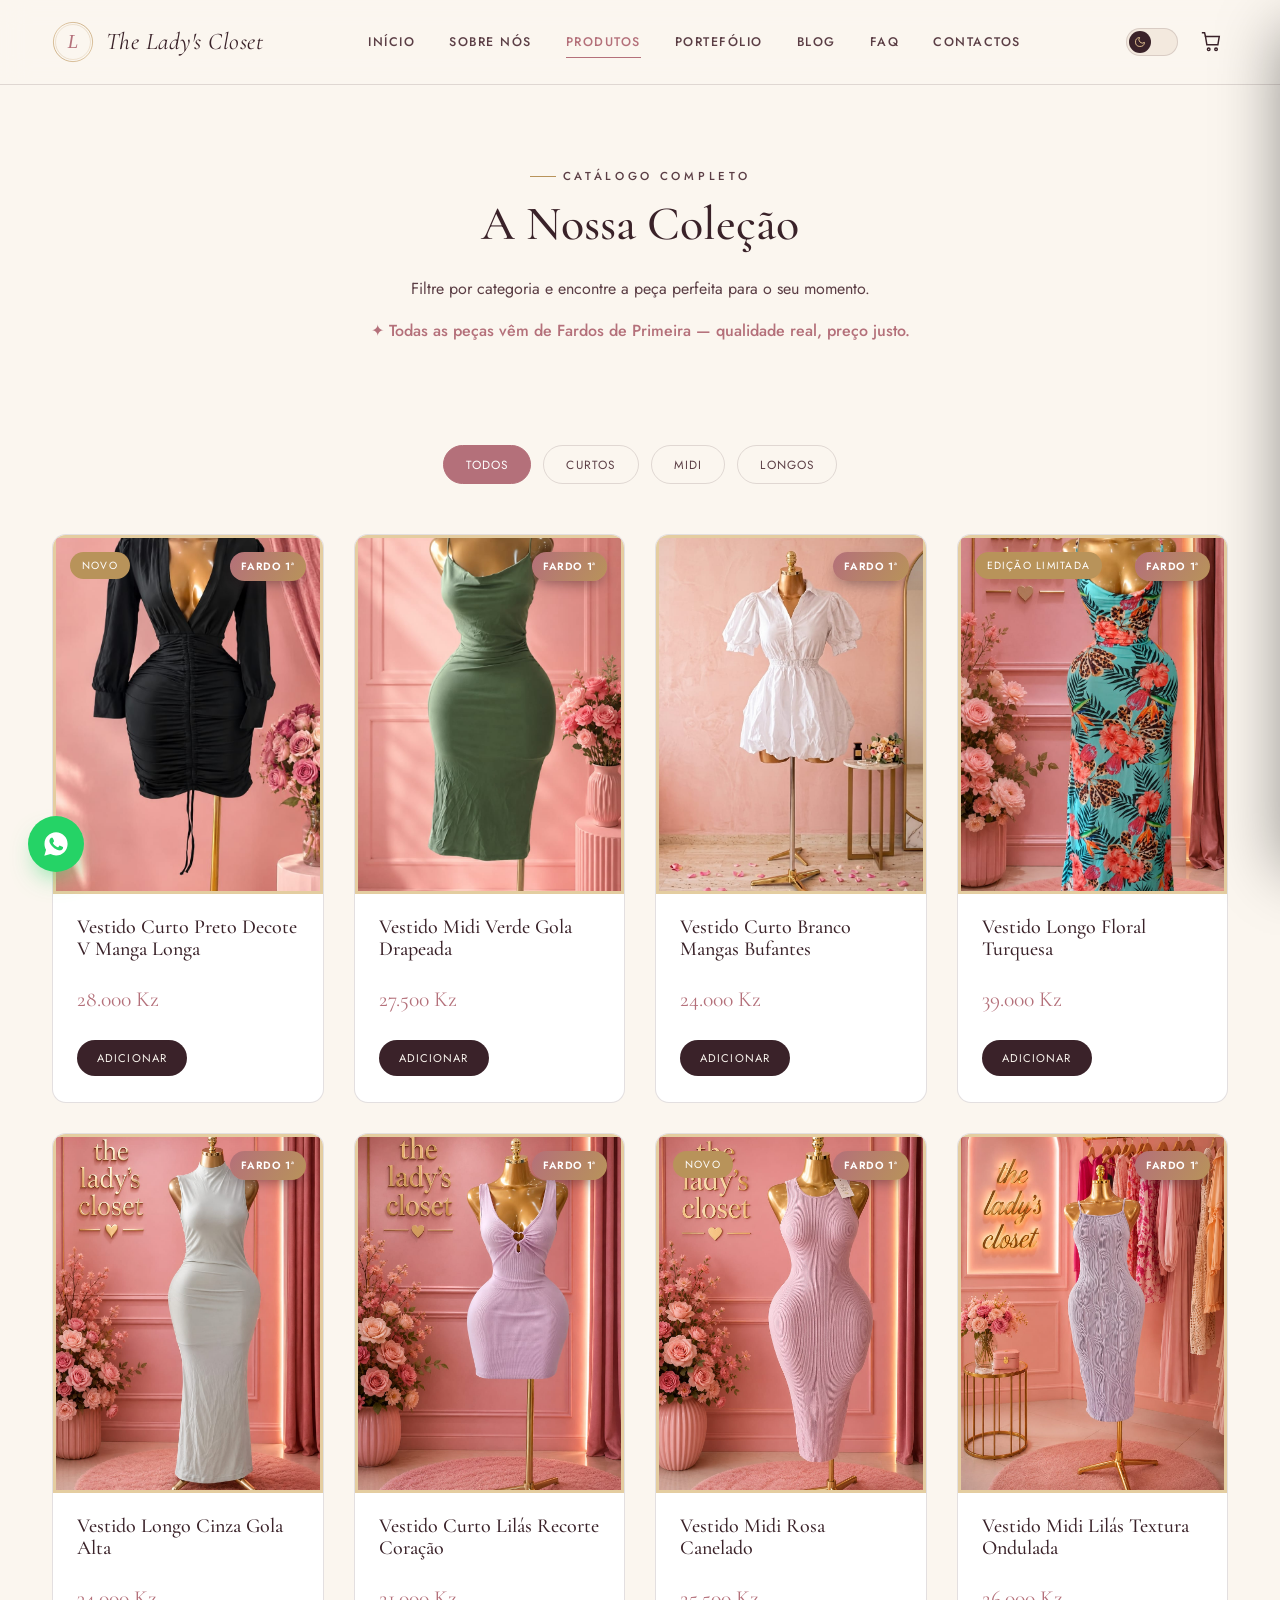
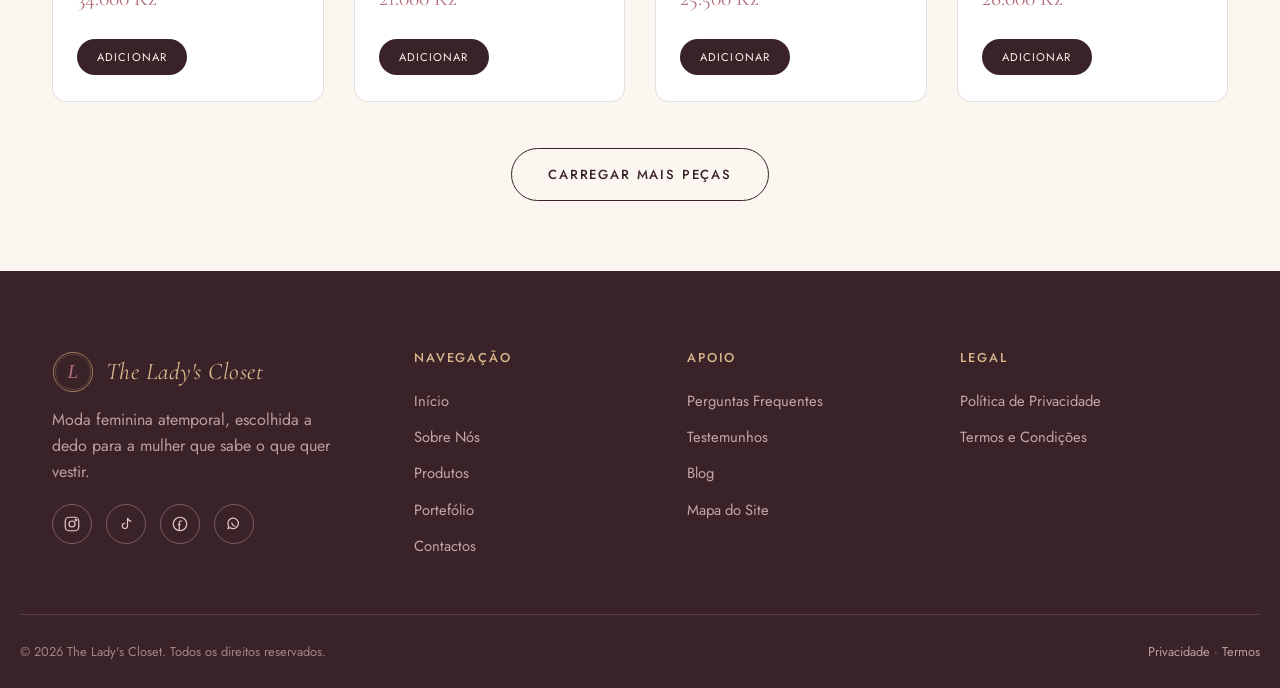
<file: HTML/produtos.html>
<!DOCTYPE html>
<html lang="pt">
<head>
  <!-- Google tag (gtag.js) -->
<script async src="https://www.googletagmanager.com/gtag/js?id=G-2V28P3K8R2"></script>
<script>
  window.dataLayer = window.dataLayer || [];
  function gtag(){dataLayer.push(arguments);}
  gtag('js', new Date());

  gtag('config', 'G-2V28P3K8R2');
</script>
<meta charset="UTF-8">
<meta name="viewport" content="width=device-width, initial-scale=1.0">
<title>Produtos — The Lady's Closet</title>
<meta name="description" content="Explore a coleção completa da The Lady's Closet: vestidos curtos, midi e longos para todas as ocasiões.">
<meta property="og:type" content="website">
<meta property="og:title" content="Produtos — The Lady's Closet">
<meta property="og:description" content="Explore a coleção completa da The Lady's Closet: vestidos curtos, midi e longos para todas as ocasiões.">
<meta property="og:image" content="../Media/V6.jpg">
<meta property="og:locale" content="pt_PT">
<meta name="twitter:card" content="summary_large_image">
<meta name="twitter:title" content="Produtos — The Lady's Closet">
<meta name="twitter:description" content="Explore a coleção completa da The Lady's Closet: vestidos curtos, midi e longos para todas as ocasiões.">
<meta name="twitter:image" content="../Media/V6.jpg">
<link rel="icon" href="../Media/logo.svg" type="image/svg+xml">
<link rel="stylesheet" href="../CSS/style.css">
</head>
<body>

<a href="#conteudo" class="skip-link">Saltar para o conteúdo</a>
<header class="navbar">
  <div class="container nav-inner">
    <a href="../index.html" class="brand"><img src="../Media/logo.svg" alt="Símbolo The Lady's Closet" loading="lazy" decoding="async"><span class="brand-name">The Lady's Closet</span></a>
    <nav class="nav-links" id="menuPrincipal">
      <a href="../index.html">Início</a>
      <a href="sobre-nos.html">Sobre Nós</a>
      <a href="produtos.html" class="ativo">Produtos</a>
      <a href="portfolio.html">Portefólio</a>
      <a href="blog.html">Blog</a>
      <a href="faq.html">FAQ</a>
      <a href="contactos.html">Contactos</a>
    </nav>
    <div class="nav-actions">
      <button class="toggle-escuro" aria-label="Alternar modo escuro"><span class="bola"><svg viewBox="0 0 24 24" fill="none" stroke="currentColor" stroke-width="2"><path d="M21 12.79A9 9 0 1 1 11.21 3 7 7 0 0 0 21 12.79z"/></svg></span></button>
      <button class="icon-btn" data-abrir-carrinho aria-label="Abrir carrinho"><svg viewBox="0 0 24 24" fill="none" stroke="currentColor" stroke-width="1.6"><path d="M6 6h15l-1.5 9h-12z"/><path d="M6 6 5 2H2"/><circle cx="9.5" cy="20" r="1.4"/><circle cx="17.5" cy="20" r="1.4"/></svg><span class="cart-count">0</span></button>
      <button class="nav-burger" aria-label="Abrir menu" aria-expanded="false" aria-controls="menuPrincipal">
        <span class="burger-linha"></span>
        <span class="burger-linha"></span>
        <span class="burger-linha"></span>
      </button>
    </div>
  </div>
</header>

<section id="conteudo" style="padding-top:70px; padding-bottom:40px">
  <div class="container section-head">
    <p class="eyebrow" style="justify-content:center">Catálogo Completo</p>
    <h1 style="font-size:clamp(2rem,4vw,3rem)">A Nossa Coleção</h1>
    <p>Filtre por categoria e encontre a peça perfeita para o seu momento.</p>
    <p style="color:var(--accent); font-weight:500; margin-top:6px">✦ Todas as peças vêm de Fardos de Primeira — qualidade real, preço justo.</p>
  </div>
</section>

<section class="section-tight" style="padding-top:0">
  <div class="container">
    <div class="filtros">
      <button class="filtro-btn ativo" data-filtro="todos">Todos</button>
      <button class="filtro-btn" data-filtro="curto">Curtos</button>
      <button class="filtro-btn" data-filtro="midi">Midi</button>
      <button class="filtro-btn" data-filtro="longo">Longos</button>
    </div>

    <div class="grid grid-4" id="grelhaProdutos">

      <div class="card reveal" data-categoria="curto">
        <div class="card-media"><span class="tag-fardo">Fardo 1ª</span><span class="tag-gold">Novo</span><img src="../Media/V1.jpg" alt="Vestido Curto Preto Decote V Manga Longa" loading="lazy" decoding="async"></div>
        <div class="card-body"><h3>Vestido Curto Preto Decote V Manga Longa</h3><p class="preco">28.000 Kz</p>
          <div class="card-actions"><button class="add-carrinho" data-id="v1" data-nome="Vestido Curto Preto Decote V Manga Longa" data-preco="28000" data-imagem="../Media/V1.jpg">Adicionar</button></div>
        </div>
      </div>

      <div class="card reveal" data-categoria="midi">
        <div class="card-media"><span class="tag-fardo">Fardo 1ª</span><img src="../Media/V2.jpg" alt="Vestido Midi Verde Gola Drapeada" loading="lazy" decoding="async"></div>
        <div class="card-body"><h3>Vestido Midi Verde Gola Drapeada</h3><p class="preco">27.500 Kz</p>
          <div class="card-actions"><button class="add-carrinho" data-id="v2" data-nome="Vestido Midi Verde Gola Drapeada" data-preco="27500" data-imagem="../Media/V2.jpg">Adicionar</button></div>
        </div>
      </div>

      <div class="card reveal" data-categoria="curto">
        <div class="card-media"><span class="tag-fardo">Fardo 1ª</span><img src="../Media/V3.jpg" alt="Vestido Curto Branco Mangas Bufantes" loading="lazy" decoding="async"></div>
        <div class="card-body"><h3>Vestido Curto Branco Mangas Bufantes</h3><p class="preco">24.000 Kz</p>
          <div class="card-actions"><button class="add-carrinho" data-id="v3" data-nome="Vestido Curto Branco Mangas Bufantes" data-preco="24000" data-imagem="../Media/V3.jpg">Adicionar</button></div>
        </div>
      </div>

      <div class="card reveal" data-categoria="longo">
        <div class="card-media"><span class="tag-fardo">Fardo 1ª</span><span class="tag-gold">Edição Limitada</span><img src="../Media/V4.jpg" alt="Vestido Longo Floral Turquesa" loading="lazy" decoding="async"></div>
        <div class="card-body"><h3>Vestido Longo Floral Turquesa</h3><p class="preco">39.000 Kz</p>
          <div class="card-actions"><button class="add-carrinho" data-id="v4" data-nome="Vestido Longo Floral Turquesa" data-preco="39000" data-imagem="../Media/V4.jpg">Adicionar</button></div>
        </div>
      </div>

      <div class="card reveal" data-categoria="longo">
        <div class="card-media"><span class="tag-fardo">Fardo 1ª</span><img src="../Media/V5.jpg" alt="Vestido Longo Cinza Gola Alta" loading="lazy" decoding="async"></div>
        <div class="card-body"><h3>Vestido Longo Cinza Gola Alta</h3><p class="preco">34.000 Kz</p>
          <div class="card-actions"><button class="add-carrinho" data-id="v5" data-nome="Vestido Longo Cinza Gola Alta" data-preco="34000" data-imagem="../Media/V5.jpg">Adicionar</button></div>
        </div>
      </div>

      <div class="card reveal" data-categoria="curto">
        <div class="card-media"><span class="tag-fardo">Fardo 1ª</span><img src="../Media/V6.jpg" alt="Vestido Curto Lilás Recorte Coração" loading="lazy" decoding="async"></div>
        <div class="card-body"><h3>Vestido Curto Lilás Recorte Coração</h3><p class="preco">21.000 Kz</p>
          <div class="card-actions"><button class="add-carrinho" data-id="v6" data-nome="Vestido Curto Lilás Recorte Coração" data-preco="21000" data-imagem="../Media/V6.jpg">Adicionar</button></div>
        </div>
      </div>

      <div class="card reveal" data-categoria="midi">
        <div class="card-media"><span class="tag-fardo">Fardo 1ª</span><span class="tag-gold">Novo</span><img src="../Media/V7.jpg" alt="Vestido Midi Rosa Canelado" loading="lazy" decoding="async"></div>
        <div class="card-body"><h3>Vestido Midi Rosa Canelado</h3><p class="preco">25.500 Kz</p>
          <div class="card-actions"><button class="add-carrinho" data-id="v7" data-nome="Vestido Midi Rosa Canelado" data-preco="25500" data-imagem="../Media/V7.jpg">Adicionar</button></div>
        </div>
      </div>

      <div class="card reveal" data-categoria="midi">
        <div class="card-media"><span class="tag-fardo">Fardo 1ª</span><img src="../Media/V8.jpg" alt="Vestido Midi Lilás Textura Ondulada" loading="lazy" decoding="async"></div>
        <div class="card-body"><h3>Vestido Midi Lilás Textura Ondulada</h3><p class="preco">26.000 Kz</p>
          <div class="card-actions"><button class="add-carrinho" data-id="v8" data-nome="Vestido Midi Lilás Textura Ondulada" data-preco="26000" data-imagem="../Media/V8.jpg">Adicionar</button></div>
        </div>
      </div>

      <div class="card reveal" data-categoria="curto">
        <div class="card-media"><span class="tag-fardo">Fardo 1ª</span><img src="../Media/V9.jpg" alt="Vestido Curto Preto Envelope" loading="lazy" decoding="async"></div>
        <div class="card-body"><h3>Vestido Curto Preto Envelope</h3><p class="preco">23.500 Kz</p>
          <div class="card-actions"><button class="add-carrinho" data-id="v9" data-nome="Vestido Curto Preto Envelope" data-preco="23500" data-imagem="../Media/V9.jpg">Adicionar</button></div>
        </div>
      </div>

      <div class="card reveal" data-categoria="midi">
        <div class="card-media"><span class="tag-fardo">Fardo 1ª</span><span class="tag-gold">Edição Limitada</span><img src="../Media/V10.jpg" alt="Vestido Midi Branco Alça Fina" loading="lazy" decoding="async"></div>
        <div class="card-body"><h3>Vestido Midi Branco Alça Fina</h3><p class="preco">22.000 Kz</p>
          <div class="card-actions"><button class="add-carrinho" data-id="v10" data-nome="Vestido Midi Branco Alça Fina" data-preco="22000" data-imagem="../Media/V10.jpg">Adicionar</button></div>
        </div>
      </div>

      <div class="card reveal" data-categoria="curto">
        <div class="card-media"><span class="tag-fardo">Fardo 1ª</span><img src="../Media/V11.jpg" alt="Vestido Curto Preto Franzido" loading="lazy" decoding="async"></div>
        <div class="card-body"><h3>Vestido Curto Preto Franzido</h3><p class="preco">24.500 Kz</p>
          <div class="card-actions"><button class="add-carrinho" data-id="v11" data-nome="Vestido Curto Preto Franzido" data-preco="24500" data-imagem="../Media/V11.jpg">Adicionar</button></div>
        </div>
      </div>

      <div class="card reveal" data-categoria="midi">
        <div class="card-media"><span class="tag-fardo">Fardo 1ª</span><img src="../Media/V12.jpg" alt="Vestido Midi Preto Alça Fina" loading="lazy" decoding="async"></div>
        <div class="card-body"><h3>Vestido Midi Preto Alça Fina</h3><p class="preco">25.000 Kz</p>
          <div class="card-actions"><button class="add-carrinho" data-id="v12" data-nome="Vestido Midi Preto Alça Fina" data-preco="25000" data-imagem="../Media/V12.jpg">Adicionar</button></div>
        </div>
      </div>

      <div class="card reveal" data-categoria="curto">
        <div class="card-media"><span class="tag-fardo">Fardo 1ª</span><img src="../Media/V13.jpg" alt="Vestido Curto Preto Fenda Lateral" loading="lazy" decoding="async"></div>
        <div class="card-body"><h3>Vestido Curto Preto Fenda Lateral</h3><p class="preco">26.500 Kz</p>
          <div class="card-actions"><button class="add-carrinho" data-id="v13" data-nome="Vestido Curto Preto Fenda Lateral" data-preco="26500" data-imagem="../Media/V13.jpg">Adicionar</button></div>
        </div>
      </div>

      <div class="card reveal" data-categoria="curto">
        <div class="card-media"><span class="tag-fardo">Fardo 1ª</span><img src="../Media/V14.jpg" alt="Vestido Curto Preto Alça Fina" loading="lazy" decoding="async"></div>
        <div class="card-body"><h3>Vestido Curto Preto Alça Fina</h3><p class="preco">22.500 Kz</p>
          <div class="card-actions"><button class="add-carrinho" data-id="v14" data-nome="Vestido Curto Preto Alça Fina" data-preco="22500" data-imagem="../Media/V14.jpg">Adicionar</button></div>
        </div>
      </div>

      <div class="card reveal" data-categoria="curto">
        <div class="card-media"><span class="tag-fardo">Fardo 1ª</span><img src="../Media/V15.jpg" alt="Vestido Curto Pink Envelope" loading="lazy" decoding="async"></div>
        <div class="card-body"><h3>Vestido Curto Pink Envelope</h3><p class="preco">27.000 Kz</p>
          <div class="card-actions"><button class="add-carrinho" data-id="v15" data-nome="Vestido Curto Pink Envelope" data-preco="27000" data-imagem="../Media/V15.jpg">Adicionar</button></div>
        </div>
      </div>

      <div class="card reveal" data-categoria="curto">
        <div class="card-media"><span class="tag-fardo">Fardo 1ª</span><img src="../Media/V16.jpg" alt="Vestido Curto Preto Manga Longa Ziper" loading="lazy" decoding="async"></div>
        <div class="card-body"><h3>Vestido Curto Preto Manga Longa Ziper</h3><p class="preco">32.000 Kz</p>
          <div class="card-actions"><button class="add-carrinho" data-id="v16" data-nome="Vestido Curto Preto Manga Longa Ziper" data-preco="32000" data-imagem="../Media/V16.jpg">Adicionar</button></div>
        </div>
      </div>

      <div class="card reveal" data-categoria="curto">
        <div class="card-media"><span class="tag-fardo">Fardo 1ª</span><img src="../Media/V17.jpg" alt="Vestido Curto Floral Azul Envelope" loading="lazy" decoding="async"></div>
        <div class="card-body"><h3>Vestido Curto Floral Azul Envelope</h3><p class="preco">29.000 Kz</p>
          <div class="card-actions"><button class="add-carrinho" data-id="v17" data-nome="Vestido Curto Floral Azul Envelope" data-preco="29000" data-imagem="../Media/V17.jpg">Adicionar</button></div>
        </div>
      </div>

      <div class="card reveal" data-categoria="midi">
        <div class="card-media"><span class="tag-fardo">Fardo 1ª</span><img src="../Media/V18.jpg" alt="Vestido Midi Xadrez Transparência" loading="lazy" decoding="async"></div>
        <div class="card-body"><h3>Vestido Midi Xadrez Transparência</h3><p class="preco">31.000 Kz</p>
          <div class="card-actions"><button class="add-carrinho" data-id="v18" data-nome="Vestido Midi Xadrez Transparência" data-preco="31000" data-imagem="../Media/V18.jpg">Adicionar</button></div>
        </div>
      </div>

      <div class="card reveal" data-categoria="curto">
        <div class="card-media"><span class="tag-fardo">Fardo 1ª</span><img src="../Media/V19.jpg" alt="Vestido Curto Laranja Alça Larga" loading="lazy" decoding="async"></div>
        <div class="card-body"><h3>Vestido Curto Laranja Alça Larga</h3><p class="preco">19.500 Kz</p>
          <div class="card-actions"><button class="add-carrinho" data-id="v19" data-nome="Vestido Curto Laranja Alça Larga" data-preco="19500" data-imagem="../Media/V19.jpg">Adicionar</button></div>
        </div>
      </div>

      <div class="card reveal" data-categoria="curto">
        <div class="card-media"><span class="tag-fardo">Fardo 1ª</span><img src="../Media/V20.jpg" alt="Vestido Curto Rosa Envelhecido Gola Alta" loading="lazy" decoding="async"></div>
        <div class="card-body"><h3>Vestido Curto Rosa Envelhecido Gola Alta</h3><p class="preco">23.000 Kz</p>
          <div class="card-actions"><button class="add-carrinho" data-id="v20" data-nome="Vestido Curto Rosa Envelhecido Gola Alta" data-preco="23000" data-imagem="../Media/V20.jpg">Adicionar</button></div>
        </div>
      </div>

      <div class="card reveal" data-categoria="curto">
        <div class="card-media"><span class="tag-fardo">Fardo 1ª</span><img src="../Media/V21.jpg" alt="Vestido Curto Magenta Franzido" loading="lazy" decoding="async"></div>
        <div class="card-body"><h3>Vestido Curto Magenta Franzido</h3><p class="preco">24.000 Kz</p>
          <div class="card-actions"><button class="add-carrinho" data-id="v21" data-nome="Vestido Curto Magenta Franzido" data-preco="24000" data-imagem="../Media/V21.jpg">Adicionar</button></div>
        </div>
      </div>

      <div class="card reveal" data-categoria="longo">
        <div class="card-media"><span class="tag-fardo">Fardo 1ª</span><img src="../Media/V22.jpg" alt="Vestido Longo Azul Evasê" loading="lazy" decoding="async"></div>
        <div class="card-body"><h3>Vestido Longo Azul Evasê</h3><p class="preco">30.000 Kz</p>
          <div class="card-actions"><button class="add-carrinho" data-id="v22" data-nome="Vestido Longo Azul Evasê" data-preco="30000" data-imagem="../Media/V22.jpg">Adicionar</button></div>
        </div>
      </div>

      <div class="card reveal" data-categoria="longo">
        <div class="card-media"><span class="tag-fardo">Fardo 1ª</span><img src="../Media/V23.jpg" alt="Vestido Longo Floral Verde Top Crochê" loading="lazy" decoding="async"></div>
        <div class="card-body"><h3>Vestido Longo Floral Verde Top Crochê</h3><p class="preco">42.000 Kz</p>
          <div class="card-actions"><button class="add-carrinho" data-id="v23" data-nome="Vestido Longo Floral Verde Top Crochê" data-preco="42000" data-imagem="../Media/V23.jpg">Adicionar</button></div>
        </div>
      </div>

    </div>

    <div class="carregar-mais-wrap">
      <button class="btn btn-outline" id="botaoCarregarMais">Carregar Mais Peças</button>
    </div>
  </div>
</section>

<div class="carrinho-overlay" id="carrinhoOverlay"></div>
<aside class="carrinho-drawer" id="carrinhoDrawer">
  <div class="carrinho-cabecalho"><h3>O Seu Carrinho</h3>
    <button class="icon-btn" data-fechar-carrinho aria-label="Fechar carrinho"><svg viewBox="0 0 24 24" fill="none" stroke="currentColor" stroke-width="1.6"><path d="M6 6l12 12M18 6L6 18"/></svg></button>
  </div>
  <div class="carrinho-itens" id="carrinhoItens"></div>
  <div class="carrinho-rodape">
    <div class="carrinho-total"><span>Total</span><span id="carrinhoTotal">0 Kz</span></div>
    <button class="btn btn-primary btn-block" id="finalizarPedido">Finalizar pelo WhatsApp</button>
  </div>
</aside>

<footer>
  <div class="container footer-grid">
    <div class="footer-brand">
      <a href="../index.html" class="brand"><img src="../Media/logo.svg" alt="Logótipo" loading="lazy" decoding="async"><span class="brand-name" style="color:var(--champagne)">The Lady's Closet</span></a>
      <p>Moda feminina atemporal, escolhida a dedo para a mulher que sabe o que quer vestir.</p>
      <div class="social-row">
        <a href="https://instagram.com/the_ladys_closet.ao" target="_blank" rel="noopener" aria-label="Instagram"><svg viewBox="0 0 24 24" fill="none" stroke="currentColor" stroke-width="1.6"><rect x="3" y="3" width="18" height="18" rx="5"/><circle cx="12" cy="12" r="4"/><circle cx="17.2" cy="6.8" r="1"/></svg></a>
        <a href="https://tiktok.com" target="_blank" rel="noopener" aria-label="TikTok"><svg viewBox="0 0 24 24" fill="none" stroke="currentColor" stroke-width="1.6"><path d="M14 4v10.5a3.5 3.5 0 1 1-3-3.46"/><path d="M14 4c.7 2.4 2.4 4 5 4.2"/></svg></a>
        <a href="https://facebook.com/theladyscloset" target="_blank" rel="noopener" aria-label="Facebook"><svg viewBox="0 0 24 24" fill="none" stroke="currentColor" stroke-width="1.6"><path d="M15 8h-2a2 2 0 0 0-2 2v10M9 13h4"/><circle cx="12" cy="12" r="9"/></svg></a>
        <a href="https://wa.me/244954251078?text=Olá!%20Gostaria%20de%20saber%20mais%20sobre%20os%20produtos." target="_blank" rel="noopener" aria-label="WhatsApp"><svg viewBox="0 0 24 24" fill="none" stroke="currentColor" stroke-width="1.6"><path d="M7 17l-3 1 1-3a7 7 0 1 1 2 2z"/><path d="M9 10c0 2.5 2.5 5 5 5"/></svg></a>
      </div>
    </div>
    <div class="footer-col">
      <h4>Navegação</h4>
      <a href="../index.html">Início</a>
      <a href="sobre-nos.html">Sobre Nós</a>
      <a href="produtos.html">Produtos</a>
      <a href="portfolio.html">Portefólio</a>
      <a href="contactos.html">Contactos</a>
    </div>
    <div class="footer-col">
      <h4>Apoio</h4>
      <a href="faq.html">Perguntas Frequentes</a>
      <a href="depoimentos.html">Testemunhos</a>
      <a href="blog.html">Blog</a>
      <a href="mapa-do-site.html">Mapa do Site</a>
    </div>
    <div class="footer-col">
      <h4>Legal</h4>
      <a href="privacidade.html">Política de Privacidade</a>
      <a href="termos.html">Termos e Condições</a>
    </div>
  </div>
  <div class="container footer-bottom">
    <span>© 2026 The Lady's Closet. Todos os direitos reservados.</span>
    <span><a href="privacidade.html">Privacidade</a> · <a href="termos.html">Termos</a></span>
  </div>
</footer>


<a class="whatsapp-flutuante" href="https://wa.me/244954251078?text=Ol%C3%A1!%20Gostaria%20de%20saber%20mais%20sobre%20os%20produtos." target="_blank" rel="noopener" aria-label="Falar connosco no WhatsApp">
  <svg viewBox="0 0 24 24" fill="currentColor"><path d="M12.04 2C6.58 2 2.13 6.45 2.13 11.91c0 1.77.46 3.45 1.34 4.95L2 22l5.29-1.39a9.9 9.9 0 0 0 4.75 1.21h.01c5.46 0 9.9-4.45 9.9-9.91C21.96 6.45 17.5 2 12.04 2Zm5.8 14.1c-.24.68-1.4 1.3-1.93 1.36-.5.06-1.03.26-3.45-.72-2.9-1.16-4.77-4.06-4.92-4.25-.14-.19-1.18-1.57-1.18-3 0-1.43.75-2.13 1.02-2.42.27-.29.6-.36.79-.36h.57c.19 0 .43-.03.66.5.24.55.81 1.9.88 2.04.07.14.12.3.02.49-.1.19-.15.3-.29.46-.15.17-.31.37-.44.5-.15.14-.3.3-.13.6.17.29.75 1.24 1.62 2 1.11 1 2.05 1.31 2.34 1.46.29.14.46.12.63-.07.17-.19.72-.84.92-1.13.19-.29.38-.24.63-.14.26.1 1.63.77 1.91.91.28.14.46.21.53.34.07.12.07.7-.17 1.38Z"/></svg>
</a>
<button id="botaoTopo" aria-label="Voltar ao topo"><svg viewBox="0 0 24 24" fill="none" stroke="currentColor" stroke-width="2"><path d="M12 19V5M5 12l7-7 7 7"/></svg></button>

<script src="../JS/modo-escuro.js"></script>
<script src="../JS/carrinho.js"></script>
<script src="../JS/principal.js"></script>
<script src="../JS/botao-voltar-topo.js"></script>
<script>
  // Filtro de categorias + paginação (Carregar Mais) do catálogo
  document.addEventListener('DOMContentLoaded', function () {
    var botoes = document.querySelectorAll('.filtro-btn');
    var cartoes = document.querySelectorAll('#grelhaProdutos .card');
    var botaoMais = document.getElementById('botaoCarregarMais');
    var LOTE = 8;
    var visiveisAtuais = LOTE;

    function itensDoFiltro(filtro) {
      return Array.prototype.filter.call(cartoes, function (cartao) {
        return filtro === 'todos' || cartao.getAttribute('data-categoria') === filtro;
      });
    }

    function aplicar(filtro) {
      var itens = itensDoFiltro(filtro);
      cartoes.forEach(function (cartao) { cartao.style.display = 'none'; });
      itens.forEach(function (cartao, indice) {
        cartao.style.display = indice < visiveisAtuais ? '' : 'none';
      });
      if (botaoMais) {
        botaoMais.style.display = itens.length > visiveisAtuais ? '' : 'none';
      }
    }

    function filtroAtivo() {
      var ativo = document.querySelector('.filtro-btn.ativo');
      return ativo ? ativo.getAttribute('data-filtro') : 'todos';
    }

    botoes.forEach(function (botao) {
      botao.addEventListener('click', function () {
        botoes.forEach(function (b) { b.classList.remove('ativo'); });
        botao.classList.add('ativo');
        visiveisAtuais = LOTE;
        aplicar(botao.getAttribute('data-filtro'));
      });
    });

    if (botaoMais) {
      botaoMais.addEventListener('click', function () {
        visiveisAtuais += LOTE;
        aplicar(filtroAtivo());
      });
    }

    aplicar('todos');
  });
</script>
</body>
</html>
</file>
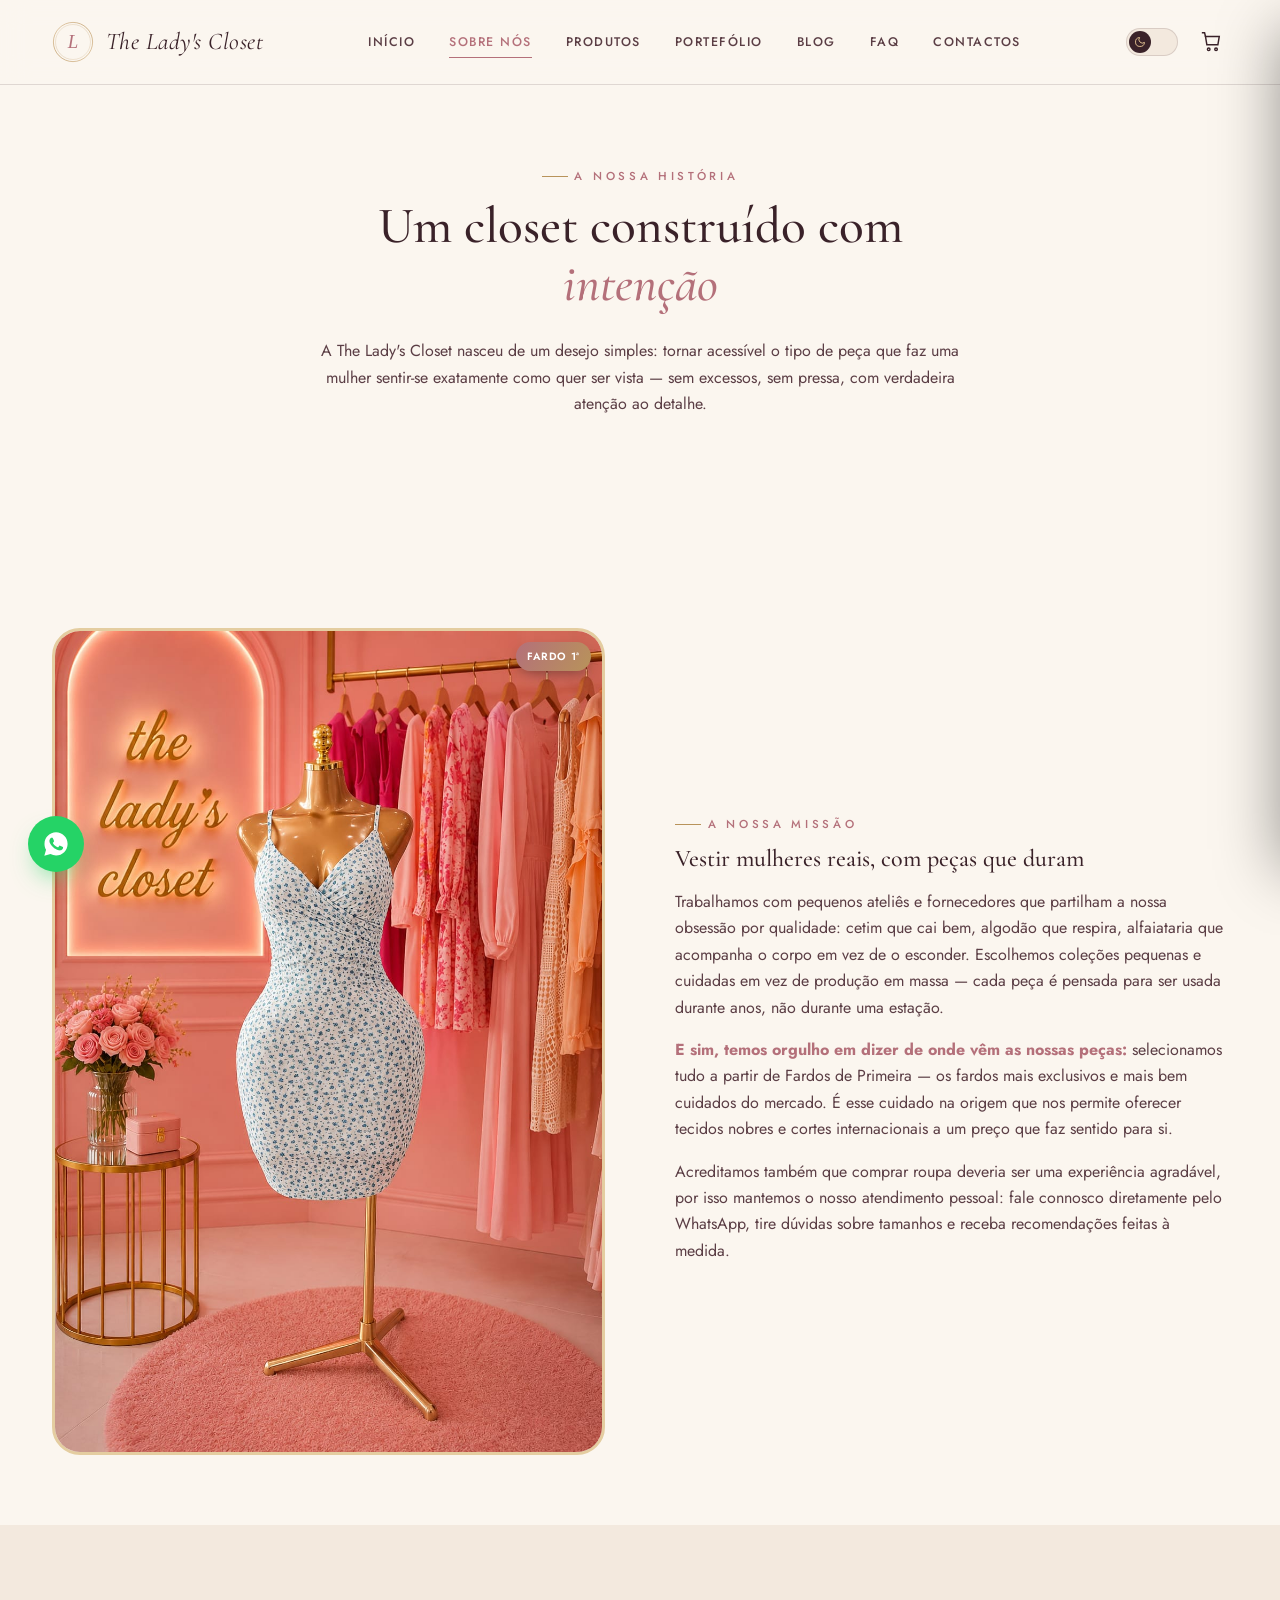
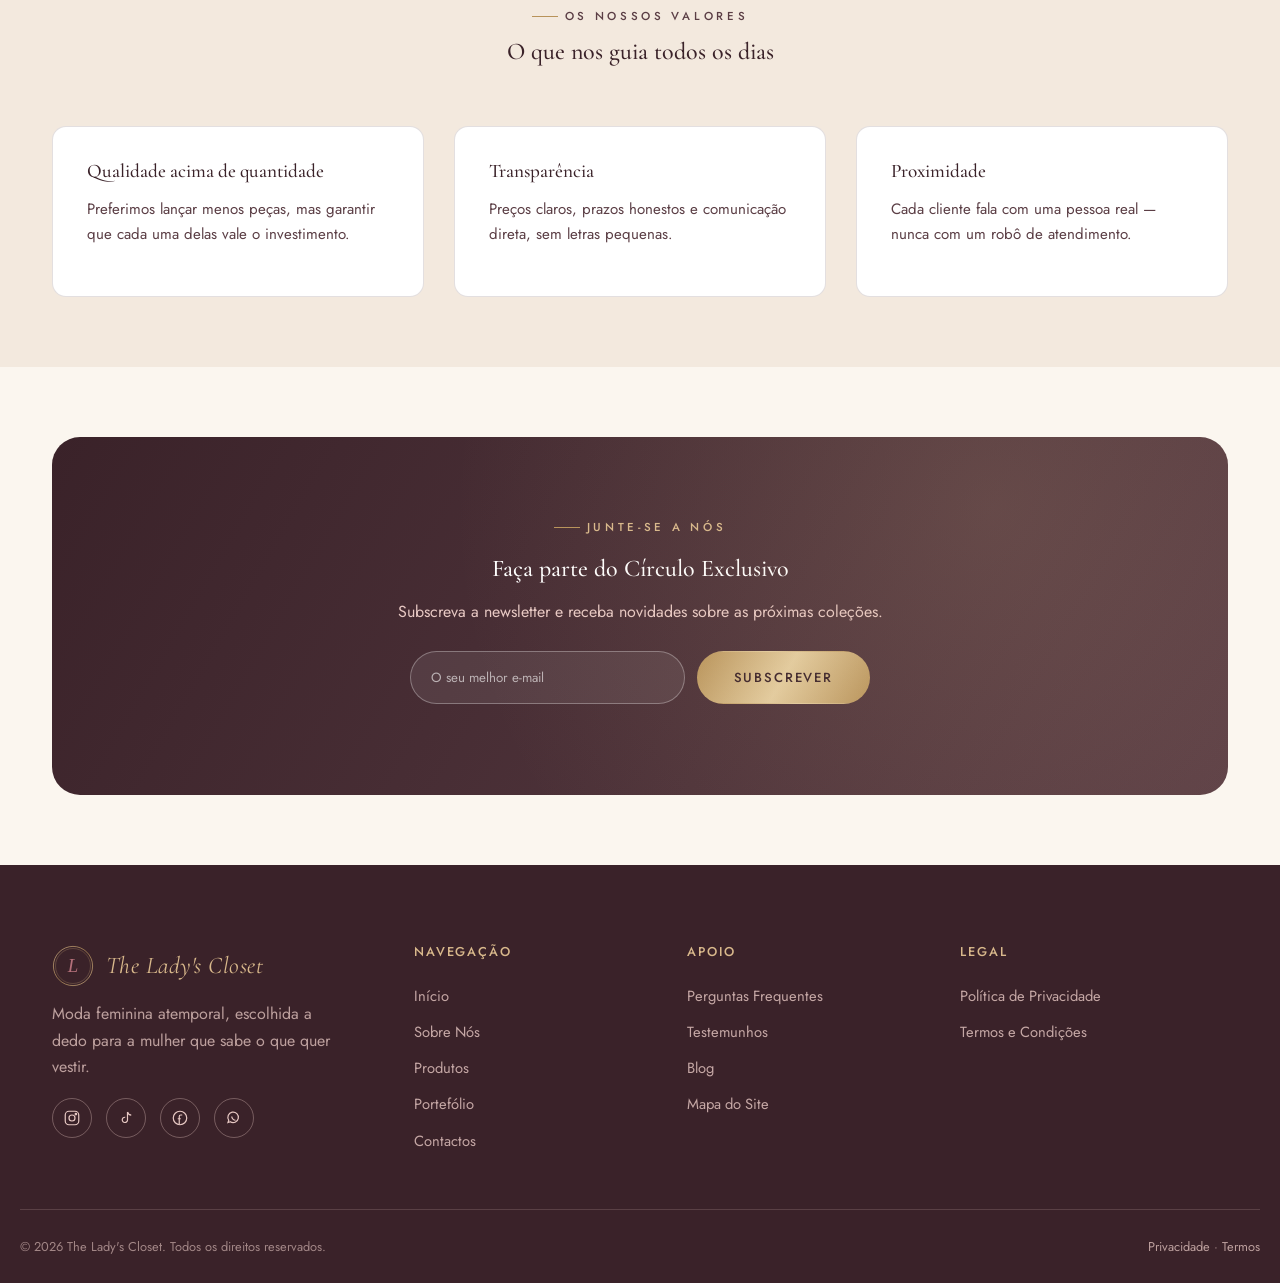
<file: HTML/sobre-nos.html>
<!DOCTYPE html>
<html lang="pt">
<head>
  <!-- Google tag (gtag.js) -->
<script async src="https://www.googletagmanager.com/gtag/js?id=G-2V28P3K8R2"></script>
<script>
  window.dataLayer = window.dataLayer || [];
  function gtag(){dataLayer.push(arguments);}
  gtag('js', new Date());

  gtag('config', 'G-2V28P3K8R2');
</script>
<meta charset="UTF-8">
<meta name="viewport" content="width=device-width, initial-scale=1.0">
<title>Sobre Nós — The Lady's Closet</title>
<meta name="description" content="Conheça a história, a missão e os valores por trás da The Lady's Closet.">
<meta property="og:type" content="website">
<meta property="og:title" content="Sobre Nós — The Lady's Closet">
<meta property="og:description" content="Conheça a história, a missão e os valores por trás da The Lady's Closet.">
<meta property="og:image" content="../Media/V6.jpg">
<meta property="og:locale" content="pt_PT">
<meta name="twitter:card" content="summary_large_image">
<meta name="twitter:title" content="Sobre Nós — The Lady's Closet">
<meta name="twitter:description" content="Conheça a história, a missão e os valores por trás da The Lady's Closet.">
<meta name="twitter:image" content="../Media/V6.jpg">
<link rel="icon" href="../Media/logo.svg" type="image/svg+xml">
<link rel="stylesheet" href="../CSS/style.css">
</head>
<body>

<a href="#conteudo" class="skip-link">Saltar para o conteúdo</a>
<header class="navbar">
  <div class="container nav-inner">
    <a href="../index.html" class="brand">
      <img src="../Media/logo.svg" alt="Símbolo The Lady's Closet" loading="lazy" decoding="async">
      <span class="brand-name">The Lady's Closet</span>
    </a>
    <nav class="nav-links" id="menuPrincipal">
      <a href="../index.html">Início</a>
      <a href="sobre-nos.html" class="ativo">Sobre Nós</a>
      <a href="produtos.html">Produtos</a>
      <a href="portfolio.html">Portefólio</a>
      <a href="blog.html">Blog</a>
      <a href="faq.html">FAQ</a>
      <a href="contactos.html">Contactos</a>
    </nav>
    <div class="nav-actions">
      <button class="toggle-escuro" aria-label="Alternar modo escuro"><span class="bola"><svg viewBox="0 0 24 24" fill="none" stroke="currentColor" stroke-width="2"><path d="M21 12.79A9 9 0 1 1 11.21 3 7 7 0 0 0 21 12.79z"/></svg></span></button>
      <button class="icon-btn" data-abrir-carrinho aria-label="Abrir carrinho"><svg viewBox="0 0 24 24" fill="none" stroke="currentColor" stroke-width="1.6"><path d="M6 6h15l-1.5 9h-12z"/><path d="M6 6 5 2H2"/><circle cx="9.5" cy="20" r="1.4"/><circle cx="17.5" cy="20" r="1.4"/></svg><span class="cart-count">0</span></button>
      <button class="nav-burger" aria-label="Abrir menu" aria-expanded="false" aria-controls="menuPrincipal">
        <span class="burger-linha"></span>
        <span class="burger-linha"></span>
        <span class="burger-linha"></span>
      </button>
    </div>
  </div>
</header>

<section id="conteudo" style="padding-top:70px; padding-bottom:60px">
  <div class="container" style="text-align:center; max-width:720px">
    <p class="eyebrow" style="justify-content:center">A nossa história</p>
    <h1 style="font-size:clamp(2.2rem,4vw,3.4rem)">Um closet construído com <em style="font-style:italic; color:var(--accent)">intenção</em></h1>
    <p style="color:var(--text-soft)">A The Lady's Closet nasceu de um desejo simples: tornar acessível o tipo de peça que faz uma mulher sentir-se exatamente como quer ser vista — sem excessos, sem pressa, com verdadeira atenção ao detalhe.</p>
  </div>
</section>

<svg class="ribbon-divider" viewBox="0 0 1200 60" preserveAspectRatio="none"><path d="M0 30 C 200 0, 400 60, 600 30 C 800 0, 1000 60, 1200 30 L1200 60 L0 60 Z"></path></svg>

<section class="section-tight">
  <div class="container grid grid-2" style="align-items:center; gap:70px">
    <div class="reveal" style="position:relative">
      <span class="tag-fardo" style="position:absolute; top:14px; right:14px">Fardo 1ª</span>
      <img src="../Media/V17.jpg" alt="Peça selecionada de Fardo de Primeira" style="border-radius:var(--radius-l); border:3px solid var(--gold-light); width:100%; display:block" loading="lazy" decoding="async">
    </div>
    <div class="reveal">
      <p class="eyebrow">A nossa missão</p>
      <h2>Vestir mulheres reais, com peças que duram</h2>
      <p style="color:var(--text-soft)">Trabalhamos com pequenos ateliês e fornecedores que partilham a nossa obsessão por qualidade: cetim que cai bem, algodão que respira, alfaiataria que acompanha o corpo em vez de o esconder. Escolhemos coleções pequenas e cuidadas em vez de produção em massa — cada peça é pensada para ser usada durante anos, não durante uma estação.</p>
      <p style="color:var(--text-soft)"><strong style="color:var(--accent)">E sim, temos orgulho em dizer de onde vêm as nossas peças:</strong> selecionamos tudo a partir de Fardos de Primeira — os fardos mais exclusivos e mais bem cuidados do mercado. É esse cuidado na origem que nos permite oferecer tecidos nobres e cortes internacionais a um preço que faz sentido para si.</p>
      <p style="color:var(--text-soft)">Acreditamos também que comprar roupa deveria ser uma experiência agradável, por isso mantemos o nosso atendimento pessoal: fale connosco diretamente pelo WhatsApp, tire dúvidas sobre tamanhos e receba recomendações feitas à medida.</p>
    </div>
  </div>
</section>

<section class="section-tight" style="background:var(--bg-alt)">
  <div class="container">
    <div class="section-head reveal">
      <p class="eyebrow">Os nossos valores</p>
      <h2>O que nos guia todos os dias</h2>
    </div>
    <div class="grid grid-3">
      <div class="card reveal" style="padding:34px">
        <h3 style="font-size:1.2rem">Qualidade acima de quantidade</h3>
        <p style="color:var(--text-soft); font-size:.94rem">Preferimos lançar menos peças, mas garantir que cada uma delas vale o investimento.</p>
      </div>
      <div class="card reveal" style="padding:34px">
        <h3 style="font-size:1.2rem">Transparência</h3>
        <p style="color:var(--text-soft); font-size:.94rem">Preços claros, prazos honestos e comunicação direta, sem letras pequenas.</p>
      </div>
      <div class="card reveal" style="padding:34px">
        <h3 style="font-size:1.2rem">Proximidade</h3>
        <p style="color:var(--text-soft); font-size:.94rem">Cada cliente fala com uma pessoa real — nunca com um robô de atendimento.</p>
      </div>
    </div>
  </div>
</section>

<section class="section-tight">
  <div class="container">
    <div class="newsletter reveal">
      <p class="eyebrow" style="color:var(--champagne)">Junte-se a nós</p>
      <h2>Faça parte do Círculo Exclusivo</h2>
      <p>Subscreva a newsletter e receba novidades sobre as próximas coleções.</p>
      <form class="newsletter-form">
        <input type="email" placeholder="O seu melhor e-mail" required>
        <button type="submit" class="btn btn-gold">Subscrever</button>
      </form>
      <p class="newsletter-msg"></p>
    </div>
  </div>
</section>

<div class="carrinho-overlay" id="carrinhoOverlay"></div>
<aside class="carrinho-drawer" id="carrinhoDrawer">
  <div class="carrinho-cabecalho"><h3>O Seu Carrinho</h3>
    <button class="icon-btn" data-fechar-carrinho aria-label="Fechar carrinho"><svg viewBox="0 0 24 24" fill="none" stroke="currentColor" stroke-width="1.6"><path d="M6 6l12 12M18 6L6 18"/></svg></button>
  </div>
  <div class="carrinho-itens" id="carrinhoItens"></div>
  <div class="carrinho-rodape">
    <div class="carrinho-total"><span>Total</span><span id="carrinhoTotal">0 Kz</span></div>
    <button class="btn btn-primary btn-block" id="finalizarPedido">Finalizar pelo WhatsApp</button>
  </div>
</aside>

<footer>
  <div class="container footer-grid">
    <div class="footer-brand">
      <a href="../index.html" class="brand"><img src="../Media/logo.svg" alt="Logótipo" loading="lazy" decoding="async"><span class="brand-name" style="color:var(--champagne)">The Lady's Closet</span></a>
      <p>Moda feminina atemporal, escolhida a dedo para a mulher que sabe o que quer vestir.</p>
      <div class="social-row">
        <a href="https://instagram.com/the_ladys_closet.ao" target="_blank" rel="noopener" aria-label="Instagram"><svg viewBox="0 0 24 24" fill="none" stroke="currentColor" stroke-width="1.6"><rect x="3" y="3" width="18" height="18" rx="5"/><circle cx="12" cy="12" r="4"/><circle cx="17.2" cy="6.8" r="1"/></svg></a>
        <a href="https://tiktok.com" target="_blank" rel="noopener" aria-label="TikTok"><svg viewBox="0 0 24 24" fill="none" stroke="currentColor" stroke-width="1.6"><path d="M14 4v10.5a3.5 3.5 0 1 1-3-3.46"/><path d="M14 4c.7 2.4 2.4 4 5 4.2"/></svg></a>
        <a href="https://facebook.com/theladyscloset" target="_blank" rel="noopener" aria-label="Facebook"><svg viewBox="0 0 24 24" fill="none" stroke="currentColor" stroke-width="1.6"><path d="M15 8h-2a2 2 0 0 0-2 2v10M9 13h4"/><circle cx="12" cy="12" r="9"/></svg></a>
        <a href="https://wa.me/244954251078?text=Olá!%20Gostaria%20de%20saber%20mais%20sobre%20os%20produtos." target="_blank" rel="noopener" aria-label="WhatsApp"><svg viewBox="0 0 24 24" fill="none" stroke="currentColor" stroke-width="1.6"><path d="M7 17l-3 1 1-3a7 7 0 1 1 2 2z"/><path d="M9 10c0 2.5 2.5 5 5 5"/></svg></a>
      </div>
    </div>
    <div class="footer-col">
      <h4>Navegação</h4>
      <a href="../index.html">Início</a>
      <a href="sobre-nos.html">Sobre Nós</a>
      <a href="produtos.html">Produtos</a>
      <a href="portfolio.html">Portefólio</a>
      <a href="contactos.html">Contactos</a>
    </div>
    <div class="footer-col">
      <h4>Apoio</h4>
      <a href="faq.html">Perguntas Frequentes</a>
      <a href="depoimentos.html">Testemunhos</a>
      <a href="blog.html">Blog</a>
      <a href="mapa-do-site.html">Mapa do Site</a>
    </div>
    <div class="footer-col">
      <h4>Legal</h4>
      <a href="privacidade.html">Política de Privacidade</a>
      <a href="termos.html">Termos e Condições</a>
    </div>
  </div>
  <div class="container footer-bottom">
    <span>© 2026 The Lady's Closet. Todos os direitos reservados.</span>
    <span><a href="privacidade.html">Privacidade</a> · <a href="termos.html">Termos</a></span>
  </div>
</footer>


<a class="whatsapp-flutuante" href="https://wa.me/244954251078?text=Ol%C3%A1!%20Gostaria%20de%20saber%20mais%20sobre%20os%20produtos." target="_blank" rel="noopener" aria-label="Falar connosco no WhatsApp">
  <svg viewBox="0 0 24 24" fill="currentColor"><path d="M12.04 2C6.58 2 2.13 6.45 2.13 11.91c0 1.77.46 3.45 1.34 4.95L2 22l5.29-1.39a9.9 9.9 0 0 0 4.75 1.21h.01c5.46 0 9.9-4.45 9.9-9.91C21.96 6.45 17.5 2 12.04 2Zm5.8 14.1c-.24.68-1.4 1.3-1.93 1.36-.5.06-1.03.26-3.45-.72-2.9-1.16-4.77-4.06-4.92-4.25-.14-.19-1.18-1.57-1.18-3 0-1.43.75-2.13 1.02-2.42.27-.29.6-.36.79-.36h.57c.19 0 .43-.03.66.5.24.55.81 1.9.88 2.04.07.14.12.3.02.49-.1.19-.15.3-.29.46-.15.17-.31.37-.44.5-.15.14-.3.3-.13.6.17.29.75 1.24 1.62 2 1.11 1 2.05 1.31 2.34 1.46.29.14.46.12.63-.07.17-.19.72-.84.92-1.13.19-.29.38-.24.63-.14.26.1 1.63.77 1.91.91.28.14.46.21.53.34.07.12.07.7-.17 1.38Z"/></svg>
</a>
<button id="botaoTopo" aria-label="Voltar ao topo"><svg viewBox="0 0 24 24" fill="none" stroke="currentColor" stroke-width="2"><path d="M12 19V5M5 12l7-7 7 7"/></svg></button>

<script src="../JS/modo-escuro.js"></script>
<script src="../JS/carrinho.js"></script>
<script src="../JS/principal.js"></script>
<script src="../JS/botao-voltar-topo.js"></script>
</body>
</html>
</file>
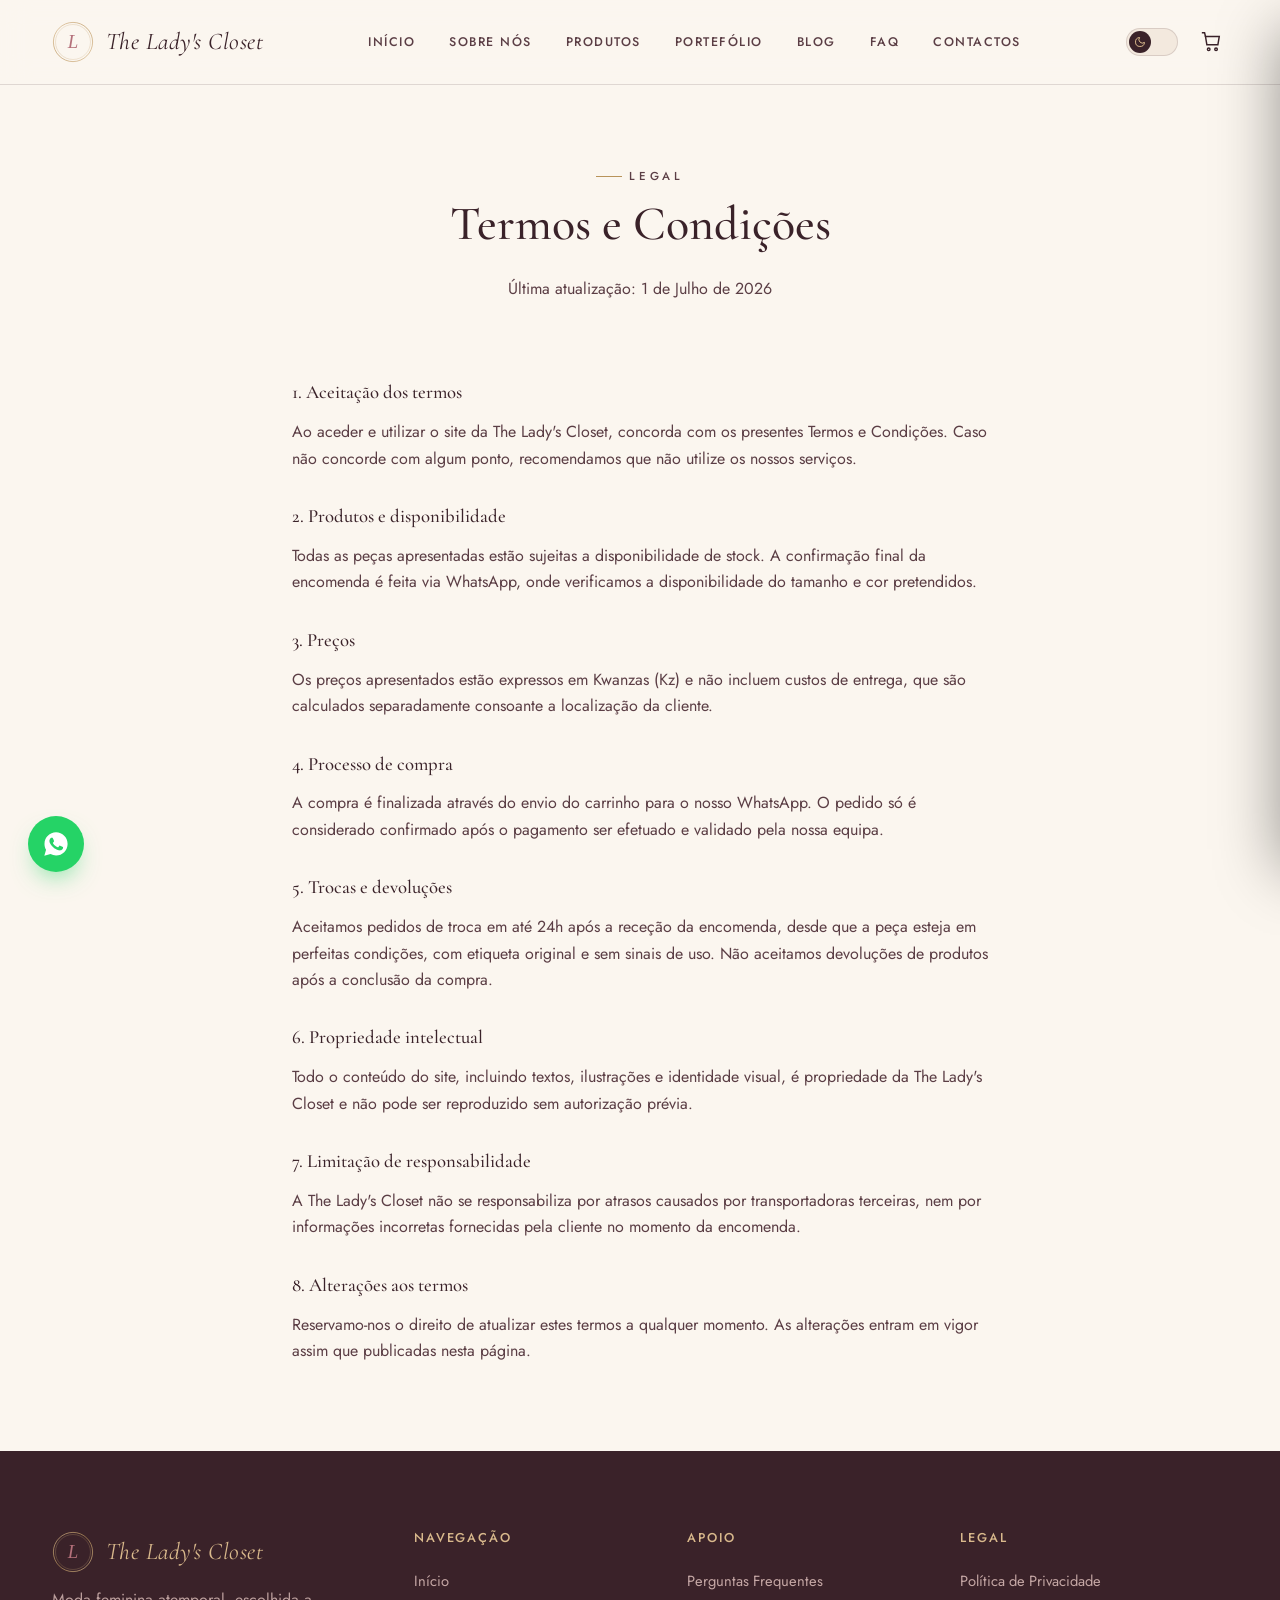
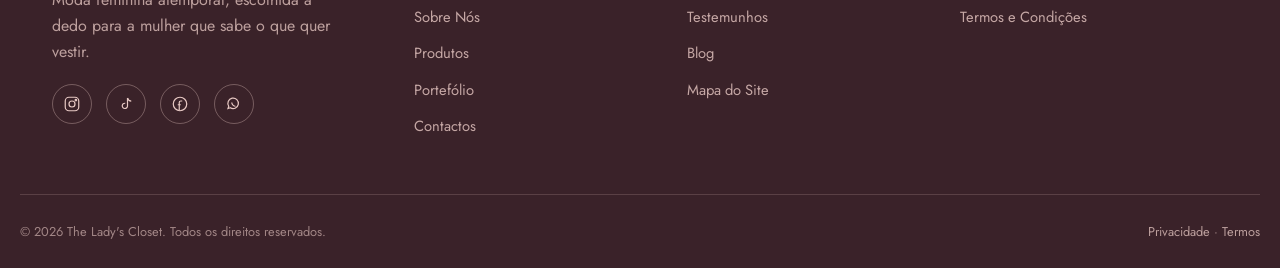
<file: HTML/termos.html>
<!DOCTYPE html>
<html lang="pt">
<head>
  <!-- Google tag (gtag.js) -->
<script async src="https://www.googletagmanager.com/gtag/js?id=G-2V28P3K8R2"></script>
<script>
  window.dataLayer = window.dataLayer || [];
  function gtag(){dataLayer.push(arguments);}
  gtag('js', new Date());

  gtag('config', 'G-2V28P3K8R2');
</script>
<meta charset="UTF-8">
<meta name="viewport" content="width=device-width, initial-scale=1.0">
<title>Termos e Condições — The Lady's Closet</title>
<meta name="description" content="Consulte os termos e condições de utilização e compra na The Lady's Closet.">
<meta property="og:type" content="website">
<meta property="og:title" content="Termos e Condições — The Lady's Closet">
<meta property="og:description" content="Consulte os termos e condições de utilização e compra na The Lady's Closet.">
<meta property="og:image" content="../Media/V6.jpg">
<meta property="og:locale" content="pt_PT">
<meta name="twitter:card" content="summary_large_image">
<meta name="twitter:title" content="Termos e Condições — The Lady's Closet">
<meta name="twitter:description" content="Consulte os termos e condições de utilização e compra na The Lady's Closet.">
<meta name="twitter:image" content="../Media/V6.jpg">
<link rel="icon" href="../Media/logo.svg" type="image/svg+xml">
<link rel="stylesheet" href="../CSS/style.css">
</head>
<body>

<a href="#conteudo" class="skip-link">Saltar para o conteúdo</a>
<header class="navbar">
  <div class="container nav-inner">
    <a href="../index.html" class="brand"><img src="../Media/logo.svg" alt="Símbolo The Lady's Closet" loading="lazy" decoding="async"><span class="brand-name">The Lady's Closet</span></a>
    <nav class="nav-links" id="menuPrincipal">
      <a href="../index.html">Início</a>
      <a href="sobre-nos.html">Sobre Nós</a>
      <a href="produtos.html">Produtos</a>
      <a href="portfolio.html">Portefólio</a>
      <a href="blog.html">Blog</a>
      <a href="faq.html">FAQ</a>
      <a href="contactos.html">Contactos</a>
    </nav>
    <div class="nav-actions">
      <button class="toggle-escuro" aria-label="Alternar modo escuro"><span class="bola"><svg viewBox="0 0 24 24" fill="none" stroke="currentColor" stroke-width="2"><path d="M21 12.79A9 9 0 1 1 11.21 3 7 7 0 0 0 21 12.79z"/></svg></span></button>
      <button class="icon-btn" data-abrir-carrinho aria-label="Abrir carrinho"><svg viewBox="0 0 24 24" fill="none" stroke="currentColor" stroke-width="1.6"><path d="M6 6h15l-1.5 9h-12z"/><path d="M6 6 5 2H2"/><circle cx="9.5" cy="20" r="1.4"/><circle cx="17.5" cy="20" r="1.4"/></svg><span class="cart-count">0</span></button>
      <button class="nav-burger" aria-label="Abrir menu" aria-expanded="false" aria-controls="menuPrincipal">
        <span class="burger-linha"></span>
        <span class="burger-linha"></span>
        <span class="burger-linha"></span>
      </button>
    </div>
  </div>
</header>

<section id="conteudo" style="padding-top:70px; padding-bottom:20px">
  <div class="container section-head" style="max-width:760px">
    <p class="eyebrow" style="justify-content:center">Legal</p>
    <h1 style="font-size:clamp(2rem,4vw,3rem)">Termos e Condições</h1>
    <p>Última atualização: 1 de Julho de 2026</p>
  </div>
</section>

<section class="section-tight" style="padding-top:0">
  <div class="container" style="max-width:760px">

    <h3>1. Aceitação dos termos</h3>
    <p style="color:var(--text-soft)">Ao aceder e utilizar o site da The Lady's Closet, concorda com os presentes Termos e Condições. Caso não concorde com algum ponto, recomendamos que não utilize os nossos serviços.</p>

    <h3 style="margin-top:34px">2. Produtos e disponibilidade</h3>
    <p style="color:var(--text-soft)">Todas as peças apresentadas estão sujeitas a disponibilidade de stock. A confirmação final da encomenda é feita via WhatsApp, onde verificamos a disponibilidade do tamanho e cor pretendidos.</p>

    <h3 style="margin-top:34px">3. Preços</h3>
    <p style="color:var(--text-soft)">Os preços apresentados estão expressos em Kwanzas (Kz) e não incluem custos de entrega, que são calculados separadamente consoante a localização da cliente.</p>

    <h3 style="margin-top:34px">4. Processo de compra</h3>
    <p style="color:var(--text-soft)">A compra é finalizada através do envio do carrinho para o nosso WhatsApp. O pedido só é considerado confirmado após o pagamento ser efetuado e validado pela nossa equipa.</p>

    <h3 style="margin-top:34px">5. Trocas e devoluções</h3>
    <p style="color:var(--text-soft)">Aceitamos pedidos de troca em até 24h após a receção da encomenda, desde que a peça esteja em perfeitas condições, com etiqueta original e sem sinais de uso. Não aceitamos devoluções de produtos após a conclusão da compra.</p>

    <h3 style="margin-top:34px">6. Propriedade intelectual</h3>
    <p style="color:var(--text-soft)">Todo o conteúdo do site, incluindo textos, ilustrações e identidade visual, é propriedade da The Lady's Closet e não pode ser reproduzido sem autorização prévia.</p>

    <h3 style="margin-top:34px">7. Limitação de responsabilidade</h3>
    <p style="color:var(--text-soft)">A The Lady's Closet não se responsabiliza por atrasos causados por transportadoras terceiras, nem por informações incorretas fornecidas pela cliente no momento da encomenda.</p>

    <h3 style="margin-top:34px">8. Alterações aos termos</h3>
    <p style="color:var(--text-soft)">Reservamo-nos o direito de atualizar estes termos a qualquer momento. As alterações entram em vigor assim que publicadas nesta página.</p>

  </div>
</section>

<div class="carrinho-overlay" id="carrinhoOverlay"></div>
<aside class="carrinho-drawer" id="carrinhoDrawer">
  <div class="carrinho-cabecalho"><h3>O Seu Carrinho</h3>
    <button class="icon-btn" data-fechar-carrinho aria-label="Fechar carrinho"><svg viewBox="0 0 24 24" fill="none" stroke="currentColor" stroke-width="1.6"><path d="M6 6l12 12M18 6L6 18"/></svg></button>
  </div>
  <div class="carrinho-itens" id="carrinhoItens"></div>
  <div class="carrinho-rodape">
    <div class="carrinho-total"><span>Total</span><span id="carrinhoTotal">0 Kz</span></div>
    <button class="btn btn-primary btn-block" id="finalizarPedido">Finalizar pelo WhatsApp</button>
  </div>
</aside>

<footer>
  <div class="container footer-grid">
    <div class="footer-brand">
      <a href="../index.html" class="brand"><img src="../Media/logo.svg" alt="Logótipo" loading="lazy" decoding="async"><span class="brand-name" style="color:var(--champagne)">The Lady's Closet</span></a>
      <p>Moda feminina atemporal, escolhida a dedo para a mulher que sabe o que quer vestir.</p>
      <div class="social-row">
        <a href="https://instagram.com/the_ladys_closet.ao" target="_blank" rel="noopener" aria-label="Instagram"><svg viewBox="0 0 24 24" fill="none" stroke="currentColor" stroke-width="1.6"><rect x="3" y="3" width="18" height="18" rx="5"/><circle cx="12" cy="12" r="4"/><circle cx="17.2" cy="6.8" r="1"/></svg></a>
        <a href="https://tiktok.com" target="_blank" rel="noopener" aria-label="TikTok"><svg viewBox="0 0 24 24" fill="none" stroke="currentColor" stroke-width="1.6"><path d="M14 4v10.5a3.5 3.5 0 1 1-3-3.46"/><path d="M14 4c.7 2.4 2.4 4 5 4.2"/></svg></a>
        <a href="https://facebook.com/theladyscloset" target="_blank" rel="noopener" aria-label="Facebook"><svg viewBox="0 0 24 24" fill="none" stroke="currentColor" stroke-width="1.6"><path d="M15 8h-2a2 2 0 0 0-2 2v10M9 13h4"/><circle cx="12" cy="12" r="9"/></svg></a>
        <a href="https://wa.me/244954251078?text=Olá!%20Gostaria%20de%20saber%20mais%20sobre%20os%20produtos." target="_blank" rel="noopener" aria-label="WhatsApp"><svg viewBox="0 0 24 24" fill="none" stroke="currentColor" stroke-width="1.6"><path d="M7 17l-3 1 1-3a7 7 0 1 1 2 2z"/><path d="M9 10c0 2.5 2.5 5 5 5"/></svg></a>
      </div>
    </div>
    <div class="footer-col">
      <h4>Navegação</h4>
      <a href="../index.html">Início</a>
      <a href="sobre-nos.html">Sobre Nós</a>
      <a href="produtos.html">Produtos</a>
      <a href="portfolio.html">Portefólio</a>
      <a href="contactos.html">Contactos</a>
    </div>
    <div class="footer-col">
      <h4>Apoio</h4>
      <a href="faq.html">Perguntas Frequentes</a>
      <a href="depoimentos.html">Testemunhos</a>
      <a href="blog.html">Blog</a>
      <a href="mapa-do-site.html">Mapa do Site</a>
    </div>
    <div class="footer-col">
      <h4>Legal</h4>
      <a href="privacidade.html">Política de Privacidade</a>
      <a href="termos.html">Termos e Condições</a>
    </div>
  </div>
  <div class="container footer-bottom">
    <span>© 2026 The Lady's Closet. Todos os direitos reservados.</span>
    <span><a href="privacidade.html">Privacidade</a> · <a href="termos.html">Termos</a></span>
  </div>
</footer>


<a class="whatsapp-flutuante" href="https://wa.me/244954251078?text=Ol%C3%A1!%20Gostaria%20de%20saber%20mais%20sobre%20os%20produtos." target="_blank" rel="noopener" aria-label="Falar connosco no WhatsApp">
  <svg viewBox="0 0 24 24" fill="currentColor"><path d="M12.04 2C6.58 2 2.13 6.45 2.13 11.91c0 1.77.46 3.45 1.34 4.95L2 22l5.29-1.39a9.9 9.9 0 0 0 4.75 1.21h.01c5.46 0 9.9-4.45 9.9-9.91C21.96 6.45 17.5 2 12.04 2Zm5.8 14.1c-.24.68-1.4 1.3-1.93 1.36-.5.06-1.03.26-3.45-.72-2.9-1.16-4.77-4.06-4.92-4.25-.14-.19-1.18-1.57-1.18-3 0-1.43.75-2.13 1.02-2.42.27-.29.6-.36.79-.36h.57c.19 0 .43-.03.66.5.24.55.81 1.9.88 2.04.07.14.12.3.02.49-.1.19-.15.3-.29.46-.15.17-.31.37-.44.5-.15.14-.3.3-.13.6.17.29.75 1.24 1.62 2 1.11 1 2.05 1.31 2.34 1.46.29.14.46.12.63-.07.17-.19.72-.84.92-1.13.19-.29.38-.24.63-.14.26.1 1.63.77 1.91.91.28.14.46.21.53.34.07.12.07.7-.17 1.38Z"/></svg>
</a>
<button id="botaoTopo" aria-label="Voltar ao topo"><svg viewBox="0 0 24 24" fill="none" stroke="currentColor" stroke-width="2"><path d="M12 19V5M5 12l7-7 7 7"/></svg></button>

<script src="../JS/modo-escuro.js"></script>
<script src="../JS/carrinho.js"></script>
<script src="../JS/principal.js"></script>
<script src="../JS/botao-voltar-topo.js"></script>
</body>
</html>
</file>
<file: CSS/style.css>
/* =========================================================
   THE LADY'S CLOSET — FOLHA DE ESTILO PRINCIPAL
   Paleta: Rosa Cálido Glam (dusty rose + champagne + ouro)
   Tipografia: Cormorant Garamond (display) + Jost (corpo)
   ========================================================= */

@import url('https://fonts.googleapis.com/css2?family=Cormorant+Garamond:ital,wght@0,400;0,500;0,600;1,400;1,500;1,600&family=Jost:wght@300;400;500;600&display=swap');

:root{
  /* ---- cores base (modo claro) ---- */
  --ivory:#FBF6EF;
  --ivory-2:#F3E9DE;
  --white:#FFFFFF;
  --blush:#E8C9C4;
  --dusty-rose:#B4707A;
  --dusty-rose-dark:#8F5560;
  --champagne:#D9B98C;
  --gold:#B8935A;
  --gold-light:#E4CDA0;
  --espresso:#3A2229;
  --espresso-soft:#5B3E45;
  --line:rgba(58,34,41,.14);

  --bg:var(--ivory);
  --bg-alt:var(--ivory-2);
  --surface:var(--white);
  --text:var(--espresso);
  --text-soft:var(--espresso-soft);
  --accent:var(--dusty-rose);
  --accent-2:var(--gold);
  --border:var(--line);
  --shadow: 0 20px 45px -25px rgba(58,34,41,.35);

  --font-display:'Cormorant Garamond', serif;
  --font-body:'Jost', sans-serif;

  --radius-s:6px;
  --radius-m:14px;
  --radius-l:28px;

  --container:1240px;
  --nav-h:84px;
}

[data-theme="escuro"]{
  --bg:#211318;
  --bg-alt:#2B1B21;
  --surface:#2E1D23;
  --text:#F3E6E2;
  --text-soft:#D9C2C4;
  --border:rgba(243,230,226,.14);
  --shadow: 0 20px 45px -25px rgba(0,0,0,.55);
  --accent:#D9909B;
  --accent-2:var(--champagne);
}

*,*::before,*::after{ box-sizing:border-box; }
html{ scroll-behavior:smooth; }
body{
  margin:0;
  background:var(--bg);
  color:var(--text);
  font-family:var(--font-body);
  font-weight:400;
  line-height:1.65;
  -webkit-font-smoothing:antialiased;
  transition:background .4s ease, color .4s ease;
  overflow-x:hidden;
}
img{ max-width:100%; display:block; }
a{ color:inherit; text-decoration:none; }
ul{ list-style:none; margin:0; padding:0; }
button{ font-family:inherit; cursor:pointer; }
input,textarea,select{ font-family:inherit; }
::selection{ background:var(--accent); color:var(--white); }

h1,h2,h3,h4{
  font-family:var(--font-display);
  font-weight:500;
  color:var(--text);
  margin:0 0 .5em;
  line-height:1.12;
}
.eyebrow{
  display:inline-flex; align-items:center; gap:.6em;
  font-family:var(--font-body); font-size:.72rem; letter-spacing:.32em;
  text-transform:uppercase; color:var(--accent); font-weight:500;
  margin-bottom:1.1em;
}
.eyebrow::before{ content:""; width:26px; height:1px; background:var(--accent-2); display:inline-block; }

.container{ width:100%; max-width:var(--container); margin:0 auto; padding:0 clamp(18px,4vw,32px); }
section{ padding:clamp(56px,10vw,110px) 0; position:relative; }
.section-tight{ padding:clamp(44px,7vw,70px) 0; }

/* ---------- botões ---------- */
.btn{
  display:inline-flex; align-items:center; justify-content:center; gap:.6em;
  padding:16px 36px; border-radius:999px; border:1px solid transparent;
  font-family:var(--font-body); font-size:.82rem; letter-spacing:.14em; text-transform:uppercase;
  font-weight:500; transition:all .35s ease; white-space:nowrap;
}
.btn-primary{ background:var(--accent); color:var(--white); box-shadow:0 14px 30px -14px rgba(180,112,122,.65); }
.btn-primary:hover{ background:var(--dusty-rose-dark); transform:translateY(-2px); }
.btn-outline{ background:transparent; color:var(--text); border-color:var(--text); }
.btn-outline:hover{ background:var(--text); color:var(--bg); }
.btn-gold{ background:linear-gradient(120deg,var(--gold),var(--gold-light),var(--gold)); color:var(--espresso); }
.btn-gold:hover{ filter:brightness(1.06); transform:translateY(-2px); }
.btn-sm{ padding:10px 22px; font-size:.72rem; }
.btn-block{ width:100%; }

/* ---------- barra de anúncio topo ---------- */
.top-bar{
  background:var(--espresso); color:var(--ivory);
  text-align:center; font-size:.74rem; letter-spacing:.18em; text-transform:uppercase;
  padding:9px 12px;
}

/* ---------- navegação ---------- */
.navbar{
  position:sticky; top:0; z-index:1000;
  border-bottom:1px solid var(--border);
}
.navbar::before{
  content:""; position:absolute; inset:0; z-index:-1;
  background:color-mix(in srgb, var(--bg) 88%, transparent);
  backdrop-filter:blur(14px);
}
.nav-inner{
  height:var(--nav-h); display:flex; align-items:center; justify-content:space-between; gap:20px;
}
.brand{ display:flex; align-items:center; gap:12px; }
.brand img{ width:42px; height:42px; }
.brand-name{ font-family:var(--font-display); font-size:1.5rem; font-style:italic; letter-spacing:.02em; }
.nav-links{ display:flex; align-items:center; gap:34px; }
.nav-links a{
  font-size:.78rem; letter-spacing:.12em; text-transform:uppercase; font-weight:500;
  color:var(--text-soft); position:relative; padding:6px 0;
}
.nav-links a::after{
  content:""; position:absolute; left:0; bottom:0; width:0; height:1px; background:var(--accent);
  transition:width .3s ease;
}
.nav-links a:hover::after, .nav-links a.ativo::after{ width:100%; }
.nav-links a.ativo{ color:var(--accent); }
.nav-actions{ display:flex; align-items:center; gap:16px; }
.icon-btn{
  background:none; border:none; color:var(--text); position:relative; display:flex; padding:6px;
}
.icon-btn svg{ width:22px; height:22px; }
.cart-count{
  position:absolute; top:-4px; right:-6px; background:var(--accent); color:var(--white);
  font-size:.62rem; width:17px; height:17px; border-radius:50%; display:flex; align-items:center; justify-content:center;
  font-family:var(--font-body); font-weight:600;
}

/* ---------- botão hambúrguer (animado para X) ---------- */
.nav-burger{
  display:none; background:none; border:none; padding:6px; width:34px; height:34px;
  flex-direction:column; align-items:center; justify-content:center; gap:6px; position:relative; z-index:1001;
}
.burger-linha{
  display:block; width:22px; height:2px; border-radius:2px; background:var(--text);
  transition:transform .35s ease, opacity .25s ease;
}
.nav-burger.aberto .burger-linha:nth-child(1){ transform:translateY(8px) rotate(45deg); }
.nav-burger.aberto .burger-linha:nth-child(2){ opacity:0; transform:scaleX(0); }
.nav-burger.aberto .burger-linha:nth-child(3){ transform:translateY(-8px) rotate(-45deg); }

/* ---------- menu responsivo (tablets e telemóveis) ---------- */
@media (max-width: 1080px){
  .nav-links{
    position:fixed; top:var(--nav-h); left:0; right:0; bottom:auto;
    height:calc(100vh - var(--nav-h));
    height:calc(100dvh - var(--nav-h)); /* corrige altura real em navegadores móveis */
    background:var(--bg);
    flex-direction:column; justify-content:flex-start; align-items:stretch; padding:20px 8vw 40px;
    gap:2px; transform:translateX(100%); transition:transform .4s cubic-bezier(.22,.9,.3,1);
    overflow-y:auto; -webkit-overflow-scrolling:touch; z-index:999;
  }
  .nav-links a{
    display:block; padding:18px 4px; font-size:1.05rem; border-bottom:1px solid var(--border);
  }
  .nav-links a::after{ display:none; }
  .nav-links.aberto{ transform:translateX(0); }
  .nav-burger{ display:flex; }
  body.menu-aberto{ overflow:hidden; }
}

@media (max-width: 480px){
  .nav-inner{ gap:10px; }
  .brand-name{ font-size:1.2rem; }
  .brand img{ width:34px; height:34px; }
  .nav-actions{ gap:8px; }
}

/* ---------- rodapé fita de cetim (elemento assinatura) ---------- */
.ribbon-divider{ width:100%; height:64px; display:block; }
.ribbon-divider path{ fill:url(#ribbonGradGlobal); }

/* ---------- hero ---------- */
.hero{
  position:relative; min-height:92vh; display:flex; align-items:center;
  background:
    radial-gradient(120% 90% at 15% 10%, rgba(217,185,140,.35), transparent 60%),
    linear-gradient(120deg, var(--blush) 0%, var(--champagne) 45%, var(--dusty-rose) 100%);
  overflow:hidden;
}
.hero::before{
  content:""; position:absolute; inset:0;
  background:linear-gradient(115deg, transparent 30%, rgba(255,255,255,.35) 45%, transparent 60%);
  background-size:220% 220%;
  animation:shimmer 9s ease-in-out infinite;
  mix-blend-mode:overlay;
}
@keyframes shimmer{
  0%{ background-position:0% 0%; }
  50%{ background-position:100% 100%; }
  100%{ background-position:0% 0%; }
}
.hero-grid{ position:relative; z-index:2; display:grid; grid-template-columns:1.1fr .9fr; gap:60px; align-items:center; width:100%; }
.hero h1{ font-size:clamp(2.6rem,5vw,4.6rem); color:var(--espresso); }
.hero h1 em{ font-style:italic; color:var(--white); }
.hero p{ max-width:460px; font-size:1.05rem; color:var(--espresso-soft); margin-bottom:2em; }
.hero-actions{ display:flex; gap:16px; flex-wrap:wrap; }

/* carrossel do hero */
.hero-carrossel{ position:relative; border-radius:var(--radius-l); overflow:hidden; box-shadow:var(--shadow); aspect-ratio:4/5; background:var(--surface); }
.carrossel-slide{
  position:absolute; inset:0; opacity:0; transition:opacity 1s ease;
  display:flex; align-items:center; justify-content:center; flex-direction:column; gap:18px; padding:30px; text-align:center;
}
.carrossel-slide.ativo{ opacity:1; }
.carrossel-slide img{ width:62%; }
.carrossel-slide span{ font-family:var(--font-display); font-style:italic; font-size:1.4rem; }
.carrossel-dots{ position:absolute; bottom:20px; left:0; right:0; display:flex; justify-content:center; gap:9px; z-index:3; }
.carrossel-dots button{ width:8px; height:8px; border-radius:50%; border:none; background:rgba(58,34,41,.25); padding:0; }
.carrossel-dots button.ativo{ background:var(--dusty-rose); width:22px; border-radius:5px; transition:all .3s; }
.carrossel-seta{
  position:absolute; top:50%; transform:translateY(-50%); z-index:3;
  background:rgba(255,255,255,.75); border:none; width:38px; height:38px; border-radius:50%;
  display:flex; align-items:center; justify-content:center; color:var(--espresso);
}
.carrossel-seta.prev{ left:14px; } .carrossel-seta.next{ right:14px; }
.carrossel-seta svg{ width:16px; height:16px; }

@media (max-width:960px){
  .hero{ min-height:unset; padding:52px 0 60px; }
  .hero-grid{ grid-template-columns:1fr; gap:44px; }
  .hero p{ max-width:100%; }
  .hero-carrossel{ aspect-ratio:4/4.6; }
}
@media (max-width:480px){
  .hero{ padding:40px 0 48px; }
  .hero-actions{ flex-direction:column; align-items:stretch; }
  .hero-actions .btn{ width:100%; }
  .hero-carrossel{ aspect-ratio:4/5; }
  .carrossel-slide img{ width:52%; }
}

/* ---------- cartões de secção genéricos ---------- */
.section-head{ max-width:640px; margin:0 auto 60px; text-align:center; }
.section-head p{ color:var(--text-soft); }
.grid{ display:grid; gap:30px; }
.grid-2{ grid-template-columns:repeat(2,1fr); }
.grid-3{ grid-template-columns:repeat(3,1fr); }
.grid-4{ grid-template-columns:repeat(4,1fr); }
@media (max-width:960px){ .grid-3,.grid-4{ grid-template-columns:repeat(2,1fr); } }
@media (max-width:640px){ .grid-2,.grid-3,.grid-4{ grid-template-columns:1fr; } }

.card{
  background:var(--surface); border:1px solid var(--border); border-radius:var(--radius-m);
  overflow:hidden; transition:transform .4s ease, box-shadow .4s ease;
}
.card:hover{ transform:translateY(-6px); box-shadow:var(--shadow); }
.card-media{
  aspect-ratio:3/4; overflow:hidden; background:var(--ivory-2); position:relative;
  border:3px solid var(--gold-light); box-shadow:inset 0 0 0 1px rgba(184,147,90,.4);
}
.card-media img{ width:100%; height:100%; object-fit:cover; transition:transform .6s ease; }
.card:hover .card-media img{ transform:scale(1.06); }
.card-body{ padding:22px 24px 26px; }
.card-body h3{ font-size:1.25rem; margin-bottom:.25em; }
.tag-fardo{
  position:absolute; top:14px; right:14px; z-index:2;
  background:linear-gradient(120deg,var(--dusty-rose),var(--gold));
  color:var(--white); font-family:var(--font-body); font-size:.66rem; font-weight:600;
  letter-spacing:.06em; text-transform:uppercase; padding:6px 11px; border-radius:999px;
  box-shadow:0 6px 14px -4px rgba(58,34,41,.5);
}
.faixa-fardos{
  background:linear-gradient(120deg,var(--dusty-rose),var(--gold) 55%,var(--dusty-rose-dark));
  color:var(--white); text-align:center; padding:34px 20px;
}
.faixa-fardos h2{ color:var(--white); font-size:clamp(1.4rem,3vw,2rem); margin-bottom:8px; }
.faixa-fardos p{ color:rgba(255,255,255,.92); max-width:640px; margin:0 auto; }
.faixa-fardos .selo{
  display:inline-flex; align-items:center; gap:8px; background:rgba(255,255,255,.16);
  border:1px solid rgba(255,255,255,.4); padding:6px 16px; border-radius:999px;
  font-size:.72rem; letter-spacing:.1em; text-transform:uppercase; margin-bottom:14px;
}
.tag-gold{
  position:absolute; top:14px; left:14px; background:var(--gold); color:var(--white);
  font-size:.65rem; letter-spacing:.12em; text-transform:uppercase; padding:5px 12px; border-radius:999px;
}

/* ---------- produto / preço / carrinho ---------- */
.preco{ font-family:var(--font-display); font-size:1.35rem; color:var(--accent); }
.preco-antigo{ text-decoration:line-through; color:var(--text-soft); font-size:.9rem; margin-right:8px; }
.card-actions{ display:flex; align-items:center; justify-content:space-between; margin-top:14px; }
.add-carrinho{
  background:var(--espresso); color:var(--ivory); border:none; border-radius:999px; padding:10px 20px;
  font-size:.7rem; letter-spacing:.1em; text-transform:uppercase; transition:background .3s;
}
.add-carrinho:hover{ background:var(--accent); }
[data-theme="escuro"] .add-carrinho{ background:var(--accent); }

.filtros{ display:flex; gap:12px; flex-wrap:wrap; justify-content:center; margin-bottom:50px; }
.filtro-btn{
  background:transparent; border:1px solid var(--border); color:var(--text-soft);
  padding:10px 22px; border-radius:999px; font-size:.74rem; letter-spacing:.1em; text-transform:uppercase;
  transition:all .3s;
}
.filtro-btn.ativo, .filtro-btn:hover{ background:var(--accent); border-color:var(--accent); color:var(--white); }

/* ---------- carrinho lateral (drawer) ---------- */
.carrinho-overlay{
  position:fixed; inset:0; background:rgba(58,34,41,.45); z-index:1998; opacity:0; pointer-events:none; transition:opacity .35s;
}
.carrinho-overlay.aberto{ opacity:1; pointer-events:auto; }
.carrinho-drawer{
  position:fixed; top:0; right:0; height:100%; width:420px; max-width:92vw; background:var(--surface); z-index:1999;
  transform:translateX(100%); transition:transform .45s cubic-bezier(.22,.9,.3,1); display:flex; flex-direction:column;
  box-shadow:-30px 0 60px -30px rgba(0,0,0,.4);
}
.carrinho-drawer.aberto{ transform:translateX(0); }
.carrinho-cabecalho{ display:flex; align-items:center; justify-content:space-between; padding:26px 28px; border-bottom:1px solid var(--border); }
.carrinho-cabecalho h3{ margin:0; }
.carrinho-itens{ flex:1; overflow-y:auto; padding:10px 28px; }
.carrinho-item{ display:flex; gap:14px; padding:18px 0; border-bottom:1px solid var(--border); align-items:center; }
.carrinho-item img{ width:64px; height:80px; object-fit:cover; border-radius:var(--radius-s); background:var(--ivory-2); }
.carrinho-item-info{ flex:1; }
.carrinho-item-info h4{ font-size:1rem; margin:0 0 4px; font-family:var(--font-body); font-weight:500; }
.qtd-control{ display:flex; align-items:center; gap:10px; margin-top:6px; }
.qtd-control button{ width:24px; height:24px; border-radius:50%; border:1px solid var(--border); background:none; color:var(--text); }
.remover-item{ background:none; border:none; color:var(--text-soft); font-size:.72rem; text-decoration:underline; margin-top:6px; }
.carrinho-rodape{ padding:24px 28px 30px; border-top:1px solid var(--border); }
.carrinho-total{ display:flex; justify-content:space-between; font-family:var(--font-display); font-size:1.3rem; margin-bottom:16px; }
.carrinho-vazio{ text-align:center; color:var(--text-soft); padding:60px 20px; }

/* ---------- newsletter ---------- */
.newsletter{
  background:linear-gradient(120deg, var(--espresso), var(--espresso-soft));
  color:var(--ivory); border-radius:var(--radius-l); padding:70px 60px; text-align:center; position:relative; overflow:hidden;
}
.newsletter::after{
  content:""; position:absolute; inset:0; opacity:.15; pointer-events:none;
  background:radial-gradient(circle at 80% 20%, var(--champagne), transparent 55%);
}
.newsletter h2{ color:var(--white); position:relative; }
.newsletter p{ color:var(--blush); position:relative; margin-bottom:1.6em; }
.newsletter-form{ display:flex; gap:12px; max-width:460px; margin:0 auto; position:relative; flex-wrap:wrap; justify-content:center; }
.newsletter-form input{
  flex:1; min-width:220px; padding:15px 20px; border-radius:999px; border:1px solid rgba(255,255,255,.3);
  background:rgba(255,255,255,.08); color:var(--white);
}
.newsletter-form input::placeholder{ color:rgba(255,255,255,.6); }
.newsletter-msg{ margin-top:14px; font-size:.85rem; color:var(--champagne); position:relative; }

/* ---------- depoimentos ---------- */
.depoimento-card{ background:var(--surface); border:1px solid var(--border); border-radius:var(--radius-m); padding:34px; }
.estrelas{ color:var(--gold); letter-spacing:3px; margin-bottom:14px; }
.depoimento-autor{ display:flex; align-items:center; gap:12px; margin-top:20px; }
.avatar-inicial{
  width:44px; height:44px; border-radius:50%; background:var(--blush); color:var(--espresso);
  display:flex; align-items:center; justify-content:center; font-family:var(--font-display); font-style:italic; font-size:1.1rem;
}

/* ---------- blog ---------- */
.post-meta{ font-size:.72rem; letter-spacing:.1em; text-transform:uppercase; color:var(--text-soft); margin-bottom:.6em; }

/* ---------- faq accordion ---------- */
.faq-item{ border-bottom:1px solid var(--border); }
.faq-pergunta{
  width:100%; text-align:left; background:none; border:none; padding:24px 0; display:flex; justify-content:space-between; align-items:center;
  font-family:var(--font-display); font-size:1.15rem; color:var(--text); gap:20px;
}
.faq-pergunta svg{ width:18px; height:18px; flex-shrink:0; transition:transform .3s; color:var(--accent); }
.faq-item.aberto .faq-pergunta svg{ transform:rotate(45deg); }
.faq-resposta{ max-height:0; overflow:hidden; transition:max-height .4s ease; color:var(--text-soft); }
.faq-resposta-inner{ padding-bottom:24px; }

/* ---------- formulários ---------- */
.form-linha{ display:grid; grid-template-columns:1fr 1fr; gap:20px; }
@media (max-width:640px){ .form-linha{ grid-template-columns:1fr; } }
.campo{ margin-bottom:20px; }
.campo label{ display:block; font-size:.75rem; letter-spacing:.08em; text-transform:uppercase; margin-bottom:8px; color:var(--text-soft); }
.campo input, .campo textarea, .campo select{
  width:100%; padding:14px 18px; border-radius:var(--radius-s); border:1px solid var(--border);
  background:var(--surface); color:var(--text);
}
.campo input:focus, .campo textarea:focus, .campo select:focus{ outline:2px solid var(--accent); outline-offset:1px; }

/* ---------- rodapé ---------- */
footer{ background:var(--espresso); color:var(--blush); padding-top:80px; }
[data-theme="escuro"] footer{ background:#170D11; }
.footer-grid{ display:grid; grid-template-columns:1.4fr 1fr 1fr 1.2fr; gap:50px; padding-bottom:50px; }
@media (max-width:860px){ .footer-grid{ grid-template-columns:1fr 1fr; gap:36px 24px; } }
@media (max-width:560px){ .footer-grid{ grid-template-columns:1fr; gap:34px; text-align:left; } }
.footer-brand p{ color:rgba(232,201,196,.75); max-width:280px; margin-top:14px; }
@media (max-width:560px){ .footer-brand p{ max-width:100%; } .footer-bottom{ flex-direction:column; text-align:center; } }
.footer-col h4{ color:var(--champagne); font-size:.8rem; letter-spacing:.14em; text-transform:uppercase; font-family:var(--font-body); margin-bottom:18px; }
.footer-col a{ display:block; padding:6px 0; color:rgba(232,201,196,.8); font-size:.92rem; }
.footer-col a:hover{ color:var(--white); }
.social-row{ display:flex; gap:14px; margin-top:18px; }
.social-row a{
  width:40px; height:40px; border-radius:50%; border:1px solid rgba(232,201,196,.35);
  display:flex; align-items:center; justify-content:center; transition:all .3s;
}
.social-row a:hover{ background:var(--accent); border-color:var(--accent); }
.social-row svg{ width:18px; height:18px; }
.footer-bottom{
  border-top:1px solid rgba(232,201,196,.18); padding:26px 0; display:flex; justify-content:space-between;
  flex-wrap:wrap; gap:10px; font-size:.8rem; color:rgba(232,201,196,.6);
}
.footer-bottom a{ color:rgba(232,201,196,.75); }
.footer-bottom a:hover{ color:var(--white); }

/* ---------- botão voltar ao topo ---------- */
#botaoTopo{
  position:fixed; bottom:28px; right:28px; z-index:900; width:48px; height:48px; border-radius:50%;
  background:var(--accent); color:var(--white); border:none; display:flex; align-items:center; justify-content:center;
  box-shadow:0 12px 26px -10px rgba(180,112,122,.7); opacity:0; pointer-events:none; transform:translateY(12px);
  transition:all .35s ease;
}
#botaoTopo.visivel{ opacity:1; pointer-events:auto; transform:translateY(0); }
#botaoTopo svg{ width:20px; height:20px; }

/* ---------- toggle modo escuro ---------- */
.toggle-escuro{
  width:52px; height:28px; border-radius:999px; background:var(--ivory-2); border:1px solid var(--border);
  position:relative; padding:0;
}
.toggle-escuro .bola{
  position:absolute; top:2px; left:2px; width:22px; height:22px; border-radius:50%;
  background:var(--espresso); transition:transform .35s ease; display:flex; align-items:center; justify-content:center;
}
.toggle-escuro .bola svg{ width:12px; height:12px; color:var(--champagne); }
[data-theme="escuro"] .toggle-escuro .bola{ transform:translateX(24px); }

/* ---------- acessibilidade ---------- */
.skip-link{
  position:absolute; left:16px; top:-60px; z-index:2100; background:var(--accent); color:var(--white);
  padding:12px 20px; border-radius:999px; font-size:.82rem; font-weight:500; transition:top .25s ease;
}
.skip-link:focus{ top:16px; }

a:focus-visible, button:focus-visible, input:focus-visible, textarea:focus-visible, select:focus-visible{
  outline:2px solid var(--accent); outline-offset:3px; border-radius:4px;
}
.icon-btn:focus-visible, .nav-burger:focus-visible, .toggle-escuro:focus-visible{ outline-offset:4px; }

/* ---------- botão flutuante do WhatsApp ---------- */
.whatsapp-flutuante{
  position:fixed; bottom:28px; left:28px; z-index:900; width:56px; height:56px; border-radius:50%;
  background:#25D366; color:#fff; display:flex; align-items:center; justify-content:center;
  box-shadow:0 12px 26px -10px rgba(37,211,102,.7); transition:transform .3s ease, box-shadow .3s ease;
}
.whatsapp-flutuante:hover{ transform:scale(1.08); box-shadow:0 16px 30px -10px rgba(37,211,102,.85); }
.whatsapp-flutuante svg{ width:28px; height:28px; }
@media (max-width:480px){
  .whatsapp-flutuante{ width:50px; height:50px; bottom:18px; left:18px; }
  .whatsapp-flutuante svg{ width:24px; height:24px; }
  #botaoTopo{ bottom:18px; right:18px; }
}

/* ---------- "carregar mais" produtos ---------- */
.carregar-mais-wrap{ display:flex; justify-content:center; margin-top:46px; }
.card.oculto-paginacao{ display:none !important; }

/* ---------- página 404 ---------- */
.pagina-404{ min-height:100vh; display:flex; align-items:center; justify-content:center; text-align:center; padding:40px; }
.pagina-404 h1{ font-size:clamp(5rem,18vw,10rem); color:var(--accent); line-height:1; }

/* ---------- utilitários ---------- */
.text-center{ text-align:center; }
.mt-40{ margin-top:40px; }
.mb-40{ margin-bottom:40px; }
.reveal{ opacity:0; transform:translateY(26px); transition:opacity .8s ease, transform .8s ease; }
.reveal.visivel{ opacity:1; transform:translateY(0); }
.badge-linha{ display:flex; gap:40px; flex-wrap:wrap; justify-content:center; align-items:center; opacity:.8; }
.divisor-ouro{ width:70px; height:2px; background:linear-gradient(90deg,transparent,var(--gold),transparent); margin:0 auto 24px; }

@media (prefers-reduced-motion: reduce){
  *{ animation-duration:.001ms !important; animation-iteration-count:1 !important; transition-duration:.001ms !important; scroll-behavior:auto !important; }
}

@media (max-width:640px){
  .newsletter{ padding:44px 22px; }
  .newsletter-form{ flex-direction:column; align-items:stretch; }
  .newsletter-form input,.newsletter-form button{ width:100%; }
  .card-body{ padding:18px 18px 22px; }
  .card-actions{ flex-wrap:wrap; gap:10px; }
  .carrinho-drawer{ width:100%; max-width:100vw; }
  .filtros{ justify-content:flex-start; overflow-x:auto; flex-wrap:nowrap; padding-bottom:6px; -webkit-overflow-scrolling:touch; }
  .filtro-btn{ flex-shrink:0; }
  .btn{ padding:14px 28px; font-size:.78rem; }
  .footer-col a{ padding:8px 0; }
}

@media (max-width:380px){
  .brand-name{ font-size:1.05rem; }
  .btn{ padding:13px 22px; }
  .hero h1{ font-size:2.1rem; }
  .card-body h3{ font-size:1.1rem; }
}
</file>
